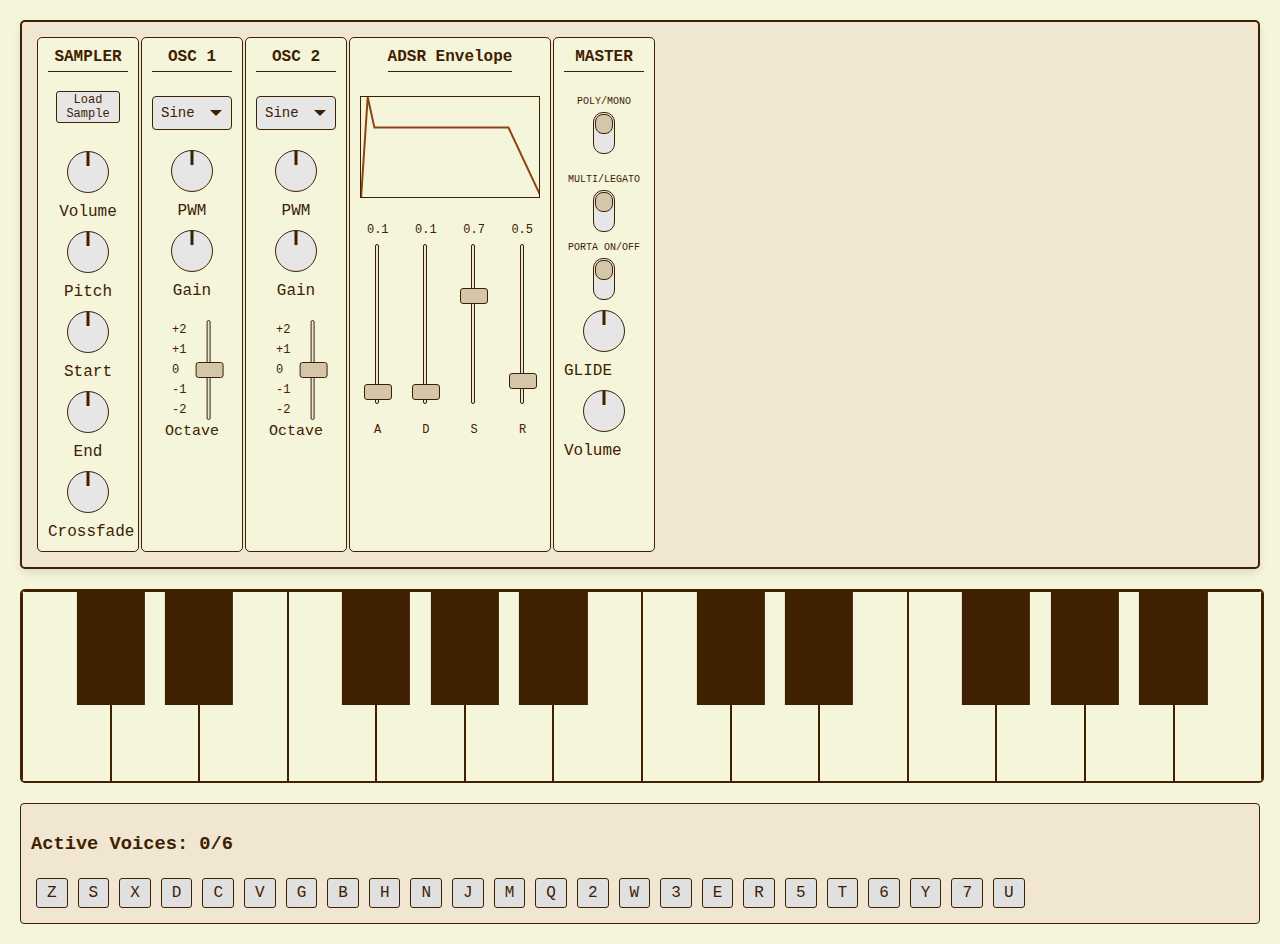
<file: Thule (1).html>
<!DOCTYPE html>
<html lang="en">
<head>
    <meta charset="UTF-8">
    <meta name="viewport" content="width=device-width, initial-scale=1">
    <meta http-equiv="X-UA-Compatible" content="ie=edge">
    <title>ARDIST - Thule</title>
    <style>
        body {
            font-family: 'Courier New', Courier, monospace;
            background-color: #f5f5dc;
            color: #3f2101;
            margin: 0;
            padding: 20px;
            display: flex;
            flex-direction: column;
            align-items: center;
        }
        
        .container {
    max-width: 1500px; /* Increased from 1200px - 25% wider */
    width: 100%;
}
        
        h2 {
            color: #8b4513;
            margin-bottom: 5px;
        }
        
        p {
            margin-top: 5px;
            margin-bottom: 15px;
        }
        
        /* Synth panel styling */
        /* Update the synth-panel class */
.synth-panel {
    display: flex;  /* Change from grid to flex */
    flex-direction: row;
    gap: 2px;
    background-color: #f0e6d2;
    border: 2px solid #3f2101;
    border-radius: 5px;
    padding: 15px;
    margin-bottom: 20px;
    box-shadow: 0 4px 8px rgba(0, 0, 0, 0.1);
    overflow-x: auto;  /* Allow horizontal scrolling if needed */
}
        
        .module {
    background-color: #f5f5dc;
    border: 1px solid #3f2101;
    border-radius: 5px;
    padding: 10px;
    display: flex;
    flex-direction: column;
    width: 80px; /* Fixed width, reduced by ~30% from original */
    min-width: 80px; /* Same as width to prevent resizing */
    max-width: 80px; /* Same as width to prevent resizing */
}
        
        .module-title {
            text-align: center;
            font-weight: bold;
            margin-bottom: 14px;
            padding-bottom: 5px;
            border-bottom: 1px solid #3f2101;
        }
        .wave-select-container {
    position: relative;
    width: 100%;
    margin: 10px 0;
}

.wave-select {
    width: 100%;
    padding: 8px;
    border: 1px solid #3f2101;
    border-radius: 4px;
    background-color: #e6e6e6;
    color: #3f2101;
    font-family: 'Courier New', Courier, monospace;
    font-size: 14px;
    cursor: pointer;
    appearance: none;
    -webkit-appearance: none;
    -moz-appearance: none;
}

/* Custom dropdown arrow */
.wave-select-container::after {
    content: '';
    position: absolute;
    right: 10px;
    top: 50%;
    transform: translateY(-50%);
    width: 0;
    height: 0;
    border-left: 6px solid transparent;
    border-right: 6px solid transparent;
    border-top: 6px solid #3f2101;
    pointer-events: none;
}

/* Hover and focus states */
.wave-select:hover {
    background-color: #d4c6a8;
}

.wave-select:focus {
    outline: none;
    box-shadow: 0 0 0 2px rgba(139, 69, 19, 0.2);
    background-color: #f5f5dc;
}

.tooltip {
    position: absolute;
    background: rgba(63, 33, 1, 0.9);
    color: #f5f5dc;
    padding: 4px 8px;
    border-radius: 4px;
    font-size: 12px;
    pointer-events: none;
    z-index: 1000;
    opacity: 0;
    transition: opacity 0.2s;
}
/* Style for options */
.wave-select option {
    background-color: #f5f5dc;
    color: #3f2101;
    padding: 8px;
}
        /* Sliders and knobs */
        .knob {
    width: 40px;
    height: 40px;
    border-radius: 50%;
    background-color: #e6e6e6;
    border: 1px solid #3f2101;
    position: relative;
    margin: 10px auto;
    cursor: grab;
    transform-origin: center center;
    transition: transform 0.05s ease-out;
}

.knob:active {
    cursor: grabbing;
}

.knob::after {
    content: '';
    position: absolute;
    top: 0;
    left: 50%;
    width: 3px;    /* Changed from 3px to 2px for consistency */
    height: 14px;   /* Changed from 14px to 10px for consistency */
    background-color: #3f2101;
    transform-origin: bottom center;
    transform: translateX(-50%);
}
        
.slider-container {
    display: flex;
    flex-direction: column;
    align-items: center;
    position: relative;
    height: 120px;
    margin: 0 10px;
}

.slider-container label {
    font-size: 12px;
    color: #3f2101;
    margin-top: 10px;
}

.slider-container input[type="range"] {
    width: 100px;
    height: 30px;
    -webkit-appearance: none;
    background: transparent;
    transform: rotate(270deg) translate(-35px, 35px);
}

.slider-container input[type="range"]::-webkit-slider-thumb {
    -webkit-appearance: none;
    height: 28px;
    width: 16px;
    border-radius: 3px;
    background: #d4c6a8;
    border: 1px solid #3f2101;
    cursor: grab;
    margin-top: -12px;
}

.slider-container input[type="range"]::-webkit-slider-runnable-track {
    width: 100%;
    height: 4px;
    background: #e6e6e6;
    border: 1px solid #3f2101;
    border-radius: 2px;
}

.slider-container span {
    font-size: 12px;
    color: #3f2101;
    margin-top: 5px;
}
        
        /* Radio button group styling */
        .radio-group {
            display: flex;
            flex-direction: column;
            gap: 5px;
            margin: 10px 0;
        }
        
        .radio-option {
            display: flex;
            align-items: center;
            gap: 5px;
        }
        
        .radio-option input[type="radio"] {
            margin: 0;
        }
        
        /* Keyboard responsive resizing */
.keyboard {
    display: flex;
    width: 100%;
    position: relative;
    background-color: #f0e6d2;
    border: 2px solid #3f2101;
    border-radius: 5px;
    /* Create an aspect ratio container */
    aspect-ratio: 4 / 1; /* Width:Height ratio for the keyboard */
    max-height: 190px; /* Maximum height */
    margin-top: 20px;
    overflow: hidden;
}

.key {
    flex: 1;
    height: 100%;
    background-color: #f5f5dc;
    border: 1px solid #3f2101;
    cursor: pointer;
    position: relative;
    user-select: none;
    margin: 0;
    padding: 0;
}

.key.black {
    background-color: #3f2101;
    position: absolute;
    width: 7%; /* Relative width instead of fixed pixels */
    height: 60%; /* Height relative to keyboard height */
    z-index: 1;
    border: none;
    transform: translateX(-50%);
    max-width: 5.5%; /* Maximum width for larger screens */
}

/* Update black key positioning calculations */
.key.black:nth-of-type(15) { left: calc(100% * 1/14); }   /* C# */
.key.black:nth-of-type(16) { left: calc(100% * 2/14); }   /* D# */
.key.black:nth-of-type(17) { left: calc(100% * 4/14); }   /* F# */
.key.black:nth-of-type(18) { left: calc(100% * 5/14); }   /* G# */
.key.black:nth-of-type(19) { left: calc(100% * 6/14); }   /* A# */
.key.black:nth-of-type(20) { left: calc(100% * 8/14); }   /* C# (second octave) */
.key.black:nth-of-type(21) { left: calc(100% * 9/14); }   /* D# (second octave) */
.key.black:nth-of-type(22) { left: calc(100% * 11/14); }  /* F# (second octave) */
.key.black:nth-of-type(23) { left: calc(100% * 12/14); }  /* G# (second octave) */
.key.black:nth-of-type(24) { left: calc(100% * 13/14); }  /* A# (second octave) */
/* Add a responsive adjustment for small screens */
@media (max-width: 768px) {
    .keyboard {
        max-height: 150px; /* Smaller maximum height on small screens */
    }
    
    .key.black {
        width: 8%; /* Slightly wider on small screens for better touch targets */
    }
}

/* For very small screens */
@media (max-width: 480px) {
    .keyboard {
        max-height: 120px; /* Even smaller on very small screens */
    }
}
/* Make sure the black keys overflow is visible */

.key.pressed {
    background-color: #d4c6a8;
}

.key.black.pressed {
    background-color: #6b4e29;
}
        
        /* Voice monitoring */
        .voice-monitor {
            margin-top: 20px;
            padding: 10px;
            border: 1px solid #3f2101;
            border-radius: 4px;
            background-color: #f0e6d2;
        }
        
        .voice-item {
            display: inline-block;
            padding: 5px 10px;
            margin: 5px;
            background-color: #e0e0e0;
            border-radius: 3px;
            border: 1px solid #3f2101;
        }
        
        .active-voice {
            background-color: #8b4513;
            color: white;
        }
        
        /* File section styling */
        .file-section {
            display: flex;
            align-items: center;
            gap: 10px;
            margin: 15px 0;
        }
        
        input[type="file"] {
            background-color: #f0e6d2;
            border: 1px solid #3f2101;
            border-radius: 3px;
            padding: 5px;
        }
        
        /* ADSR graph visualization */
        .adsr-graph {
            height: 100px;
            width: 100%;
            border: 1px solid #3f2101;
            background-color: #f5f5dc;
            margin: 10px 0;
            position: relative;
        }
        
        .adsr-line {
            position: absolute;
            background-color: #8b4513;
            width: 2px;
            height: 100%;
            top: 0;
            left: 0;
        }
        
body {
    user-select: none; /* Prevent text selection */
    -webkit-user-select: none;
    -moz-user-select: none;
    -ms-user-select: none;
}
/* Base knob style */
.knob.notched {
    width: 40px;
    height: 40px;
    border-radius: 50%;
    background-color: #e6e6e6;
    border: 1px solid #3f2101;
    position: absolute;
    top: 0;
    left: 0;
    cursor: grab;
    z-index: 2;
}

/* Notch marks around the knob */
.knob.notched::before {
    content: '';
    position: absolute;
    top: -4px;  /* Position outside the knob */
    left: -4px;
    width: 48px;  /* Larger than the knob */
    height: 48px;
    border-radius: 50%;
    background: conic-gradient(
        from 60deg,
        transparent 0deg 2deg,
        #3f2101 2deg 4deg,      /* -2 octave notch */
        transparent 4deg 58deg,
        #3f2101 58deg 60deg,    /* -1 octave notch */
        transparent 60deg 118deg,
        #3f2101 118deg 120deg,  /* 0 octave notch */
        transparent 120deg 178deg,
        #3f2101 178deg 180deg,  /* +1 octave notch */
        transparent 180deg 238deg,
        #3f2101 238deg 240deg,  /* +2 octave notch */
        transparent 240deg 360deg
    );
    opacity: 0.6;
    pointer-events: none;
    z-index: 1;
}

/* Indicator line */
.knob.notched::after {
    content: '';
    position: absolute;
    top: 0;
    left: 50%;
    width: 2px;
    height: 10px;
    background-color: #3f2101;
    transform-origin: bottom center;
    transform: translateX(-50%);
    z-index: 3;
}

.knob-container {
    position: relative;
    width: 40px;
    height: 40px;
    margin: 10px auto;
}
/* Fixed notch ring */
.knob-container::before {
    content: '';
    position: absolute;
    top: -4px;
    left: -4px;
    width: 48px;
    height: 48px;
    border-radius: 50%;
    background: conic-gradient(
        from 240deg,
        #3f2101 0deg 2deg,      /* -2 octave notch */
        transparent 2deg 58deg,
        #3f2101 58deg 60deg,    /* -1 octave notch */
        transparent 60deg 118deg,
        #3f2101 118deg 120deg,  /* 0 octave notch */
        transparent 120deg 178deg,
        #3f2101 178deg 180deg,  /* +1 octave notch */
        transparent 180deg 238deg,
        #3f2101 238deg 240deg,  /* +2 octave notch */
        transparent 240deg 360deg
    );
    opacity: 0.6;
    pointer-events: none;
    z-index: 1;
}
.knob-value {
    font-size: 12px;
    margin-top: 4px;
    color: #3f2101;
}

.octave-control {
    display: flex;
    flex-direction: row;
    align-items: center;
    margin: 10px 0;
    position: relative;
    height: 120px;
}

.octave-slider {
    width: 100px;
    height: 30px;
    -webkit-appearance: none;
    background: transparent;
    transform: rotate(270deg) translate(0%, 22%);
    margin: 35px 0;

}

.octave-slider::-webkit-slider-thumb {
    -webkit-appearance: none;
    height: 28px;
    width: 16px;
    border-radius: 3px;
    background: #d4c6a8;
    border: 1px solid #3f2101;
    cursor: grab;
    margin-top: -12px;
}

.octave-slider::-webkit-slider-runnable-track {
    width: 100%;
    height: 4px;
    background: #e6e6e6;
    border: 1px solid #3f2101;
    border-radius: 2px;
}

.octave-ticks {
    display: flex;
    flex-direction: column;
    justify-content: space-between;
    height: 100px;
    font-size: 12px;
    color: #3f2101;
    margin-left: -80px; /* Adjust space between slider and ticks */
}
/* Adjust the label position */
.octave-control label {
    position: absolute;
    bottom: -10px; /* Moved down by 10px */
    left: 50%;
    transform: translateX(-50%);
    font-size: 15px;
    color: #3f2101;
}
.octave-ticks span {
    line-height: 20px;
}
/* Update the ADSR module layout */
.module[style="grid-column: span 2;"] .module-title {
    margin-top: -5px; /* Adjust to move text up by 5px */
    margin-bottom: 14px;
    padding-top: 0;
    padding-bottom: 5px; /* Add padding-bottom to put the underline in the right spot */
    display: block;
}

.slider-container {
    display: flex;
    flex-direction: column;
    align-items: center;
    width: 60px;
    height: 140px;
    position: relative;
    margin-bottom: 30px; /* Add space for the lower labels */
}

.slider-container label {
    position: absolute;
    bottom: -30px; /* Move labels much lower */
    width: 100%;
    text-align: center;
    font-size: 12px;
    color: #3f2101;
}

.slider-container span {
    position: absolute;
    top: 0;
    width: 100%;
    text-align: center;
    font-size: 12px;
    color: #3f2101;
}

.slider-group {
    display: flex;
    flex-direction: row;
    justify-content: space-evenly;
    align-items: center;
    width: 100%;
    height: 170px;
    margin: 10px 0;
    padding-bottom: 30px; /* Increased padding for lower labels */
}
.module[style="grid-column: span 0;"] {
    display: flex;
    flex-direction: column;
    min-height: 250px;
    min-width: 400px; /* Add minimum width */
    padding: 15px;
}

.adsr-graph {
    width: 100%;
    height: 100px;
    min-height: 100px;
    border: 1px solid #3f2101;
    background-color: #f5f5dc;
    margin: 10px 0;
    position: relative;
    overflow: hidden; /* Prevent overflow */
}

.slider-group {
    display: flex;
    flex-direction: row;
    justify-content: space-evenly; /* Changed from space-around */
    align-items: center;
    width: 100%;
    height: 150px;
    margin: 10px 0;
}

.slider-container {
    display: flex;
    flex-direction: column;
    align-items: center;
    width: 60px; /* Fixed width for container */
    height: 140px;
    position: relative;
}

.slider-container input[type="range"] {
    width: 100px;
    height: 30px;
    -webkit-appearance: none;
    background: transparent;
    transform: rotate(270deg) translate(-35px, 35px);
    margin: 35px 0;
}

.slider-container span {
    position: absolute;
    top: 0;
    width: 100%;
    text-align: center;
    font-size: 12px;
    color: #3f2101;
}

.slider-container label {
    position: absolute;
    bottom: 0;
    width: 100%;
    text-align: center;
    font-size: 12px;
    color: #3f2101;
}
/* ADSR module styles */
.module[style="grid-column: span 0;"] {
    display: flex;
    flex-direction: column;
    width: 160px; /* Match graph width */
    min-width: 160px;
    padding: 15px;
    align-items: center;
}

.adsr-graph {
    width: 105%; /* Reduced from 100% to 80% */
    height: 80px;
    border: 1px solid #3f2101;
    background-color: #f5f5dc;
    margin-bottom: 20px;
    position: relative;
}

/* Values row */
.slider-values {
    display: flex;
    justify-content: space-between;
    width: 220px; /* Match slider group width */
    margin-bottom: 5px;
}

.slider-values span {
    font-size: 12px;
    color: #3f2101;
    width: 40px;
    text-align: center;
}

.slider-group {
    width: 160px; /* Match graph width */
    display: flex;
    justify-content: center;
    margin: 10px 0;
    gap: 7%;
}

.slider-group input[type="range"] {
    width: 120px; /* Reduced width */
    height: 30px;
    -webkit-appearance: none;
    background: transparent;
    transform: rotate(270deg) translate(0px, -50px); /* Adjusted translation */
}

.slider-group input[type="range"]::-webkit-slider-thumb {
    -webkit-appearance: none;
    height: 28px;
    width: 16px;
    border-radius: 3px;
    background: #d4c6a8;
    border: 1px solid #3f2101;
    cursor: grab;
    margin-top: -12px;
}

.slider-group input[type="range"]::-webkit-slider-runnable-track {
    width: 100%;
    height: 4px;
    background: #e6e6e6;
    border: 1px solid #3f2101;
    border-radius: 2px;
}

/* Labels row */
.slider-labels {
    display: flex;
    justify-content: space-between;
    width: 220px;
    margin-top: -10px;
}

.slider-labels label {
    font-size: 12px;
    color: #3f2101;
    width: 40px;
    text-align: center;
}
/* ADSR container styles */
.module[style="grid-column: span 2;"] {
    display: flex;
    flex-direction: column;
    min-width: 170px;
    max-width: 170px;
    padding: 15px;
    align-items: center;
    
}
input[type="range"] {
    -webkit-tap-highlight-color: transparent;
    outline: none;
}

input[type="range"]:focus {
    outline: none;
}

input[type="range"]::-moz-focus-outer {
    border: 0;
}

.slider-group {
    -webkit-tap-highlight-color: transparent;
    outline: none;
}

.slider-container {
    -webkit-tap-highlight-color: transparent;
    outline: none;
}

* {
    -webkit-user-select: none;
    -moz-user-select: none;
    -ms-user-select: none;
    user-select: none;
    -webkit-tap-highlight-color: transparent;
    outline: none;
}
/* Individual slider containers */
.slider-attack, .slider-decay, .slider-sustain, .slider-release {
    position: relative;
    width: 35px; /* Unchanged base width */
    height: 120px;
    margin: 0 7%;
    display: flex;
    flex-direction: column;
    align-items: center;
    user-select: none; /* Prevent text selection */
    pointer-events: none; /* Prevent container from capturing clicks */

}

/* Common slider styles */
.slider-group input[type="range"] {
    position: absolute;
    width: 160px;
    height: 30px;
    -webkit-appearance: none;
    background: transparent;
    transform: rotate(270deg) translate(-40%, 40%);
    /* Center the slider over its label */
    left: -89.5px;
    pointer-events: auto; /* Re-enable clicks for slider */
}

/* Values above sliders */
#attack-value, #decay-value, #sustain-value, #release-value {
    position: absolute;
    top: -20px;
    width: 35px;
    text-align: center;
    font-size: 12px;
    color: #3f2101;
}

/* Labels below sliders */
.slider-labels {
    display: flex;
    justify-content: space-between;
    width: 180px;
    margin-top: 5px;
}

.slider-labels label {
    width: 35px;
    text-align: center;
    font-size: 12px;
    color: #3f2101;
}

/* Slider group containing all sliders */
.slider-group {
    display: flex;
    justify-content: center;
    width: 180px;
    margin: 10px 0;
    gap: 7%; /* Added gap property to match margin */
    
}
/* Add to your existing CSS */
.file-section {
    display: flex;
    flex-direction: column;
    align-items: center;
    width: 100%;
    margin: 5px 0;
}

.custom-file-input {
    position: relative;
    width: 80%;
    height: 45px;
    overflow: hidden;
}

.custom-file-input input[type="file"] {
    position: absolute;
    font-size: 100px;
    opacity: 0;
    right: 0;
    top: 0;
    cursor: pointer;
}

.custom-file-input label {
    display: flex;
    align-items: center;
    justify-content: center;
    background: #e6e6e6;
    border: 1px solid #3f2101;
    border-radius: 3px;
    padding: 8px;
    font-size: 12px;
    color: #3f2101;
    text-align: center;
    cursor: pointer;
    height: 32px;  /* Fixed height */
    min-height: 32px;
    width: 100%;
    box-sizing: border-box;
}

#file-status {
    font-size: 10px;
    color: #3f2101;
    margin-top: 2px;
    white-space: nowrap;
    overflow: hidden;
    text-overflow: ellipsis;
    width: 90%;
    text-align: center;
}
/* Add vertical switch styling */
.switch-container {
    display: flex;
    flex-direction: column;
    align-items: center;
    margin: 10px 0;
}

.switch-label {
    font-size: 10px;
    margin-bottom: 5px;
    color: #3f2101;
    text-align: center;
}

/* Update vertical switch styling */
.vertical-switch {
    width: 20px;
    height: 40px;
    background: #e6e6e6;
    border: 1px solid #3f2101;
    border-radius: 10px;
    position: relative;
    cursor: grab;
}

.vertical-switch::after {
    content: '';
    position: absolute;
    width: 16px;
    height: 18px;
    background: #d4c6a8;
    border: 1px solid #3f2101;
    border-radius: 8px;
    left: 1px;
    top: 1px;
    transition: top 0.1s;
}

.vertical-switch.active::after {
    top: 19px;
}

/* Mono controls container */
.mono-controls {
    width: 100%;
    transition: opacity 0.3s;
}

.legato-controls {
    width: 100%;
    transition: opacity 0.3s;
}
    </style>
</head>
<body>
    </style>
</head>
<body>
    <div class="container">
        
        <div class="synth-panel">
            
          <!-- SAMPLER Module -->
          <div class="module">
            <div class="module-title">SAMPLER</div>
            <div class="file-section">
                <div class="custom-file-input">
                    <input type="file" id="audio-file" accept="audio/*">
                    <label for="audio-file">Load Sample</label>
                </div>
            </div>
            <div class="knob" id="sample-volume-knob"></div>
            <label for="sample-volume-knob" style="text-align: center;">Volume</label>
            <div class="knob" id="sample-pitch-knob"></div>
            <label for="sample-pitch-knob" style="text-align: center;">Pitch</label>
            <div class="knob" id="sample-start-knob"></div>
            <label for="sample-start-knob" style="text-align: center;">Start</label>
            <div class="knob" id="sample-end-knob"></div>
            <label for="sample-end-knob" style="text-align: center;">End</label>
            <!-- Loop switch -->
            <div class="knob" id="sample-crossfade-knob"></div>
            <label for="sample-crossfade-knob" style="text-align: center;">Crossfade</label>
          </div>
            <!-- OSC 1 Module -->
            <div class="module">
                <div class="module-title">OSC 1</div>
                <div class="wave-select-container">
                    <select class="wave-select" name="osc1-wave">
                        <option value="sine">Sine</option>
                        <option value="triangle">Triangle</option>
                        <option value="saw">Saw</option>
                        <option value="square">Square</option>
                        <option value="pulse">Pulse</option>
                    </select>
                </div>
                <div class="knob" id="osc1-pwm-knob"></div>
                <label for="osc1-pwm-knob" style="text-align: center;">PWM</label>
                <div class="knob" id="osc1-gain-knob"></div>
                <label for="osc1-gain-knob" style="text-align: center;">Gain</label>
                <div class="octave-control">
                    <input type="range" class="octave-slider" min="-2" max="2" step="1" value="0">
                    <div class="octave-ticks">
                        <span>+2</span>
                        <span>+1</span>
                        <span>0</span>
                        <span>-1</span>
                        <span>-2</span>
                    </div>
                    <label>Octave</label>
                </div>
            </div>

            <!-- OSC 2 Module -->
            <div class="module">
                <div class="module-title">OSC 2</div>
                <div class="wave-select-container">
                    <select class="wave-select" name="osc2-wave">
                        <option value="sine">Sine</option>
                        <option value="triangle">Triangle</option>
                        <option value="saw">Saw</option>
                        <option value="square">Square</option>
                        <option value="pulse">Pulse</option>
                    </select>
                </div>
                <div class="knob" id="osc2-pwm-knob"></div>
                <label for="osc2-pwm-knob" style="text-align: center;">PWM</label>
                <div class="knob" id="osc2-gain-knob"></div>
                <label for="osc2-gain-knob" style="text-align: center;">Gain</label>
                <div class="octave-control">
                    <input type="range" class="octave-slider" min="-2" max="2" step="1" value="0">
                    <div class="octave-ticks">
                        <span>+2</span>
                        <span>+1</span>
                        <span>0</span>
                        <span>-1</span>
                        <span>-2</span>
                    </div>
                    <label>Octave</label>
                </div>
            </div>

            

            <!-- ADSR Module -->
            <div class="module" style="grid-column: span 2;">
                <div class="module-title">ADSR Envelope</div>
                
                <div class="adsr-graph" id="adsr-visualization">
                    <div class="adsr-line"></div>
                </div>
            
                <div class="slider-group">
                    <div class="slider-attack">
                        <span id="attack-value">0.1</span>
                        <input type="range" id="attack" min="0" max="5" step="0.01" value="0.1">
                    </div>
                    <div class="slider-decay">
                        <span id="decay-value">0.1</span>
                        <input type="range" id="decay" min="0" max="5" step="0.01" value="0.1">
                    </div>
                    <div class="slider-sustain">
                        <span id="sustain-value">0.7</span>
                        <input type="range" id="sustain" min="0" max="1" step="0.01" value="0.7">
                    </div>
                    <div class="slider-release">
                        <span id="release-value">0.5</span>
                        <input type="range" id="release" min="0" max="5" step="0.01" value="0.5">
                    </div>
                </div>
                <div class="slider-labels">
                    <label>A</label>
                    <label>D</label>
                    <label>S</label>
                    <label>R</label>
                </div>
            </div>
            

<div class="module">
    <div class="module-title">MASTER</div>
    
    <!-- Voice Mode Switch -->
    <div class="switch-container">
        <label class="switch-label">POLY/MONO</label>
        <div class="vertical-switch" id="voice-mode-switch"></div>
    </div>
    
    <!-- Mono controls -->
    <div class="mono-controls">
        <!-- Trigger Mode Switch -->
        <div class="switch-container">
            <label class="switch-label">MULTI/LEGATO</label>
            <div class="vertical-switch" id="trigger-mode-switch"></div>
        </div>
        
        <!-- Portamento controls -->
        <div class="legato-controls">
            <div class="switch-container">
                <label class="switch-label">PORTA ON/OFF</label>
                <div class="vertical-switch" id="portamento-switch"></div>
            </div>
            
            <!-- Glide Time Knob -->
            <div class="knob" id="glide-time-knob"></div>
            <label for="glide-time-knob">GLIDE</label>
        </div>
    </div>
    
    <!-- Master Volume -->
    <div class="knob" id="master-volume-knob"></div>
    <label for="master-volume-knob">Volume</label>
</div>
    
   
      

        </div> <!-- End of synth-panel -->
        
        <!-- Keyboard -->
        <div class="keyboard" id="keyboard">
            <!-- Keys will be generated by JavaScript -->
        </div>
        
        <div class="voice-monitor">
            <h3>Active Voices: <span id="voice-count">0</span>/6</h3>
            <div id="voice-display"></div>
        </div>
    </div>

    <script>
        const D = x => document.getElementById(x);
        const TR2 = 2 ** (1.0 / 12.0);
        const audioCtx = new (window.AudioContext || window.webkitAudioContext)();
        const masterGain = audioCtx.createGain();
        masterGain.gain.setValueAtTime(0.5, audioCtx.currentTime);
        masterGain.connect(audioCtx.destination);


// Main keys (first + second octave)
const keys = [
  'Z','S','X','D','C','V','G','B','H','N','J','M',  // First octave
  'Q','2','W','3','E','R','5','T','6','Y','7','U'   // Second octave
];

// Extra punctuation → note index mapping (second octave)
const specialKeyMap = {
  ',': 12, // C
  '.': 14, // D
  '/': 16, // E
  'L': 13, // C#
  'l': 13, // Handle lowercase L
  ';': 15,  // D#
    // Third octave (C through G):
    'I': 24, // C
    "i": 24, // Handle lowercase I
  '9': 25, // C#
  'O': 26, // D
  "o": 26, // Handle lowercase O
  '0': 27, // D#
  'P': 28, // E
  "p": 28, // Handle lowercase P
  '[': 29, // F
  '=': 30, // F#
  ']': 31  // G
};

// Add this after the masterGain initialization
let currentVolume = 0.5; // Initial volume
masterGain.gain.setValueAtTime(currentVolume, audioCtx.currentTime, 0.01);
// Add these global variables at the top with other audio-related variables
// Add to your global variables
let currentSampleDetune = 0; // Range will be -1200 to +1200 cents
let lastPlayedNote = null;
let sampleSource = null;
let isPlaying = false;
let sampleStartPosition = 0; // 0-1 range representing portion of audio file
let sampleEndPosition = 1;   // 0-1 range (default to full sample)
let sampleCrossfadeAmount = 0; // 0-1 range for crossfade percentage
let isSampleLoopOn = false; // Will now be controlled by crossfade knob
let cachedCrossfadedBuffer = null;
let crossfadeUpdateTimer = null;
let startUpdateTimer = null;
let endUpdateTimer = null;
let lastCachedStartPos = null;
let lastCachedEndPos = null;
let lastCachedCrossfade = null;
// Add at top with other global variables
sampleGainNode = audioCtx.createGain();
sampleGainNode.gain.value = 0.5;
// Update the createNote function to use a reference to the current gain value
let currentSampleGain = 0.5; // Add this with other global variables
let currentSamplePosition = 0; // Add this with other global variables

// Replace all knob-related code with this single implementation
function initializeKnob(knob, onChange) {
    let rotation = -150;
    let isDragging = false;
    let lastY;
    const defaultValue = 0.5;

    function resetToDefault() {
        rotation = -150 + (defaultValue * 300);
        knob.style.transform = `rotate(${rotation}deg)`;
        if (onChange) {
            onChange(defaultValue);
        }
    }

    function handleMouseMove(e) {
        if (!isDragging) return;
        
        // Apply different sensitivity based on shift key state
        const sensitivity = e.shiftKey ? 0.25 : 1.0;
        const deltaY = (lastY - e.clientY) * sensitivity;
        lastY = e.clientY;
        
        // Range from -150 to +150 degrees
        const newRotation = Math.min(150, Math.max(-150, rotation + deltaY));
        
        if (newRotation !== rotation) {
            rotation = newRotation;
            knob.style.transform = `rotate(${rotation}deg)`;
            
            if (onChange) {
                const normalizedValue = (rotation + 150) / 300;
                onChange(normalizedValue);
            }
        }
        
        e.preventDefault();
        e.stopPropagation();
    }

    function handleMouseUp() {
        isDragging = false;
        knob.style.cursor = 'grab';
        document.removeEventListener('mousemove', handleMouseMove);
        document.removeEventListener('mouseup', handleMouseUp);
    }

    // Add click handlers for reset functionality
    knob.addEventListener('click', (e) => {
        if (e.altKey) {
            resetToDefault();
        }
    });

    knob.addEventListener('dblclick', () => {
        resetToDefault();
    });

    knob.addEventListener('mousedown', (e) => {
        if (!e.altKey) { // Only start dragging if not alt-clicking
            isDragging = true;
            lastY = e.clientY;
            knob.style.cursor = 'grabbing';
            document.addEventListener('mousemove', handleMouseMove);
            document.addEventListener('mouseup', handleMouseUp);
        }
        e.preventDefault();
    });

    return {
        getValue: () => (rotation + 150) / 300,
        setValue: (value) => {
            const newRotation = (value * 300) - 150;
            rotation = Math.min(150, Math.max(-150, newRotation));
            knob.style.transform = `rotate(${rotation}deg)`;
        }
    };
}


// Place this code right after the initializeKnob function and before any initialization calls

function initializeNotchedKnob(knob, onChange) {
    let rotation = 0;
    let isDragging = false;
    let lastY;
    const degreesPerStep = 60; // 240 degrees total / 4 steps
    const steps = [-2, -1, 0, 1, 2]; // Octave values

    function snapToNotch(rotation) {
        const step = Math.round(rotation / degreesPerStep);
        const limitedStep = Math.max(-2, Math.min(2, step));
        return limitedStep * degreesPerStep;
    }

    function handleMouseMove(e) {
        if (!isDragging) return;
        
        const sensitivity = 1.5;
        const deltaY = (lastY - e.clientY) * sensitivity;
        lastY = e.clientY;
        
        let newRotation = rotation + deltaY;
        let snappedRotation = snapToNotch(newRotation);
        
        if (snappedRotation !== rotation) {
            rotation = snappedRotation;
            knob.style.transform = `rotate(${rotation}deg)`;
            
            if (onChange) {
                const octaveValue = -Math.round(rotation / degreesPerStep);
                onChange(octaveValue);
            }
        }
        
        e.preventDefault();
        e.stopPropagation();
    }

    function handleMouseUp() {
        isDragging = false;
        knob.style.cursor = 'grab';
        document.removeEventListener('mousemove', handleMouseMove);
        document.removeEventListener('mouseup', handleMouseUp);
    }

    knob.addEventListener('mousedown', (e) => {
        isDragging = true;
        lastY = e.clientY;
        knob.style.cursor = 'grabbing';
        document.addEventListener('mousemove', handleMouseMove);
        document.addEventListener('mouseup', handleMouseUp);
        e.preventDefault();
    });

    return {
        getValue: () => -Math.round(rotation / degreesPerStep),
        setValue: (octave) => {
            rotation = -octave * degreesPerStep;
            knob.style.transform = `rotate(${rotation}deg)`;
        }
    };
}
/**
 * Creates a properly loopable buffer with crossfades baked in.
 */
 function createCrossfadedBuffer(originalBuffer, startFraction, endFraction, crossfadeAmount) {
  console.log("createCrossfadedBuffer called:", { startFraction, endFraction, crossfadeAmount });
  try {
    // Basic checks
    if (!originalBuffer || originalBuffer.length === 0) {
      console.log("Invalid originalBuffer");
      return null;
    }
    if (crossfadeAmount <= 0.00001) {
      console.log("Crossfade amount too low:", crossfadeAmount);
      return null;
    }
    if (startFraction >= endFraction) {
      console.log("Start fraction must be less than end fraction:", startFraction, endFraction);
      return null;
    }
    
    const sampleRate = originalBuffer.sampleRate;
    const channels = originalBuffer.numberOfChannels;
    const totalSamples = originalBuffer.length;
    
    // Compute original start and end samples
    let originalStartSample = Math.floor(startFraction * totalSamples);
    const endSample = Math.floor(endFraction * totalSamples);
    let loopLength = endSample - originalStartSample;
    if (loopLength < 100) {
      console.log("Loop too short for crossfade, loopLength:", loopLength);
      return null;
    }
    
    // Determine desired fade length (up to 25% of the loop MP)
    let desiredFadeLength = Math.floor(loopLength * crossfadeAmount * 0.25);
    if (desiredFadeLength < 10) desiredFadeLength = 10;
    if (desiredFadeLength > loopLength / 2) desiredFadeLength = Math.floor(loopLength / 2);
    console.log("Desired fadeLength (samples):", desiredFadeLength);
    
    // Adjust loop start if not enough lead-in samples are available.
    let startSample = originalStartSample;
    if (startSample < desiredFadeLength) {
      console.log(`Not enough lead-in samples; adjusting startSample from ${startSample} to ${desiredFadeLength}`);
      startSample = desiredFadeLength;
      loopLength = endSample - startSample;
      if (loopLength < 100) {
        console.log("Adjusted loop too short for crossfade, loopLength:", loopLength);
        return null;
      }
    }
    const fadeInStart = startSample - desiredFadeLength;
    console.log("Computed values:", { startSample, endSample, loopLength, fadeInStart, desiredFadeLength });
    
    // Create new buffer for the loop region.
    const newBuffer = audioCtx.createBuffer(channels, loopLength, sampleRate);
    
    // For each channel: copy the loop region then apply crossfade on the last part.
    for (let channel = 0; channel < channels; channel++) {
      const origData = originalBuffer.getChannelData(channel);
      const newData = newBuffer.getChannelData(channel);
      
      // Copy loop region from startSample to endSample.
      for (let i = 0; i < loopLength; i++) {
        newData[i] = origData[startSample + i];
      }
      console.log(`Channel ${channel}: Copied samples from ${startSample} to ${endSample}`);
      
      // Apply the crossfade over the last desiredFadeLength samples.
      for (let i = 0; i < desiredFadeLength; i++) {
        const fadeOutFactor = 1 - (i / desiredFadeLength);
        const fadeInFactor = i / desiredFadeLength;
        const idx = loopLength - desiredFadeLength + i;
        const loopValue = newData[idx];
        const leadValue = origData[fadeInStart + i];
        const blended = (loopValue * fadeOutFactor) + (leadValue * fadeInFactor);
        newData[idx] = blended;
        if (i < 3 || i >= desiredFadeLength - 3) {
          console.log(`Channel ${channel}, idx ${idx}: fadeOut=${fadeOutFactor.toFixed(2)}, fadeIn=${fadeInFactor.toFixed(2)}, loopValue=${loopValue.toFixed(2)}, leadValue=${leadValue.toFixed(2)}, blended=${blended.toFixed(2)}`);
        }
      }
    }
    
    console.log(`Created crossfaded buffer: ${(loopLength / sampleRate).toFixed(3)}s loop, fade duration ${(desiredFadeLength / sampleRate).toFixed(3)}s`);
    // Return both the buffer and the adjusted start sample:
    return { buffer: newBuffer, adjustedStartFraction: startSample / totalSamples };
  } catch (e) {
    console.error("Error creating crossfaded buffer:", e);
    return null;
  }
}
function setupLoopCrossfade(note) {
  console.log("SETUP CROSSFADE: Called for note:", note.id);
  
  if (!note || !audioBuffer) {
    console.log("SETUP CROSSFADE: No note or audio buffer");
    return note;
  }
  
  if (note.state === "releasing") {
    console.log("SETUP CROSSFADE: Note is releasing; skipping");
    return note;
  }
  
  console.log("SETUP CROSSFADE: Flags for note", note.id, {
    crossfadeActive: note.crossfadeActive,
    usesProcessedBuffer: note.usesProcessedBuffer,
    looping: note.looping,
    sampleCrossfadeAmount: sampleCrossfadeAmount
  });
  
  // Force process even if flags suggest it's already processed
  console.log("SETUP CROSSFADE: Forcing re-processing");

  // CRITICAL FIX: Make sure we're checking the global sampleCrossfadeAmount
  if (!note.looping || sampleCrossfadeAmount <= 0.01) {
    console.log("SETUP CROSSFADE: Conditions not met for crossfade", {
      noteLooping: note.looping,
      crossfadeAmount: sampleCrossfadeAmount
    });
    return note;
  }
  
  note.crossfadeActive = true;
  
  try {
    console.log("SETUP CROSSFADE: Creating new crossfaded buffer");
    // Always create a new buffer for testing
    const result = createCrossfadedBuffer(audioBuffer, sampleStartPosition, sampleEndPosition, sampleCrossfadeAmount);
    
    if (result && result.buffer) {
      console.log("SETUP CROSSFADE: Successfully created buffer!");
      cachedCrossfadedBuffer = result.buffer;
      
      // Use the crossfaded buffer to create a new source
      const newSource = audioCtx.createBufferSource();
      newSource.buffer = cachedCrossfadedBuffer;
      newSource.loop = true;  // Always loop the crossfaded buffer
      newSource.playbackRate.value = note.source.playbackRate.value;
      newSource.detune.value = currentSampleDetune;
      
      console.log("SETUP CROSSFADE: Replacing source for note", note.id);
      
      // Replace the source with a crossfade
      const fadeTime = 0.08; // Increased for smoother transition
      note.source.disconnect();
      newSource.connect(note.sampleNode);
      newSource.start(0);
      
      setTimeout(() => { 
        try {
          note.source.stop();
          console.log("SETUP CROSSFADE: Stopped old source");
        } catch(e) {
          console.log("SETUP CROSSFADE: Error stopping old source:", e);
        }
      }, fadeTime * 1000);
      
      note.source = newSource;
      note.usesProcessedBuffer = true;
      
      console.log("SETUP CROSSFADE: Updated note to use crossfaded buffer");
    } else {
      console.log("SETUP CROSSFADE: Failed to create crossfaded buffer");
    }
  } catch (e) {
    console.error("SETUP CROSSFADE: Error during setup:", e);
  }
  
  return note;
}
// Knob initializations (only one set)
const knobInitializations = {
      
    'osc1-pwm-knob': (value) => {
        const tooltip = createTooltipForKnob('osc1-pwm-knob', value);
        tooltip.textContent = `PWM: ${(value * 100).toFixed(0)}%`;
        tooltip.style.opacity = '1';
        console.log('OSC1 PWM:', value.toFixed(2));
    },
    'osc1-gain-knob': (value) => {
        const tooltip = createTooltipForKnob('osc1-gain-knob', value);
        tooltip.textContent = `Gain: ${value.toFixed(2)}`;
        tooltip.style.opacity = '1';
        console.log('OSC1 Gain:', value.toFixed(2));
    },
    'osc2-pwm-knob': (value) => {
        const tooltip = createTooltipForKnob('osc2-pwm-knob', value);
        tooltip.textContent = `PWM: ${(value * 100).toFixed(0)}%`;
        tooltip.style.opacity = '1';
        console.log('OSC2 PWM:', value.toFixed(2));
    },
    'osc2-gain-knob': (value) => {
        const tooltip = createTooltipForKnob('osc2-gain-knob', value);
        tooltip.textContent = `Gain: ${value.toFixed(2)}`;
        tooltip.style.opacity = '1';
        console.log('OSC2 Gain:', value.toFixed(2));
    },
    'master-volume-knob': (value) => {
        const tooltip = createTooltipForKnob('master-volume-knob', value);
        tooltip.textContent = `Volume: ${(value * 100).toFixed(0)}%`;
        tooltip.style.opacity = '1';
        masterGain.gain.setTargetAtTime(value, audioCtx.currentTime, 0.01);
        console.log('Master Volume:', value.toFixed(2));
    },
    'sample-volume-knob': (value) => {
        const tooltip = createTooltipForKnob('sample-volume-knob', value);
        tooltip.textContent = `Volume: ${(value * 100).toFixed(0)}%`;
        tooltip.style.opacity = '1';
        currentSampleGain = value;
        // Update all active notes' sample gain
        Object.values(activeNotes).forEach(note => {
            if (note && note.sampleNode) {
                note.sampleNode.gain.value = currentSampleGain;
            }
        });
        console.log('Sample Gain:', value.toFixed(2));
    },
    // ... existing knobs ...
    'sample-pitch-knob': (value) => {
        // Convert 0-1 range to -1200 to +1200 cents
        currentSampleDetune = (value * 2400) - 1200;
    
    // Show and update tooltip
    const tooltip = document.getElementById('pitch-tooltip') || createTooltip();
    tooltip.textContent = `${currentSampleDetune.toFixed(0)} cents`;
    tooltip.style.opacity = '1';
    
    // Update all active notes' sample pitch
    Object.values(activeNotes).forEach(note => {
        if (note && note.source) {
            note.source.detune.setValueAtTime(currentSampleDetune, audioCtx.currentTime);
        }
    });
    
    console.log('Sample Pitch:', currentSampleDetune.toFixed(0) + ' cents');
},

// Add these new knob initializations in the knobInitializations object
'sample-start-knob': (value) => {
    // Ensure start position is always less than end position
    const maxStart = Math.min(value, sampleEndPosition - 0.01);
    sampleStartPosition = maxStart;
    
    const tooltip = createTooltipForKnob('sample-start-knob', value);
    tooltip.textContent = `Start: ${(sampleStartPosition * 100).toFixed(0)}%`;
    tooltip.style.opacity = '1';
    
    console.log('Sample Start:', (sampleStartPosition * 100).toFixed(0) + '%. Scheduling update...');
    
    // Debounce update for sample start knob
    if (startUpdateTimer) { clearTimeout(startUpdateTimer); }
    startUpdateTimer = setTimeout(() => {
        Object.values(activeNotes).forEach(note => {
            if (note && note.source) {
                // Skip update if note is held
                if (heldNotes.includes(note.noteNumber)) {
                    console.log(`Note ${note.id} is held; skipping start update.`);
                    return;
                }
                // Reset flags to force re‑processing
                note.usesProcessedBuffer = false;
                note.crossfadeActive = false;
                updateSamplePlaybackParameters(note);
            }
        });
        startUpdateTimer = null;
    }, 100);
},
'sample-end-knob': (value) => {
    // Ensure end position is always greater than start position
    const minEnd = Math.max(value, sampleStartPosition + 0.01);
    sampleEndPosition = minEnd;
    
    const tooltip = createTooltipForKnob('sample-end-knob', value);
    tooltip.textContent = `End: ${(sampleEndPosition * 100).toFixed(0)}%`;
    tooltip.style.opacity = '1';
    
    console.log('Sample End:', (sampleEndPosition * 100).toFixed(0) + '%. Scheduling update...');
    
    // Debounce update for sample end knob
    if (endUpdateTimer) { clearTimeout(endUpdateTimer); }
    endUpdateTimer = setTimeout(() => {
        Object.values(activeNotes).forEach(note => {
            if (note && note.source) {
                // Skip update if note is held
                if (heldNotes.includes(note.noteNumber)) {
                    console.log(`Note ${note.id} is held; skipping end update.`);
                    return;
                }
                // Reset flags to force re‑processing
                note.usesProcessedBuffer = false;
                note.crossfadeActive = false;
                updateSamplePlaybackParameters(note);
            }
        });
        endUpdateTimer = null;
    }, 100);
},
'sample-crossfade-knob': (value) => {
    const tooltip = createTooltipForKnob('sample-crossfade-knob', value);
    tooltip.textContent = `Crossfade: ${(value * 100).toFixed(0)}%`;
    tooltip.style.opacity = '1';
    sampleCrossfadeAmount = value;
    isSampleLoopOn = value > 0.01;
    console.log(`CROSSFADE KNOB CHANGED: ${(value * 100).toFixed(0)}%, Loop: ${isSampleLoopOn ? 'ON' : 'OFF'}`);
    
    // TESTING: Force create a new crossfaded buffer directly to see if it works
    if (audioBuffer && value > 0.01) {
        console.log("TEST: Directly creating crossfaded buffer");
        const result = createCrossfadedBuffer(audioBuffer, sampleStartPosition, sampleEndPosition, value);
        if (result && result.buffer) {
            console.log("TEST: Successfully created crossfaded buffer!");
            cachedCrossfadedBuffer = result.buffer;
            lastCachedStartPos = sampleStartPosition;
            lastCachedEndPos = sampleEndPosition;
            lastCachedCrossfade = value;
        } else {
            console.log("TEST: Failed to create crossfaded buffer");
        }
    }

    // Regular debounced update
    if (crossfadeUpdateTimer) { clearTimeout(crossfadeUpdateTimer); }
    crossfadeUpdateTimer = setTimeout(() => {
        console.log("CROSSFADE UPDATE TIMER FIRED with", Object.keys(activeNotes).length, "active notes");
        Object.values(activeNotes).forEach(note => {
            if (note && note.source) {
                console.log(`Processing note ${note.id}, held: ${heldNotes.includes(note.noteNumber)}`);
                // Skip held notes
                if (heldNotes.includes(note.noteNumber)) {
                    console.log(`Note ${note.id} is held; skipping crossfade update.`);
                    return;
                }
                
                console.log(`Forcing re-processing for note ${note.id}`);
                // Force re-processing - important!
                note.usesProcessedBuffer = false;
                note.crossfadeActive = false;
                
                // This is crucial: first create the crossfaded buffer, then update the note
                if (isSampleLoopOn) {
                    note.looping = true; // Force looping flag to true!
                    setupLoopCrossfade(note);
                }
                updateSamplePlaybackParameters(note);
            }
        });
        crossfadeUpdateTimer = null;
    }, 100);
},
'glide-time-knob': (value) => {
    const tooltip = createTooltipForKnob('glide-time-knob', value);
    tooltip.textContent = `${(value * 2000).toFixed(0)}ms`;
    tooltip.style.opacity = '1';
    glideTime = value * 2; // 0-2 seconds range
    console.log('Glide Time:', (value * 2000).toFixed(0) + 'ms');
},
};
/**
 * Updates existing note playback parameters.
 * For crossfaded loops, if not already using the processed buffer,
 * this will create a new note and fade out the old one.
 */
 function updateSamplePlaybackParameters(note) {
  if (!note || !audioBuffer) return note;
  if (note.isBeingUpdated) return note;
  if (note.state === "releasing") {
    console.log("updateSamplePlaybackParameters: Note", note.id, "is releasing; skipping update.");
    return note;
  }
  note.isBeingUpdated = true;
  
  // Reset flags to force new settings to take hold
  note.crossfadeActive = false;
  note.usesProcessedBuffer = false;
  
  try {
    if (sampleCrossfadeAmount > 0.01) {
      console.log("updateSamplePlaybackParameters: Creating replacement note with crossfade for note", note.id);
      const replacementNote = createNote(
        note.noteNumber,
        audioBuffer,
        audioCtx,
        masterGain
      );
      if (replacementNote) {
        replacementNote.gainNode.gain.value = note.gainNode.gain.value;
        quickFadeOut(note, 0.03);
        note = replacementNote;
        console.log("updateSamplePlaybackParameters: Replaced note", note.id, "with crossfaded version");
      }
    } else {
      if (note.source && note.looping) {
        note.source.loop = isSampleLoopOn;
        note.source.loopStart = sampleStartPosition * audioBuffer.duration;
        note.source.loopEnd = sampleEndPosition * audioBuffer.duration;
        console.log("updateSamplePlaybackParameters: Updated loop points for note", note.id);
      }
      if (
        !note.looping ||
        Math.abs(note.sampleStartPosition - sampleStartPosition * audioBuffer.duration) > 0.01
      ) {
        console.log("updateSamplePlaybackParameters: Creating new source for note", note.id);
        const newSource = audioCtx.createBufferSource();
        newSource.buffer = audioBuffer;
        newSource.loop = isSampleLoopOn;
        newSource.playbackRate.value = note.source.playbackRate.value;
        newSource.detune.value = currentSampleDetune;
        if (isSampleLoopOn) {
          newSource.loopStart = sampleStartPosition * audioBuffer.duration;
          newSource.loopEnd = sampleEndPosition * audioBuffer.duration;
        }
        note.source.disconnect();
        newSource.connect(note.sampleNode);
        newSource.start(0, sampleStartPosition * audioBuffer.duration);
        setTimeout(() => { 
          try { note.source.stop(); } catch (e) {} 
        }, 30);
        note.source = newSource;
        note.sampleStartPosition = sampleStartPosition * audioBuffer.duration;
        note.sampleEndPosition = sampleEndPosition * audioBuffer.duration;
        console.log("updateSamplePlaybackParameters: New source set for note", note.id);
      }
    }
  } finally {
    note.isBeingUpdated = false;
  }
  return note;
}
// Function: createNote (updated to include start/end and loop parameters)
function createNote(noteNumber, buffer, audioCtx, destination) {
      const noteId = `${noteNumber}_${Date.now()}`;
      const source = audioCtx.createBufferSource();
      
      let useOriginalBuffer = true;
      let actualStartPosition = sampleStartPosition;
      
      // CRITICAL FIX: Check if we need to use the crossfaded buffer immediately
      if (isSampleLoopOn && sampleCrossfadeAmount > 0.01 && cachedCrossfadedBuffer) {
        console.log("Creating note with crossfaded buffer immediately");
        source.buffer = cachedCrossfadedBuffer;
        source.loop = true;
        useOriginalBuffer = false;
      } else {
        source.buffer = buffer;
        const totalDuration = buffer.duration;
        const startTimeInBuffer = sampleStartPosition * totalDuration;
        const endTimeInBuffer = sampleEndPosition * totalDuration;
        
        if (isSampleLoopOn) {
          source.loop = true;
          source.loopStart = startTimeInBuffer;
          source.loopEnd = endTimeInBuffer;
        }
      }
      
      source.playbackRate.value = TR2 ** (noteNumber - 12);
      source.detune.setValueAtTime(currentSampleDetune, audioCtx.currentTime);

      const gainNode = audioCtx.createGain();
      const sampleNode = audioCtx.createGain();
      gainNode.gain.value = 0.5;
      sampleNode.gain.value = currentSampleGain;

      source.connect(sampleNode);
      sampleNode.connect(gainNode);
      gainNode.connect(destination);

      const note = {
        id: noteId,
        noteNumber,
        source,
        gainNode,
        sampleNode,
        startTime: audioCtx.currentTime,
        state: "starting",
        scheduledEvents: [],
        sampleStartPosition: useOriginalBuffer ? (sampleStartPosition * buffer.duration) : 0,
        sampleEndPosition: useOriginalBuffer ? (sampleEndPosition * buffer.duration) : cachedCrossfadedBuffer.duration,
        looping: isSampleLoopOn,
        usesProcessedBuffer: !useOriginalBuffer,
        crossfadeActive: !useOriginalBuffer
      };

      // Start the source - if using crossfaded buffer, start at beginning
      if (useOriginalBuffer) {
        const startTimeInBuffer = sampleStartPosition * buffer.duration;
        source.start(0, startTimeInBuffer);
        
        if (!isSampleLoopOn) {
          const effectiveDuration = (sampleEndPosition - sampleStartPosition) * buffer.duration;
          if (effectiveDuration > 0) {
            const fadeOut = 0.015;
            const stopTime = audioCtx.currentTime + effectiveDuration;
            sampleNode.gain.setValueAtTime(sampleNode.gain.value, stopTime - fadeOut);
            sampleNode.gain.linearRampToValueAtTime(0, stopTime);
            source.stop(stopTime + 0.01);
          }
        }
      } else {
        source.start(0); // Start at beginning of crossfaded buffer
      }

      // Smooth attack if starting from middle of sample
      if (sampleStartPosition > 0 && useOriginalBuffer) {
        const fadeIn = 0.015;
        sampleNode.gain.setValueAtTime(0, audioCtx.currentTime);
        sampleNode.gain.linearRampToValueAtTime(currentSampleGain, audioCtx.currentTime + fadeIn);
      }
      
      activeNotes[noteId] = note;
      
      // Print debug info about the note
      console.log(`Created note ${noteId} with ${useOriginalBuffer ? "original" : "crossfaded"} buffer:`, {
        looping: note.looping,
        usesProcessedBuffer: note.usesProcessedBuffer,
        crossfadeActive: note.crossfadeActive,
        buffer: source.buffer.duration,
        loopStart: source.loopStart,
        loopEnd: source.loopEnd
      });
      
      return note;
}
/**
 * Sets up loop crossfade without recursion.
 * (Do not call updateSamplePlaybackParameters or createNote here.)
 */


// Update the DOMContentLoaded event listener
document.addEventListener('DOMContentLoaded', () => {
    // Initialize all regular knobs
    Object.entries(knobInitializations).forEach(([id, callback]) => {
        const knob = D(id);
        if (knob) {
            const control = initializeKnob(knob, callback);
            control.setValue(0.5);
        }
    });

    // Initialize octave knobs
    ['osc1-octave-knob', 'osc2-octave-knob'].forEach(id => {
        const knob = D(id);
        const valueId = id.replace('-knob', '-value');
        if (knob) {
            const control = initializeNotchedKnob(knob, (value) => {
                D(valueId).textContent = value > 0 ? `+${value}` : value;
                console.log(`${id} octave:`, value);
            });
            control.setValue(0);
        }
    });
});

// Remove any other knob initialization code
        const keyStates = {};
        keys.forEach(key => keyStates[key] = false);
// Add to global variables

const MAX_MONO = 1;
        let audioBuffer = null;
        const MAX_POLYPHONY = 6;
        const activeVoices = []; // FIFO queue of active notes with their key info
        const activeNotes = {}; // Stores active notes
        const playingNotes = [];
        let playingNoteCount = 0;

        // Generate piano keyboard
        function generateKeyboard() {
            
    const keyboard = D('keyboard');
    keyboard.innerHTML = '';
    
    // Create white keys first
    const whiteKeys = ['C', 'D', 'E', 'F', 'G', 'A', 'B', 
                      'C', 'D', 'E', 'F', 'G', 'A', 'B']; // Two octaves
    
    for (let i = 0; i < whiteKeys.length; i++) {
        const key = document.createElement('div');
        key.className = 'key';
        // Map to the correct index in the keys array
        const keyIndex = getWhiteKeyIndex(i);
        key.dataset.noteIndex = keyIndex;
        keyboard.appendChild(key);
        
        // Add mouse events
        key.addEventListener('mousedown', () => {
            noteOn(parseInt(key.dataset.noteIndex));
            key.classList.add('pressed');
        });
        
        key.addEventListener('mouseup', () => {
            noteOff(parseInt(key.dataset.noteIndex));
            key.classList.remove('pressed');
        });
        
        key.addEventListener('mouseleave', () => {
            if (key.classList.contains('pressed')) {
                noteOff(parseInt(key.dataset.noteIndex));
                key.classList.remove('pressed');
            }
        });
    }
  // Add this after your existing initializeKnob function
  function initializeNotchedKnob(knob, onChange) {
    let rotation = 0;
    let isDragging = false;
    let lastY;
    const degreesPerStep = 60;

    function snapToNotch(rotation) {
        const steps = Math.round(rotation / degreesPerStep);
        const limitedSteps = Math.max(-2, Math.min(2, steps));
        return limitedSteps * degreesPerStep;
    }

    function handleMouseMove(e) {
        if (!isDragging) return;
        
        const sensitivity = 1.0; // Increased sensitivity
        const deltaY = (lastY - e.clientY) * sensitivity;
        lastY = e.clientY;
        
        let newRotation = rotation + deltaY;
        newRotation = snapToNotch(newRotation);
        
        if (newRotation !== rotation) {
            rotation = newRotation;
            knob.style.transform = `rotate(${rotation}deg)`;
            
            if (onChange) {
                // Convert rotation to octave value (-2 to +2)
                const octaveValue = Math.round(-rotation / degreesPerStep);
                onChange(octaveValue);
            }
        }
        
        e.preventDefault();
        e.stopPropagation();
    }

    function handleMouseUp() {
        isDragging = false;
        knob.style.cursor = 'grab';
        document.removeEventListener('mousemove', handleMouseMove);
        document.removeEventListener('mouseup', handleMouseUp);
    }

    knob.addEventListener('mousedown', (e) => {
        isDragging = true;
        lastY = e.clientY;
        knob.style.cursor = 'grabbing';
        document.addEventListener('mousemove', handleMouseMove);
        document.addEventListener('mouseup', handleMouseUp);
        e.preventDefault();
    });

    return {
        getValue: () => Math.round(-rotation / degreesPerStep),
        setValue: (octave) => {
            rotation = -octave * degreesPerStep;
            knob.style.transform = `rotate(${rotation}deg)`;
        }
    };
}

// Replace the octave initialization code with this
document.addEventListener('DOMContentLoaded', () => {
    // Initialize octave sliders
    ['osc1', 'osc2'].forEach(id => {
        const slider = document.querySelector(`#${id}-octave-slider`);
        if (slider) {
            slider.addEventListener('input', (e) => {
                console.log(`${id.toUpperCase()} Octave:`, e.target.value);
            });
        }
    });
});
// Update the black keys creation in generateKeyboard
const blackKeys = [0, 1, 2, 3, 4, 5, 6, 7, 8, 9]; // Positions for all black keys

blackKeys.forEach((position) => {
    const key = document.createElement('div');
    key.className = 'key black';
    const keyIndex = getBlackKeyIndex(position);
    key.dataset.noteIndex = keyIndex;
    keyboard.appendChild(key);
    
    // Add mouse events
    key.addEventListener('mousedown', () => {
        noteOn(parseInt(key.dataset.noteIndex));
        key.classList.add('pressed');
    });
    
    key.addEventListener('mouseup', () => {
        noteOff(parseInt(key.dataset.noteIndex));
        key.classList.remove('pressed');
    });
    
    key.addEventListener('mouseleave', () => {
        if (key.classList.contains('pressed')) {
            noteOff(parseInt(key.dataset.noteIndex));
            key.classList.remove('pressed');
        }
    });
})};

// Helper functions to map key positions to note indices
function getWhiteKeyIndex(position) {
    // Maps white key position to the corresponding index in the keys array
    const whiteKeyMap = [0, 2, 4, 5, 7, 9, 11]; // C, D, E, F, G, A, B positions
    const octave = Math.floor(position / 7);
    const noteInOctave = position % 7;
    return whiteKeyMap[noteInOctave] + (octave * 12);
}

function getBlackKeyIndex(position) {
    // Black key mapping for the entire keyboard
    const blackKeyIndices = [
        1,  // C#
        3,  // D#
        6,  // F#
        8,  // G#
        10, // A#
        13, // C# (second octave)
        15, // D# (second octave)
        18, // F# (second octave)
        20, // G# (second octave)
        22  // A# (second octave)
    ];
    
    return blackKeyIndices[position];
}

        // Add interface updating functions
        function updateSliderValues() {
            D('attack-value').textContent = D('attack').value;
            D('decay-value').textContent = D('decay').value;
            D('sustain-value').textContent = D('sustain').value;
            D('release-value').textContent = D('release').value;
            updateADSRVisualization();
        }

        // ADSR visualization
        function updateADSRVisualization() {
            const attack = parseFloat(D('attack').value);
            const decay = parseFloat(D('decay').value);
            const sustain = parseFloat(D('sustain').value);
            const release = parseFloat(D('release').value);
            
            const graph = D('adsr-visualization');
            const totalTime = attack + decay + 2 + release; // 2 seconds for sustain
            const width = graph.offsetWidth;
            const height = graph.offsetHeight;
            
            // Calculate points for ADSR envelope
            const attackX = (attack / totalTime) * width;
            const decayX = attackX + ((decay / totalTime) * width);
            const releaseStartX = decayX + ((2 / totalTime) * width); // 2 seconds sustain
            const releaseEndX = width;
            
            // Create SVG path for visualization
            const canvas = document.createElement('canvas');
            canvas.width = width;
            canvas.height = height;
            const ctx = canvas.getContext('2d');
            
            // Clear canvas
            ctx.clearRect(0, 0, width, height);
            ctx.strokeStyle = '#8b4513';
            ctx.lineWidth = 2;
            
            // Draw ADSR path
            ctx.beginPath();
            ctx.moveTo(0, height); // Start at bottom left
            ctx.lineTo(attackX, 0); // Attack to peak
            ctx.lineTo(decayX, height - (sustain * height)); // Decay to sustain level
            ctx.lineTo(releaseStartX, height - (sustain * height)); // Sustain
            ctx.lineTo(releaseEndX, height); // Release
            ctx.stroke();
            
            // Update visualization
            graph.innerHTML = '';
            graph.appendChild(canvas);
        }
    
        // Update the voice monitoring display
        // Update the voice display function to handle releasing state
// Update the updateVoiceDisplay function
// Update the updateVoiceDisplay function to also update keyboard
function updateVoiceDisplay() {
    const displayEl = D('voice-display');
    displayEl.innerHTML = '';
    
    // Only count and display notes that are in "playing" state
    const playingNotes = Object.values(activeNotes).filter(
        note => note && note.state === "playing"
    );
    
    // Update count first
    const activeNoteCount = Math.min(playingNotes.length, MAX_POLYPHONY);
    D('voice-count').textContent = activeNoteCount;
    
    // Create display items for keyboard keys
    keys.forEach((key, index) => {
        const voiceItem = document.createElement('div');
        voiceItem.className = 'voice-item';
        voiceItem.textContent = key;
        
        // Only show as active if the note is actually playing
        const isPlaying = playingNotes.some(
            note => note.noteNumber === index
        );
        
        if (isPlaying) {
            voiceItem.classList.add('active-voice');
        }
        
        displayEl.appendChild(voiceItem);
    });

    // Update keyboard visual state
    updateKeyboardDisplay();
}

// you're the best <3 and you should put french fries in my car so that my car smells like fries forever :) - from Asher to Faith
        // Add event listeners for sliders
        D('attack').addEventListener('input', updateSliderValues);
        D('decay').addEventListener('input', updateSliderValues);
        D('sustain').addEventListener('input', updateSliderValues);
        D('release').addEventListener('input', updateSliderValues);

        // Update createNote to use unique IDs instead of note numbers as keys
       

       // Update releaseNote to properly handle keyboard display

    function startNote(noteNumber, audioCtx, destination, buffer) {
    // Create new note
    const note = createNote(noteNumber, buffer, audioCtx, destination);
    
    // Apply ADSR envelope
    const attack = parseFloat(D('attack').value);
    const decay = parseFloat(D('decay').value);
    const sustain = parseFloat(D('sustain').value);
    const now = audioCtx.currentTime;
    
    note.gainNode.gain.setValueAtTime(0, now);
    note.gainNode.gain.linearRampToValueAtTime(1, now + attack);
    note.gainNode.gain.linearRampToValueAtTime(sustain, now + attack + decay);
    
    note.state = "playing";
    updateVoiceDisplay();
    return note;
}
// Update releaseNote function to use noteId instead of noteNumber
function releaseNote(noteId, audioCtx) {
  const note = activeNotes[noteId];
  if (!note || note.state !== "playing") {
    console.log("releaseNote: Note", noteId, "is not playing. Skipping release.");
    return;
  }
  
  // If the note is using the processed (crossfaded) buffer, disable looping
  if (note.usesProcessedBuffer) {
    note.looping = false;
    console.log("releaseNote: Disabling looping for processed note", noteId);
  }
  
  note.state = "releasing";
  const release = parseFloat(D('release').value);
  const now = audioCtx.currentTime;
  
  note.gainNode.gain.cancelScheduledValues(now);
  const currentGain = note.gainNode.gain.value;
  note.gainNode.gain.setValueAtTime(currentGain, now);
  note.gainNode.gain.linearRampToValueAtTime(0, now + release);
  
  try {
    note.source.stop(now + release + 0.05);
    console.log("releaseNote: Scheduling stop for note", noteId, "at", now + release + 0.05);
  } catch (e) {
    console.log("releaseNote: Error stopping source for note", noteId, e);
  }
  
  const releaseTimer = setTimeout(() => {
    if (note.state === "releasing") {
      killNote(note.id);
      updateVoiceDisplay();
      console.log("releaseNote: Note", noteId, "has been cleaned up.");
    }
  }, (release * 1000) + 100);
  
  note.releaseTimer = releaseTimer;
  note.scheduledEvents.push({ type: "timeout", id: releaseTimer });
  
  updateVoiceDisplay();
}
// Rename existing noteOn/noteOff to these:
// Update handlePolyNoteOn function
// Update handlePolyNoteOn function
function handlePolyNoteOn(noteNumber) {
    if (!heldNotes.includes(noteNumber)) {
    heldNotes.push(noteNumber);
}

// Gather all notes that are still alive (playing or releasing)
let active = Object.values(activeNotes).filter(
    n => n.state === "playing" || n.state === "releasing"
);

// While we are at or above the poly limit,
// kill the oldest note to free a slot
while (active.length >= MAX_POLYPHONY) {
    // Sort oldest first
    active.sort((a, b) => a.startTime - b.startTime);
    const oldest = active[0];

    // Mark it as "fadingOut" so it won't be counted in active[] next loop
    oldest.state = "fadingOut";
    quickFadeOut(oldest, 0.15); // short forced fade

    // Re-check the active list
    active = Object.values(activeNotes).filter(
        n => n.state === "playing" || n.state === "releasing"
    );
}

// Now that we freed up a slot, start the new note
startNewPolyNote(noteNumber);
updateVoiceDisplay();
}
// Helper to start a note with portamento if needed
function startNewPolyNote(noteNumber) {
    if (isPortamentoOn && lastPlayedNote !== null) {
        const note = startNote(noteNumber, audioCtx, masterGain, audioBuffer);
        const startRate = TR2 ** (lastPlayedNote - 12);
        const targetRate = TR2 ** (noteNumber - 12);

        note.source.playbackRate.setValueAtTime(startRate, audioCtx.currentTime);
        note.source.playbackRate.linearRampToValueAtTime(
            targetRate,
            audioCtx.currentTime + glideTime
        );
    } else {
        startNote(noteNumber, audioCtx, masterGain, audioBuffer);
    }
    lastPlayedNote = noteNumber;
}
// Fix handlePolyNoteOff function
function handlePolyNoteOff(noteNumber) {
    // Remove from held notes
    heldNotes = heldNotes.filter(n => n !== noteNumber);

    // Release all instances of this note
    Object.values(activeNotes).forEach(note => {
        if (note.noteNumber === noteNumber && note.state === "playing") {
            releaseNote(note.id, audioCtx);
        }
    });
    updateVoiceDisplay();
}updateVoiceDisplay();


// Initialize switches on DOM load
document.addEventListener('DOMContentLoaded', () => {
    initializeSwitches();
});

        // Fix the killNote function
        function killNote(noteId) {
    const note = activeNotes[noteId];
    if (!note) return false;

    // Clean up scheduled events
    note.scheduledEvents.forEach(event => {
        if (event.type === "timeout") {
            clearTimeout(event.id);
        }
    });

    // Stop the source and disconnect nodes
    try {
        note.gainNode.gain.cancelScheduledValues(audioCtx.currentTime);
        note.gainNode.gain.setValueAtTime(0, audioCtx.currentTime);
        if (note.source) {
            note.source.stop(audioCtx.currentTime);
        }
    } catch (e) {
        console.log("Error during cleanup:", e);
    }

    // Remove note from active notes
    delete activeNotes[noteId];
    return true;
}

function updateKeyboardDisplay() {
    // Update all keyboard keys based on active notes
    document.querySelectorAll('.key').forEach(keyElement => {
        const noteIndex = parseInt(keyElement.dataset.noteIndex);
        const isNotePlaying = Object.values(activeNotes).some(
            note => note.noteNumber === noteIndex && note.state === "playing"
        );
        
        keyElement.classList.toggle('pressed', isNotePlaying);
    });
}

// Update noteOn to handle polyphony with unique note instances
// Update noteOn to ensure proper mode handling
function noteOn(noteNumber) {
    if (!audioBuffer) {
        console.error("No audio buffer available!");
        return;
    }

    if (isMonoMode) {
        handleMonoNoteOn(noteNumber);
    } else {
        handlePolyNoteOn(noteNumber);
    }
    updateKeyboardDisplay();
}

function noteOff(noteNumber) {
    if (isMonoMode) {
        handleMonoNoteOff(noteNumber);
    } else {
        handlePolyNoteOff(noteNumber);
    }
    updateKeyboardDisplay();
}

document.onkeydown = function(e) {
  // Stop repeated keydown events
  if (e.repeat) return;

  const upperKey = e.key.toUpperCase();
  console.log("Key pressed:", e.key);

  // 1) Check main keys array (letters/digits)
  if (keys.includes(upperKey) && !keyStates[upperKey]) {
    console.log("Mapped to note index:", keys.indexOf(upperKey));
    keyStates[upperKey] = true;
    noteOn(keys.indexOf(upperKey));
    updateKeyboardDisplay();
    return;
  }

  // 2) Check punctuation map
  if (Object.prototype.hasOwnProperty.call(specialKeyMap, e.key) && !keyStates[e.key]) {
    console.log("Special key pressed:", e.key, "=> Note index:", specialKeyMap[e.key]);
    keyStates[e.key] = true;
    noteOn(specialKeyMap[e.key]);
    updateKeyboardDisplay();
  }
};

document.onkeyup = function(e) {
  const upperKey = e.key.toUpperCase();
  console.log("Key released:", e.key);

  // 1) Check main keys array (letters/digits)
  if (keys.includes(upperKey) && keyStates[upperKey]) {
    console.log("Released from array:", upperKey);
    keyStates[upperKey] = false;
    noteOff(keys.indexOf(upperKey));
    updateKeyboardDisplay();
    return;
  }

  // 2) Check punctuation map
  if (Object.prototype.hasOwnProperty.call(specialKeyMap, e.key) && keyStates[e.key]) {
    console.log("Released special key:", e.key);
    keyStates[e.key] = false;
    noteOff(specialKeyMap[e.key]);
    updateKeyboardDisplay();
  }
};

// Update the keyboard generation to use correct note triggering
function generateKeyboard() {
    const keyboard = D('keyboard');
    keyboard.innerHTML = '';

    // Create white keys first
    const whiteKeys = ['C', 'D', 'E', 'F', 'G', 'A', 'B', 
                      'C', 'D', 'E', 'F', 'G', 'A', 'B']; // Two octaves
    
    for (let i = 0; i < whiteKeys.length; i++) {
        const key = document.createElement('div');
        key.className = 'key';
        // Map to the correct index in the keys array
        const keyIndex = getWhiteKeyIndex(i);
        key.dataset.noteIndex = keyIndex;
        keyboard.appendChild(key);
        
        // Add mouse events
        key.addEventListener('mousedown', () => {
            noteOn(parseInt(key.dataset.noteIndex));
            key.classList.add('pressed');
        });
        
        key.addEventListener('mouseup', () => {
            noteOff(parseInt(key.dataset.noteIndex));
            key.classList.remove('pressed');
        });
        
        key.addEventListener('mouseleave', () => {
            if (key.classList.contains('pressed')) {
                noteOff(parseInt(key.dataset.noteIndex));
                key.classList.remove('pressed');
            }
        });
    }

      // Create black keys
      for (let i = 0; i < 10; i++) { // 5 black keys per octave, 2 octaves
        const key = document.createElement('div');
        key.className = 'key black';
        const keyIndex = getBlackKeyIndex(i);
        key.dataset.noteIndex = keyIndex;
        
        key.addEventListener('mousedown', () => {
            noteOn(parseInt(key.dataset.noteIndex));
            key.classList.add('pressed');
        });
        
        key.addEventListener('mouseup', () => {
            noteOff(parseInt(key.dataset.noteIndex));
            key.classList.remove('pressed');
        });
        
        key.addEventListener('mouseleave', () => {
            if (key.classList.contains('pressed')) {
                noteOff(parseInt(key.dataset.noteIndex));
                key.classList.remove('pressed');
            }
        });
        
        keyboard.appendChild(key);
    }
}


        function handleFileSelect(event) {
    const file = event.target.files[0];
    if (file) {
        const reader = new FileReader();
        reader.onload = function(e) {
            audioCtx.decodeAudioData(e.target.result, function(buffer) {
                audioBuffer = buffer;
                
                // Create new source node
                if (sampleSource) {
                    sampleSource.stop();
                }
                sampleSource = audioCtx.createBufferSource();
                sampleSource.buffer = buffer;
                
                // Connect the audio chain
                sampleSource.connect(sampleGainNode);
                sampleSource.start();
                
                // Update the label text to show the file name
                const fileLabel = document.querySelector('label[for="audio-file"]');
                if (fileLabel) {
                    // Truncate filename if too long
                    const maxLength = 12;
                    const displayName = file.name.length > maxLength ? 
                        file.name.substring(0, maxLength-3) + '...' : 
                        file.name;
                    fileLabel.textContent = displayName;
                }
            });
        };
        reader.readAsArrayBuffer(file);
    }
}

function checkAudioAvailable() {
    if (!audioBuffer) {
        console.warn("No audio buffer available - load a sample first!");
        return false;
    }
    return true;
}

        D('audio-file').addEventListener('change', handleFileSelect);
        
        // Clean up everything
        function cleanupAllNotes() {
            for (const noteNum in activeNotes) {
                killNote(parseInt(noteNum));
            }
            
            // Reset all key states
            for (const key in keyStates) {
                keyStates[key] = false;
            }
            
            updateVoiceDisplay();
        }

        // Add additional safety with blur/focus event handling
        window.addEventListener('blur', cleanupAllNotes);
        document.addEventListener('visibilitychange', () => {
            if (document.hidden) {
                cleanupAllNotes();
            }
        });

        // Initialize interface
        generateKeyboard();
        updateSliderValues();
        updateVoiceDisplay();
        updateADSRVisualization();

        document.addEventListener('DOMContentLoaded', () => {
    // Initialize all knobs with placeholder functionality
    const knobInitializations = {
        'osc1-pwm-knob': (value) => console.log('OSC1 PWM:', value.toFixed(2)),
        'osc1-gain-knob': (value) => console.log('OSC1 Gain:', value.toFixed(2)),
        'osc2-pwm-knob': (value) => console.log('OSC2 PWM:', value.toFixed(2)),
        'osc2-gain-knob': (value) => console.log('OSC2 Gain:', value.toFixed(2)),
        'vcf-cutoff-knob': (value) => console.log('VCF Cutoff:', value.toFixed(2)),
        'vcf-resonance-knob': (value) => console.log('VCF Resonance:', value.toFixed(2)),
        'lfo-rate-knob': (value) => console.log('LFO Rate:', value.toFixed(2)),
        'arp-rate-knob': (value) => console.log('ARP Rate:', value.toFixed(2)),
        'sample-volume-knob': (value) => {
            if (sampleGainNode) {
                sampleGainNode.gain.setValueAtTime(value, audioCtx.currentTime);
                console.log('Sample Gain:', value.toFixed(2));
            }
        }
    };
});

    // Initialize all regular knobs
    Object.entries(knobInitializations).forEach(([id, callback]) => {
        const knob = D(id);
        if (knob) {
            const control = initializeKnob(knob, callback);
            control.setValue(0.5); // Set initial position
        }
    });

    // Initialize octave knobs
    ['osc1-octave-knob', 'osc2-octave-knob'].forEach(id => {
        const knob = D(id);
        const valueId = id.replace('-knob', '-value');
        if (knob) {
            const control = initializeNotchedKnob(knob, (value) => {
                D(valueId).textContent = value > 0 ? `+${value}` : value;
                console.log(`${id} octave:`, value);
            });
            control.setValue(0); // Set initial position to center
        }
    });

// Add tooltip creation function
function createTooltip() {
    const tooltip = document.createElement('div');
    tooltip.id = 'pitch-tooltip';
    tooltip.className = 'tooltip';
    document.body.appendChild(tooltip);
    
    // Position tooltip near the pitch knob
    const knob = D('sample-pitch-knob');
    const knobRect = knob.getBoundingClientRect();
    tooltip.style.left = `${knobRect.left + knobRect.width + 5}px`;
    tooltip.style.top = `${knobRect.top + (knobRect.height / 2) - 10}px`;
    
    return tooltip;
}
function createTooltipForKnob(knobId, value) {
    const tooltip = document.getElementById(`${knobId}-tooltip`) || (() => {
        const newTooltip = document.createElement('div');
        newTooltip.id = `${knobId}-tooltip`;
        newTooltip.className = 'tooltip';
        document.body.appendChild(newTooltip);
        
        // Position tooltip near its knob
        const knob = D(knobId);
        const knobRect = knob.getBoundingClientRect();
        newTooltip.style.left = `${knobRect.left + knobRect.width + 5}px`;
        newTooltip.style.top = `${knobRect.top + (knobRect.height / 2) - 10}px`;
        
        return newTooltip;
    })();
    
    return tooltip;
}
function initializeOctaveSlider(slider, onChange) {
    const handle = slider.querySelector('.octave-slider-handle');
    const sliderHeight = slider.offsetHeight - handle.offsetHeight;
    const positions = 5; // -2 to +2
    const stepSize = sliderHeight / (positions - 1);
    let currentPosition = 2; // Start at middle (0)
    
    // Set initial position
    handle.style.top = (currentPosition * stepSize) + 'px';
    
    function snapToPosition(y) {
        const relativeY = y - slider.getBoundingClientRect().top;
        let position = Math.round(relativeY / stepSize);
        position = Math.max(0, Math.min(positions - 1, position));
        return position;
    }
    
    function updatePosition(position) {
        handle.style.top = (position * stepSize) + 'px';
        const value = 2 - position; // Convert position to octave value
        if (onChange) onChange(value);
    }
    
    let isDragging = false;
    
    handle.addEventListener('mousedown', (e) => {
        isDragging = true;
        handle.style.cursor = 'grabbing';
        e.preventDefault();
    });
    
    document.addEventListener('mousemove', (e) => {
        if (!isDragging) return;
        const position = snapToPosition(e.clientY);
        updatePosition(position);
        currentPosition = position;
    });
    
    document.addEventListener('mouseup', () => {
        if (isDragging) {
            isDragging = false;
            handle.style.cursor = 'grab';
        }
    });
    
    // Initialize at center position (0 octave)
    updatePosition(2);
    
    return {
        setValue: (octave) => {
            const position = 2 - octave; // Convert octave value to position
            updatePosition(Math.max(0, Math.min(positions - 1, position)));
        }
    };
}
// Update the document mouseup handler to hide all tooltips
document.addEventListener('mouseup', () => {
    document.querySelectorAll('.tooltip').forEach(tooltip => {
        tooltip.style.opacity = '0';
    });
});

function initializePrecisionSlider(slider) {
    let lastY;
    let isDragging = false;
    const range = parseFloat(slider.max) - parseFloat(slider.min);
    const totalHeight = 120; // Height of slider in pixels
    
    function handleMouseMove(e) {
        if (!isDragging) return;
        
        // Calculate sensitivity based on shift key
        const sensitivity = e.shiftKey ? 0.2 : 1.0;
        const deltaY = (lastY - e.clientY) * sensitivity;
        lastY = e.clientY;
        
        // Calculate value change
        const valueChange = (deltaY / totalHeight) * range;
        const currentValue = parseFloat(slider.value);
        let newValue = currentValue + valueChange;
        
        // Clamp to min/max
        newValue = Math.min(Math.max(newValue, slider.min), slider.max);
        
        // Update slider value
        slider.value = newValue;
        
        // Trigger input event for ADSR visualization
        slider.dispatchEvent(new Event('input'));
        
        e.preventDefault();
    }
    
    function handleMouseUp() {
        isDragging = false;
        document.removeEventListener('mousemove', handleMouseMove);
        document.removeEventListener('mouseup', handleMouseUp);
    }
    
    slider.addEventListener('mousedown', (e) => {
        isDragging = true;
        lastY = e.clientY;
        document.addEventListener('mousemove', handleMouseMove);
        document.addEventListener('mouseup', handleMouseUp);
        e.preventDefault();
    });
}

// Initialize precision control for ADSR sliders
document.addEventListener('DOMContentLoaded', () => {
    ['attack', 'decay', 'sustain', 'release'].forEach(id => {
        const slider = D(id);
        if (slider) {
            initializePrecisionSlider(slider);
        }
    });
});

// Add to your global variables
let isMonoMode = false;
let isLegatoMode = false;
let isPortamentoOn = false;
let glideTime = 0.1; // seconds
let heldNotes = []; // Keep track of held notes in mono mode
let currentNote = null; // Currently sounding note in mono mode


// Add to initializeSwitch function
function initializeSwitch(switchEl, options = { onText: 'ON', offText: 'OFF' }) {
    let isDragging = false;
    let isActive = false;
    
    // Create tooltip for this switch
    const tooltip = document.createElement('div');
    tooltip.className = 'tooltip';
    document.body.appendChild(tooltip);
    
    function updateTooltip() {
        const switchRect = switchEl.getBoundingClientRect();
        tooltip.style.left = `${switchRect.left + switchRect.width + 5}px`;
        tooltip.style.top = `${switchRect.top + (switchRect.height / 2) - 10}px`;
        tooltip.textContent = isActive ? options.onText : options.offText;
        tooltip.style.opacity = '1';
    }
    
    function handleMouseDown(e) {
        isDragging = true;
        switchEl.style.cursor = 'grabbing';
        updateTooltip();
        e.preventDefault();
    }
    
    function handleMouseUp() {
        isDragging = false;
        switchEl.style.cursor = 'grab';
        tooltip.style.opacity = '0';
    }
    
    function handleClick() {
        isActive = !isActive;
        switchEl.classList.toggle('active');
        updateTooltip();
        return isActive;
    }
    
    switchEl.addEventListener('mousedown', handleMouseDown);
    document.addEventListener('mouseup', handleMouseUp);
    switchEl.addEventListener('click', handleClick);
    
    return {
        getValue: () => isActive,
        setValue: (value) => {
            isActive = value;
            switchEl.classList.toggle('active', isActive);
            updateTooltip();
        }
    };
}

// Update switch initialization with custom text
function initializeSwitches() {
    // Initialize all switches with custom tooltip text
    const voiceModeSwitch = initializeSwitch(D('voice-mode-switch'), {
        onText: 'MONO',
        offText: 'POLY'
    });
    
    const triggerModeSwitch = initializeSwitch(D('trigger-mode-switch'), {
        onText: 'LEGATO',
        offText: 'MULTI'
    });
    
    const portamentoSwitch = initializeSwitch(D('portamento-switch'), {
        onText: 'PORTA ON',
        offText: 'PORTA OFF'
    });
    const switches = {
        'voice-mode-switch': {
            // ... existing code ...
        },
        'trigger-mode-switch': {
            // ... existing code ...
        },
        'portamento-switch': {
            // ... existing code ...
        },
        'sample-loop-switch': {
            onText: 'LOOP ON',
            offText: 'LOOP OFF',
            onChange: (active) => {
                isSampleLoopOn = active;
                
                // Update any playing samples
                Object.values(activeNotes).forEach(note => {
                    if (note && note.source) {
                        updateSamplePlaybackParameters(note);
                    }
                });
                
                console.log('Sample Loop:', active ? 'ON' : 'OFF');
            }
        }
    };
    // Rest of the initialization code remains the same...
}

// Initialize the switches
function initializeSwitches() {
    function initializeSwitch(switchEl) {
        let isDragging = false;
        let isActive = false;
        
        function handleMouseDown(e) {
            isDragging = true;
            switchEl.style.cursor = 'grabbing';
            e.preventDefault();
        }
        
        function handleMouseUp() {
            isDragging = false;
            switchEl.style.cursor = 'grab';
        }
        
        function handleClick() {
            isActive = !isActive;
            switchEl.classList.toggle('active');
            return isActive;
        }
        
        switchEl.addEventListener('mousedown', handleMouseDown);
        document.addEventListener('mouseup', handleMouseUp);
        switchEl.addEventListener('click', handleClick);
        
        return {
            getValue: () => isActive,
            setValue: (value) => {
                isActive = value;
                switchEl.classList.toggle('active', isActive);
            }
        };
    }
    
    // Initialize all switches
    const voiceModeSwitch = initializeSwitch(D('voice-mode-switch'));
    const triggerModeSwitch = initializeSwitch(D('trigger-mode-switch'));
    const portamentoSwitch = initializeSwitch(D('portamento-switch'));
    
    // Handle voice mode changes
    voiceModeSwitch.onChange = (isActive) => {
        isMonoMode = isActive;
        cleanupAllNotes();
    };
    
    // Handle trigger mode changes
    triggerModeSwitch.onChange = (isActive) => {
        isLegatoMode = isActive;
    };
    
    // Handle portamento changes
    portamentoSwitch.onChange = (isActive) => {
        isPortamentoOn = isActive;
    };
}

// Initialize switches on DOM load
document.addEventListener('DOMContentLoaded', () => {
    initializeSwitches();
});

        // Update noteOn function to handle mono mode
function noteOn(noteNumber) {
    if (isMonoMode) {
        handleMonoNoteOn(noteNumber);
    } else {
        handlePolyNoteOn(noteNumber);
    }
}
// Fix for voice limiting in mono mode
function handleMonoNoteOn(noteNumber) {
    if (!checkAudioAvailable()) return;
    
    // Add note to held notes
    if (!heldNotes.includes(noteNumber)) {
        heldNotes.push(noteNumber);
    }
    
    // Clean up any stale notes that aren't the current note
    Object.values(activeNotes).forEach(note => {
        if (note !== currentNote && note.state === "releasing") {
            quickFadeOut(note, 0.015);
        }
    });

    const shouldTrigger = !isLegatoMode || !currentNote;
    const shouldGlide = isPortamentoOn && lastPlayedNote !== null;

    if (shouldTrigger) {
        if (currentNote) {
            const prevNote = currentNote;
            quickFadeOut(prevNote, 0.015);
            setTimeout(() => {
                // Make sure we're really in mono mode - kill any remaining notes
                Object.values(activeNotes).forEach(note => {
                    if (note !== prevNote) {
                        killNote(note.id);
                    }
                });
                
                currentNote = startNote(noteNumber, audioCtx, masterGain, audioBuffer);
                
                if (shouldGlide) {
                    const startRate = TR2 ** (lastPlayedNote - 12);
                    const targetRate = TR2 ** (noteNumber - 12);
                    currentNote.source.playbackRate.setValueAtTime(startRate, audioCtx.currentTime);
                    currentNote.source.playbackRate.linearRampToValueAtTime(
                        targetRate,
                        audioCtx.currentTime + glideTime
                    );
                }
                updateVoiceDisplay();
            }, 20);
            return;
        }
        
        currentNote = startNote(noteNumber, audioCtx, masterGain, audioBuffer);
        if (shouldGlide) {
            const startRate = TR2 ** (lastPlayedNote - 12);
            const targetRate = TR2 ** (noteNumber - 12);
            currentNote.source.playbackRate.setValueAtTime(startRate, audioCtx.currentTime);
            currentNote.source.playbackRate.linearRampToValueAtTime(
                targetRate,
                audioCtx.currentTime + glideTime
            );
        }
    } else if (currentNote) {
        // Handle pitch changes in legato mode
        currentNote.source.playbackRate.cancelScheduledValues(audioCtx.currentTime);
        const currentRate = currentNote.source.playbackRate.value;
        const targetRate = TR2 ** (noteNumber - 12);
        
        currentNote.source.playbackRate.setValueAtTime(currentRate, audioCtx.currentTime);
        currentNote.source.playbackRate.linearRampToValueAtTime(
            targetRate,
            audioCtx.currentTime + glideTime
        );
    }

    lastPlayedNote = noteNumber;
    updateVoiceDisplay();
}

// Update handleMonoNoteOff function
function handleMonoNoteOff(noteNumber) {
    // Remove note from held notes array
    heldNotes = heldNotes.filter(n => n !== noteNumber);

    if (heldNotes.length > 0) {
        // If there are still held notes, move to the last pressed note
        const lastNote = heldNotes[heldNotes.length - 1];

        if (!isLegatoMode) {
            // In multi-trigger mode, only retrigger if we're releasing the currently playing note
            if (currentNote && currentNote.noteNumber === noteNumber) {
                quickFadeOut(currentNote);
                setTimeout(() => {
                    currentNote = startNote(lastNote, audioCtx, masterGain, audioBuffer);
                    updateVoiceDisplay();
                }, 20);
            }
        } else {
            // In legato mode, glide if needed
            if (currentNote) {
                currentNote.source.playbackRate.cancelScheduledValues(audioCtx.currentTime);
                const currentRate = currentNote.source.playbackRate.value;
                const targetRate = TR2 ** (lastNote - 12);
                
                currentNote.source.playbackRate.setValueAtTime(currentRate, audioCtx.currentTime);
                currentNote.source.playbackRate.linearRampToValueAtTime(
                    targetRate,
                    audioCtx.currentTime + glideTime
                );
            }
        }
    } else {
        if (currentNote) {
            releaseNote(currentNote.id, audioCtx);
            currentNote = null;
        }
    }

    updateVoiceDisplay();
}
// Initialize switches on DOM load
document.addEventListener('DOMContentLoaded', () => {
    initializeSwitches();
});
function initializeSampleLoopSwitch() {
  const loopSwitch = document.getElementById('sample-loop-switch');
  if (!loopSwitch) return;

  // Toggle “active” class on click
  loopSwitch.addEventListener('click', () => {
    loopSwitch.classList.toggle('active');
    isSampleLoopOn = loopSwitch.classList.contains('active');
    // Update any playing samples
    Object.values(activeNotes).forEach(note => {
      if (note.source) updateSamplePlaybackParameters(note);
    });
    console.log('Sample Loop:', isSampleLoopOn ? 'ON' : 'OFF');
  });
}
document.addEventListener('DOMContentLoaded', () => {
  // Call this after other setup
  initializeSampleLoopSwitch();
});
// Add this function for switch tooltips
function createTooltipForSwitch(switchId, options = { onText: 'ON', offText: 'OFF' }) {
    const tooltip = document.getElementById(`${switchId}-tooltip`) || (() => {
        const newTooltip = document.createElement('div');
        newTooltip.id = `${switchId}-tooltip`;
        newTooltip.className = 'tooltip';
        document.body.appendChild(newTooltip);
        return newTooltip;
    })();
    
    // Position tooltip near its switch
    const switchEl = D(switchId);
    if (switchEl) {
        const rect = switchEl.getBoundingClientRect();
        tooltip.style.left = `${rect.left + rect.width + 5}px`;
        tooltip.style.top = `${rect.top + (rect.height / 2) - 10}px`;
    }
    
    return tooltip;
}

function initializeSwitches() {
    function initializeSwitch(switchEl, options = { onText: 'ON', offText: 'OFF' }) {
        let isDragging = false;
        let isActive = false;
        
        function updateTooltip() {
            const tooltip = createTooltipForSwitch(switchEl.id, options);
            tooltip.textContent = isActive ? options.onText : options.offText;
            tooltip.style.opacity = '1';
        }
        
        function handleMouseDown(e) {
            isDragging = true;
            switchEl.style.cursor = 'grabbing';
            updateTooltip();
            e.preventDefault();
        }
        
        function handleMouseUp() {
            isDragging = false;
            switchEl.style.cursor = 'grab';
        }
        
        function handleClick() {
            isActive = !isActive;
            switchEl.classList.toggle('active');
            updateTooltip();
            return isActive;
        }
        
        switchEl.addEventListener('mousedown', handleMouseDown);
        document.addEventListener('mouseup', handleMouseUp);
        switchEl.addEventListener('click', handleClick);
        
        return {
            getValue: () => isActive,
            setValue: (value) => {
                isActive = value;
                switchEl.classList.toggle('active', isActive);
                updateTooltip();
            }
        };
    }
    
    // Initialize switches with custom tooltip text
    const voiceModeSwitch = initializeSwitch(D('voice-mode-switch'), {
        onText: 'MONO',
        offText: 'POLY'
    });
    
    const triggerModeSwitch = initializeSwitch(D('trigger-mode-switch'), {
        onText: 'LEGATO',
        offText: 'MULTI'
    });
    
    const portamentoSwitch = initializeSwitch(D('portamento-switch'), {
        onText: 'PORTA ON',
        offText: 'PORTA OFF'
    });
}

// Update document mouseup to hide all tooltips
document.addEventListener('mouseup', () => {
    document.querySelectorAll('.tooltip').forEach(tooltip => {
        tooltip.style.opacity = '0';
    });
});

function initializeSwitches() {
    const switches = {
        'voice-mode-switch': {
            onText: 'MONO',
            offText: 'POLY',
            onChange: (active) => {
                isMonoMode = active;
                cleanupAllNotes();
                console.log('Voice Mode:', active ? 'MONO' : 'POLY');
            }
        },
        'trigger-mode-switch': {
            onText: 'LEGATO',
            offText: 'MULTI',
            onChange: (active) => {
                isLegatoMode = active;
                console.log('Trigger Mode:', active ? 'LEGATO' : 'MULTI');
            }
        },
        'portamento-switch': {
            onText: 'PORTA ON',
            offText: 'PORTA OFF',
            onChange: (active) => {
                isPortamentoOn = active;
                console.log('Portamento:', active ? 'ON' : 'OFF');
            }
        }
    };

    Object.entries(switches).forEach(([id, config]) => {
        const switchEl = D(id);
        if (!switchEl) return;

        let isActive = false;
        
        function updateSwitch() {
            switchEl.classList.toggle('active', isActive);
            const tooltip = createTooltipForSwitch(id);
            tooltip.textContent = isActive ? config.onText : config.offText;
            tooltip.style.opacity = '1';
            config.onChange(isActive);
        }

        switchEl.addEventListener('click', () => {
            isActive = !isActive;
            updateSwitch();
        });

        switchEl.addEventListener('mousedown', (e) => {
            const tooltip = createTooltipForSwitch(id);
            tooltip.textContent = isActive ? config.onText : config.offText;
            tooltip.style.opacity = '1';
            e.preventDefault();
        });
    });
}
    </script>
</body>
</html>
</file>
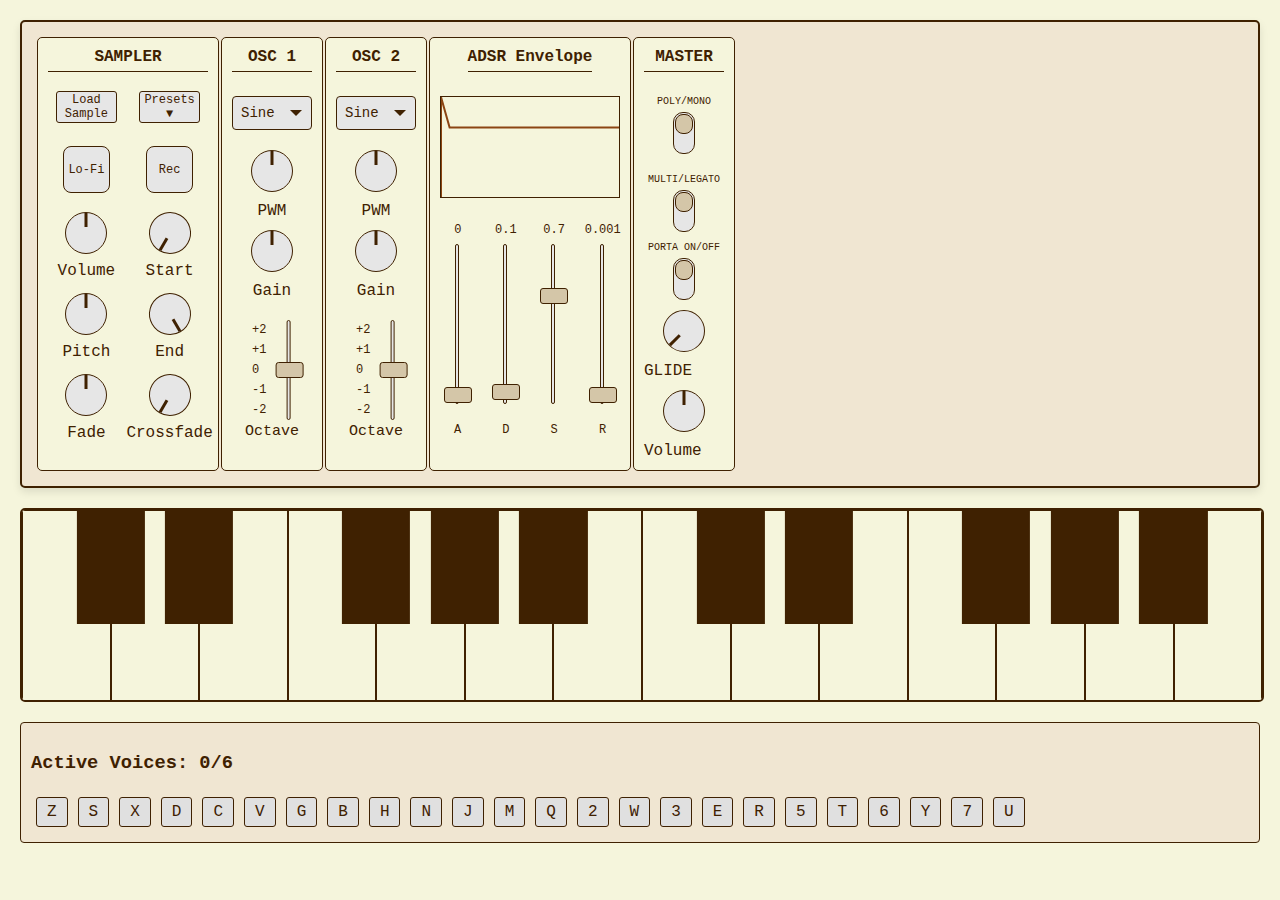
<file: Thule.html>
<!DOCTYPE html>
<html lang="en">
<head>
    <meta charset="UTF-8">
    <meta name="viewport" content="width=device-width, initial-scale=1">
    <meta http-equiv="X-UA-Compatible" content="ie=edge">
    <title>ARDIST - Thule</title>
    <style>
        
        body {
            font-family: 'Courier New', Courier, monospace;
            background-color: #f5f5dc;
            color: #3f2101;
            margin: 0;
            padding: 20px;
            display: flex;
            flex-direction: column;
            align-items: center;
        }
        
        .container {
    max-width: 1500px; /* Increased from 1200px - 25% wider */
    width: 100%;
}
        
        h2 {
            color: #8b4513;
            margin-bottom: 5px;
        }
        
        p {
            margin-top: 5px;
            margin-bottom: 15px;
        }
        
        /* Synth panel styling */
        /* Update the synth-panel class */
.synth-panel {
    display: flex;  /* Change from grid to flex */
    flex-direction: row;
    gap: 2px;
    background-color: #f0e6d2;
    border: 2px solid #3f2101;
    border-radius: 5px;
    padding: 15px;
    margin-bottom: 20px;
    box-shadow: 0 4px 8px rgba(0, 0, 0, 0.1);
    overflow-x: auto;  /* Allow horizontal scrolling if needed */
}
        
        .module {
    background-color: #f5f5dc;
    border: 1px solid #3f2101;
    border-radius: 5px;
    padding: 10px;
    display: flex;
    flex-direction: column;
    width: 80px; /* Fixed width, reduced by ~30% from original */
    min-width: 80px; /* Same as width to prevent resizing */
    max-width: 80px; /* Same as width to prevent resizing */
}
        
        .module-title {
            text-align: center;
            font-weight: bold;
            margin-bottom: 14px;
            padding-bottom: 5px;
            border-bottom: 1px solid #3f2101;
        }
        .wave-select-container {
    position: relative;
    width: 100%;
    margin: 10px 0;
}
/* Styling for the sampler module with two columns */
.sampler-module {
  width: 160px; /* Double the width of regular modules */
  min-width: 160px; /* Keep the minimum width consistent */
  max-width: 160px; /* Maximum width */
}

.sampler-columns {
  display: flex;
  flex-direction: row;
  justify-content: space-between;
  width: 100%;
}

.sampler-column {
  width: 48%; /* Slightly less than 50% to allow for spacing */
  display: flex;
  flex-direction: column;
  align-items: center;
}

/* Make the file section take full width of its column */
.sampler-column .file-section {
  width: 100%;
}

/* Adjust knobs to fit within narrower columns */
.sampler-column .knob {
  margin: 8px auto; /* Slightly reduced margin */
}

/* Update sampler column labels to match other modules */
.sampler-column label {
  font-size: 16px; /* Changed from 11px to match oscillator modules */
  margin-bottom: 5px;
  font-family: 'Courier New', Courier, monospace; /* Explicitly set font family */
  color: #3f2101; /* Match text color */
  text-align: center; /* Ensure consistent alignment */
}
/* Updated sample selector styling to match rest of the interface */
.sample-selector-container {
  width: 100%;
  position: relative;
  margin: 5px 0 10px 0;
  display: flex;
  flex-direction: column;
  align-items: center;
}

/* Match button styling perfectly to Load Sample button */
#sample-selector-btn {
  width: 80%;
  height: 32px;
  min-height: 32px;
  display: flex;
  align-items: center;
  justify-content: center;
  background: #e6e6e6;
  color: #3f2101;
  border: 1px solid #3f2101;
  border-radius: 3px;
  padding: 8px;
  font-family: 'Courier New', Courier, monospace; /* Match font family */
  font-size: 12px; /* Match font size */
  text-align: center;
  cursor: pointer;
  box-sizing: border-box;
}

#sample-selector-btn:hover {
  background: #d4c6a8;
}

/* Update dropdown menu styling to match theme */
.sample-dropdown {
  display: none;
  position: absolute;
  top: 40px; /* Position below button */
  background-color: #e6e6e6; /* Match button background */
  width: 80%; /* Match button width */
  box-shadow: 0px 8px 16px 0px rgba(63, 33, 1, 0.2);
  z-index: 100;
  border-radius: 3px;
  border: 1px solid #3f2101;
  max-height: 150px;
  overflow-y: auto;
}

.sample-dropdown.show {
  display: block;
}

.dropdown-item {
  padding: 6px 8px;
  text-decoration: none;
  display: block;
  color: #3f2101;
  font-family: 'Courier New', Courier, monospace; /* Match font family */
  font-size: 12px; /* Match font size */
  cursor: pointer;
}

.dropdown-item:hover {
  background-color: #d4c6a8;
}
/* Fix alignment of right column knobs */
#sample-start-knob {
  margin-top: 11px !important; /* Push down the first knob in right column */
}

/* Make space for dropdown to prevent elements pushing down */
.sample-selector-container {
  margin-bottom: 5px;
  height: 42px; /* Fixed height to match file input area */
}
/* Add to your style section */
.lofi-button-container {
  margin: 10px 0 10px 0; /* Adjusted from 10px 0 */
  display: flex;
  justify-content: center;
  align-items: center; /* Added to help with vertical alignment */
}

.lofi-button {
  position: relative;
  width: 45px;     /* Changed from 60px to make square */
  height: 45px;    /* Changed from 30px to match width */
  background-color: #e6e6e6;
  border: 1px solid #3f2101;
  border-radius: 8px;  /* Slightly increased for better appearance */
  display: flex;
  align-items: center;
  justify-content: center;
  cursor: pointer;
  user-select: none;
  font-size: 12px;
  color: #3f2101;
  transition: background-color 0.2s;
}



.lofi-button:hover {
  background-color: #d4c6a8;
}

.lofi-button.active {
  background-color: #c0b090;
}

/* Update LED position for the square button */
.lofi-button .led-indicator {
  position: absolute;
  top: 5px;
  right: 5px;
  width: 6px;
  height: 6px;
  border-radius: 50%;
}

.lofi-button .led-indicator.on {
  background-color: #ff5500;
  box-shadow: 0 0 3px #ff5500;
}
.rec-button-container {
  margin: 10px 0 10px 0; /* Make sure both containers use identical margins */
  display: flex;
  justify-content: center;
  align-items: center; /* Added to help with vertical alignment */
}

.rec-button {
  position: relative;
  width: 45px;
  height: 45px;
  background-color: #e6e6e6;
  border: 1px solid #3f2101;
  border-radius: 8px;
  display: flex;
  align-items: center;
  justify-content: center;
  cursor: pointer;
  user-select: none;
  font-size: 12px;
  color: #3f2101;
  transition: background-color 0.2s;
}

.rec-button:hover {
  background-color: #d4c6a8;
}

.rec-button.recording {
  background-color: #ff5500;
  color: #fff;
}

.rec-button .led-indicator {
  position: absolute;
  top: 5px;
  right: 5px;
  width: 6px;
  height: 6px;
  border-radius: 50%;
}

.rec-button .led-indicator.on {
  background-color: #ff0000;
  box-shadow: 0 0 5px #ff0000;
  animation: pulsate 1s infinite;
}

@keyframes pulsate {
  0% { opacity: 1; }
  50% { opacity: 0.6; }
  100% { opacity: 1; }
}
.sampler-column .lofi-button-container {
  margin-top: 15px; /* Increase top margin slightly */
  margin-bottom: 10px;
  height: 47px; /* Set explicit height */
  position: relative;
  top: -3px; /* Small upward adjustment */
}

.sampler-column .rec-button-container {
  margin-top: 10px;
  margin-bottom: 10px;
  height: 47px; /* Set explicit height */
}
/* Position the switch container */
.sampler-column .switch-container {
  margin-top: 8px;
  margin-bottom: 8px;
  width: 100%;
}
.wave-select {
    width: 100%;
    padding: 8px;
    border: 1px solid #3f2101;
    border-radius: 4px;
    background-color: #e6e6e6;
    color: #3f2101;
    font-family: 'Courier New', Courier, monospace;
    font-size: 14px;
    cursor: pointer;
    appearance: none;
    -webkit-appearance: none;
    -moz-appearance: none;
}

/* Custom dropdown arrow */
.wave-select-container::after {
    content: '';
    position: absolute;
    right: 10px;
    top: 50%;
    transform: translateY(-50%);
    width: 0;
    height: 0;
    border-left: 6px solid transparent;
    border-right: 6px solid transparent;
    border-top: 6px solid #3f2101;
    pointer-events: none;
}

/* Hover and focus states */
.wave-select:hover {
    background-color: #d4c6a8;
}

.wave-select:focus {
    outline: none;
    box-shadow: 0 0 0 2px rgba(139, 69, 19, 0.2);
    background-color: #f5f5dc;
}

.tooltip {
    position: absolute;
    background: rgba(63, 33, 1, 0.9);
    color: #f5f5dc;
    padding: 4px 8px;
    border-radius: 4px;
    font-size: 12px;
    pointer-events: none;
    z-index: 1000;
    opacity: 0;
    transition: opacity 0.2s;
}
/* Style for options */
.wave-select option {
    background-color: #f5f5dc;
    color: #3f2101;
    padding: 8px;
}
        /* Sliders and knobs */
        .knob {
    width: 40px;
    height: 40px;
    border-radius: 50%;
    background-color: #e6e6e6;
    border: 1px solid #3f2101;
    position: relative;
    margin: 10px auto;
    cursor: grab;
    transform-origin: center center;
    transition: transform 0.05s ease-out;
}

.knob:active {
    cursor: grabbing;
}

.knob::after {
    content: '';
    position: absolute;
    top: 0;
    left: 50%;
    width: 3px;    /* Changed from 3px to 2px for consistency */
    height: 14px;   /* Changed from 14px to 10px for consistency */
    background-color: #3f2101;
    transform-origin: bottom center;
    transform: translateX(-50%);
}
        
.slider-container {
    display: flex;
    flex-direction: column;
    align-items: center;
    position: relative;
    height: 120px;
    margin: 0 10px;
}

.slider-container label {
    font-size: 12px;
    color: #3f2101;
    margin-top: 10px;
}

.slider-container input[type="range"] {
    width: 100px;
    height: 30px;
    -webkit-appearance: none;
    background: transparent;
    transform: rotate(270deg) translate(-35px, 35px);
}

.slider-container input[type="range"]::-webkit-slider-thumb {
    -webkit-appearance: none;
    height: 28px;
    width: 16px;
    border-radius: 3px;
    background: #d4c6a8;
    border: 1px solid #3f2101;
    cursor: grab;
    margin-top: -12px;
}

.slider-container input[type="range"]::-webkit-slider-runnable-track {
    width: 100%;
    height: 4px;
    background: #e6e6e6;
    border: 1px solid #3f2101;
    border-radius: 2px;
}

.slider-container span {
    font-size: 12px;
    color: #3f2101;
    margin-top: 5px;
}
        
        /* Radio button group styling */
        .radio-group {
            display: flex;
            flex-direction: column;
            gap: 5px;
            margin: 10px 0;
        }
        
        .radio-option {
            display: flex;
            align-items: center;
            gap: 5px;
        }
        
        .radio-option input[type="radio"] {
            margin: 0;
        }
        
        /* Keyboard responsive resizing */
.keyboard {
    display: flex;
    width: 100%;
    position: relative;
    background-color: #f0e6d2;
    border: 2px solid #3f2101;
    border-radius: 5px;
    /* Create an aspect ratio container */
    aspect-ratio: 4 / 1; /* Width:Height ratio for the keyboard */
    max-height: 190px; /* Maximum height */
    margin-top: 20px;
    overflow: hidden;
}

.key {
    flex: 1;
    height: 100%;
    background-color: #f5f5dc;
    border: 1px solid #3f2101;
    cursor: pointer;
    position: relative;
    user-select: none;
    margin: 0;
    padding: 0;
}

.key.black {
    background-color: #3f2101;
    position: absolute;
    width: 7%; /* Relative width instead of fixed pixels */
    height: 60%; /* Height relative to keyboard height */
    z-index: 1;
    border: none;
    transform: translateX(-50%);
    max-width: 5.5%; /* Maximum width for larger screens */
}

/* Update black key positioning calculations */
.key.black:nth-of-type(15) { left: calc(100% * 1/14); }   /* C# */
.key.black:nth-of-type(16) { left: calc(100% * 2/14); }   /* D# */
.key.black:nth-of-type(17) { left: calc(100% * 4/14); }   /* F# */
.key.black:nth-of-type(18) { left: calc(100% * 5/14); }   /* G# */
.key.black:nth-of-type(19) { left: calc(100% * 6/14); }   /* A# */
.key.black:nth-of-type(20) { left: calc(100% * 8/14); }   /* C# (second octave) */
.key.black:nth-of-type(21) { left: calc(100% * 9/14); }   /* D# (second octave) */
.key.black:nth-of-type(22) { left: calc(100% * 11/14); }  /* F# (second octave) */
.key.black:nth-of-type(23) { left: calc(100% * 12/14); }  /* G# (second octave) */
.key.black:nth-of-type(24) { left: calc(100% * 13/14); }  /* A# (second octave) */
/* Add a responsive adjustment for small screens */
@media (max-width: 768px) {
    .keyboard {
        max-height: 150px; /* Smaller maximum height on small screens */
    }
    
    .key.black {
        width: 8%; /* Slightly wider on small screens for better touch targets */
    }
}

/* For very small screens */
@media (max-width: 480px) {
    .keyboard {
        max-height: 120px; /* Even smaller on very small screens */
    }
}
/* Make sure the black keys overflow is visible */

.key.pressed {
    background-color: #d4c6a8;
}

.key.black.pressed {
    background-color: #6b4e29;
}
        
        /* Voice monitoring */
        .voice-monitor {
            margin-top: 20px;
            padding: 10px;
            border: 1px solid #3f2101;
            border-radius: 4px;
            background-color: #f0e6d2;
        }
        
        .voice-item {
            display: inline-block;
            padding: 5px 10px;
            margin: 5px;
            background-color: #e0e0e0;
            border-radius: 3px;
            border: 1px solid #3f2101;
        }
        
        .active-voice {
            background-color: #8b4513;
            color: white;
        }
        
        /* File section styling */
        .file-section {
            display: flex;
            align-items: center;
            gap: 10px;
            margin: 15px 0;
        }
        
        input[type="file"] {
            background-color: #f0e6d2;
            border: 1px solid #3f2101;
            border-radius: 3px;
            padding: 5px;
        }
        
        /* ADSR graph visualization */
        .adsr-graph {
            height: 100px;
            width: 100%;
            border: 1px solid #3f2101;
            background-color: #f5f5dc;
            margin: 10px 0;
            position: relative;
        }
        
        .adsr-line {
            position: absolute;
            background-color: #8b4513;
            width: 2px;
            height: 100%;
            top: 0;
            left: 0;
        }
        
body {
    user-select: none; /* Prevent text selection */
    -webkit-user-select: none;
    -moz-user-select: none;
    -ms-user-select: none;
}
/* Base knob style */
.knob.notched {
    width: 40px;
    height: 40px;
    border-radius: 50%;
    background-color: #e6e6e6;
    border: 1px solid #3f2101;
    position: absolute;
    top: 0;
    left: 0;
    cursor: grab;
    z-index: 2;
}

/* Notch marks around the knob */
.knob.notched::before {
    content: '';
    position: absolute;
    top: -4px;  /* Position outside the knob */
    left: -4px;
    width: 48px;  /* Larger than the knob */
    height: 48px;
    border-radius: 50%;
    background: conic-gradient(
        from 60deg,
        transparent 0deg 2deg,
        #3f2101 2deg 4deg,      /* -2 octave notch */
        transparent 4deg 58deg,
        #3f2101 58deg 60deg,    /* -1 octave notch */
        transparent 60deg 118deg,
        #3f2101 118deg 120deg,  /* 0 octave notch */
        transparent 120deg 178deg,
        #3f2101 178deg 180deg,  /* +1 octave notch */
        transparent 180deg 238deg,
        #3f2101 238deg 240deg,  /* +2 octave notch */
        transparent 240deg 360deg
    );
    opacity: 0.6;
    pointer-events: none;
    z-index: 1;
}

/* Indicator line */
.knob.notched::after {
    content: '';
    position: absolute;
    top: 0;
    left: 50%;
    width: 2px;
    height: 10px;
    background-color: #3f2101;
    transform-origin: bottom center;
    transform: translateX(-50%);
    z-index: 3;
}

.knob-container {
    position: relative;
    width: 40px;
    height: 40px;
    margin: 10px auto;
}
/* Fixed notch ring */
.knob-container::before {
    content: '';
    position: absolute;
    top: -4px;
    left: -4px;
    width: 48px;
    height: 48px;
    border-radius: 50%;
    background: conic-gradient(
        from 240deg,
        #3f2101 0deg 2deg,      /* -2 octave notch */
        transparent 2deg 58deg,
        #3f2101 58deg 60deg,    /* -1 octave notch */
        transparent 60deg 118deg,
        #3f2101 118deg 120deg,  /* 0 octave notch */
        transparent 120deg 178deg,
        #3f2101 178deg 180deg,  /* +1 octave notch */
        transparent 180deg 238deg,
        #3f2101 238deg 240deg,  /* +2 octave notch */
        transparent 240deg 360deg
    );
    opacity: 0.6;
    pointer-events: none;
    z-index: 1;
}
.knob-value {
    font-size: 12px;
    margin-top: 4px;
    color: #3f2101;
}

.octave-control {
    display: flex;
    flex-direction: row;
    align-items: center;
    margin: 10px 0;
    position: relative;
    height: 120px;
}

.octave-slider {
    width: 100px;
    height: 30px;
    -webkit-appearance: none;
    background: transparent;
    transform: rotate(270deg) translate(0%, 22%);
    margin: 35px 0;

}

.octave-slider::-webkit-slider-thumb {
    -webkit-appearance: none;
    height: 28px;
    width: 16px;
    border-radius: 3px;
    background: #d4c6a8;
    border: 1px solid #3f2101;
    cursor: grab;
    margin-top: -12px;
}

.octave-slider::-webkit-slider-runnable-track {
    width: 100%;
    height: 4px;
    background: #e6e6e6;
    border: 1px solid #3f2101;
    border-radius: 2px;
}

.octave-ticks {
    display: flex;
    flex-direction: column;
    justify-content: space-between;
    height: 100px;
    font-size: 12px;
    color: #3f2101;
    margin-left: -80px; /* Adjust space between slider and ticks */
}
/* Adjust the label position */
.octave-control label {
    position: absolute;
    bottom: -10px; /* Moved down by 10px */
    left: 50%;
    transform: translateX(-50%);
    font-size: 15px;
    color: #3f2101;
}
.octave-ticks span {
    line-height: 20px;
}
/* Update the ADSR module layout */
.module[style="grid-column: span 2;"] .module-title {
    margin-top: -5px; /* Adjust to move text up by 5px */
    margin-bottom: 14px;
    padding-top: 0;
    padding-bottom: 5px; /* Add padding-bottom to put the underline in the right spot */
    display: block;
}

.slider-container {
    display: flex;
    flex-direction: column;
    align-items: center;
    width: 60px;
    height: 140px;
    position: relative;
    margin-bottom: 30px; /* Add space for the lower labels */
}

.slider-container label {
    position: absolute;
    bottom: -30px; /* Move labels much lower */
    width: 100%;
    text-align: center;
    font-size: 12px;
    color: #3f2101;
}

.slider-container span {
    position: absolute;
    top: 0;
    width: 100%;
    text-align: center;
    font-size: 12px;
    color: #3f2101;
}

.slider-group {
    display: flex;
    flex-direction: row;
    justify-content: space-evenly;
    align-items: center;
    width: 100%;
    height: 170px;
    margin: 10px 0;
    padding-bottom: 30px; /* Increased padding for lower labels */
}
.module[style="grid-column: span 0;"] {
    display: flex;
    flex-direction: column;
    min-height: 250px;
    min-width: 400px; /* Add minimum width */
    padding: 15px;
}

.adsr-graph {
    width: 100%;
    height: 100px;
    min-height: 100px;
    border: 1px solid #3f2101;
    background-color: #f5f5dc;
    margin: 10px 0;
    position: relative;
    overflow: hidden; /* Prevent overflow */
}

.slider-group {
    display: flex;
    flex-direction: row;
    justify-content: space-evenly; /* Changed from space-around */
    align-items: center;
    width: 100%;
    height: 150px;
    margin: 10px 0;
}

.slider-container {
    display: flex;
    flex-direction: column;
    align-items: center;
    width: 60px; /* Fixed width for container */
    height: 140px;
    position: relative;
}

.slider-container input[type="range"] {
    width: 100px;
    height: 30px;
    -webkit-appearance: none;
    background: transparent;
    transform: rotate(270deg) translate(-35px, 35px);
    margin: 35px 0;
}

.slider-container span {
    position: absolute;
    top: 0;
    width: 100%;
    text-align: center;
    font-size: 12px;
    color: #3f2101;
}

.slider-container label {
    position: absolute;
    bottom: 0;
    width: 100%;
    text-align: center;
    font-size: 12px;
    color: #3f2101;
}
/* ADSR module styles */
.module[style="grid-column: span 0;"] {
    display: flex;
    flex-direction: column;
    width: 160px; /* Match graph width */
    min-width: 160px;
    padding: 15px;
    align-items: center;
}

.adsr-graph {
    width: 105%; /* Reduced from 100% to 80% */
    height: 80px;
    border: 1px solid #3f2101;
    background-color: #f5f5dc;
    margin-bottom: 20px;
    position: relative;
}

/* Values row */
.slider-values {
    display: flex;
    justify-content: space-between;
    width: 220px; /* Match slider group width */
    margin-bottom: 5px;
}

.slider-values span {
    font-size: 12px;
    color: #3f2101;
    width: 40px;
    text-align: center;
}

.slider-group {
    width: 160px; /* Match graph width */
    display: flex;
    justify-content: center;
    margin: 10px 0;
    gap: 7%;
}

.slider-group input[type="range"] {
    width: 120px; /* Reduced width */
    height: 30px;
    -webkit-appearance: none;
    background: transparent;
    transform: rotate(270deg) translate(0px, -50px); /* Adjusted translation */
}

.slider-group input[type="range"]::-webkit-slider-thumb {
    -webkit-appearance: none;
    height: 28px;
    width: 16px;
    border-radius: 3px;
    background: #d4c6a8;
    border: 1px solid #3f2101;
    cursor: grab;
    margin-top: -12px;
}

.slider-group input[type="range"]::-webkit-slider-runnable-track {
    width: 100%;
    height: 4px;
    background: #e6e6e6;
    border: 1px solid #3f2101;
    border-radius: 2px;
}

/* Labels row */
.slider-labels {
    display: flex;
    justify-content: space-between;
    width: 220px;
    margin-top: -10px;
}

.slider-labels label {
    font-size: 12px;
    color: #3f2101;
    width: 40px;
    text-align: center;
}
/* ADSR container styles */
.module[style="grid-column: span 2;"] {
    display: flex;
    flex-direction: column;
    min-width: 170px;
    max-width: 170px;
    padding: 15px;
    align-items: center;
    
}
input[type="range"] {
    -webkit-tap-highlight-color: transparent;
    outline: none;
}

input[type="range"]:focus {
    outline: none;
}

input[type="range"]::-moz-focus-outer {
    border: 0;
}

.slider-group {
    -webkit-tap-highlight-color: transparent;
    outline: none;
}

.slider-container {
    -webkit-tap-highlight-color: transparent;
    outline: none;
}

* {
    -webkit-user-select: none;
    -moz-user-select: none;
    -ms-user-select: none;
    user-select: none;
    -webkit-tap-highlight-color: transparent;
    outline: none;
}
/* Individual slider containers */
.slider-attack, .slider-decay, .slider-sustain, .slider-release {
    position: relative;
    width: 35px; /* Unchanged base width */
    height: 120px;
    margin: 0 7%;
    display: flex;
    flex-direction: column;
    align-items: center;
    user-select: none; /* Prevent text selection */
    pointer-events: none; /* Prevent container from capturing clicks */

}

/* Common slider styles */
.slider-group input[type="range"] {
    position: absolute;
    width: 160px;
    height: 30px;
    -webkit-appearance: none;
    background: transparent;
    transform: rotate(270deg) translate(-40%, 40%);
    /* Center the slider over its label */
    left: -89.5px;
    pointer-events: auto; /* Re-enable clicks for slider */
}

/* Values above sliders */
#attack-value, #decay-value, #sustain-value, #release-value {
    position: absolute;
    top: -20px;
    width: 35px;
    text-align: center;
    font-size: 12px;
    color: #3f2101;
}

/* Labels below sliders */
.slider-labels {
    display: flex;
    justify-content: space-between;
    width: 180px;
    margin-top: 5px;
}

.slider-labels label {
    width: 35px;
    text-align: center;
    font-size: 12px;
    color: #3f2101;
}

/* Slider group containing all sliders */
.slider-group {
    display: flex;
    justify-content: center;
    width: 180px;
    margin: 10px 0;
    gap: 7%; /* Added gap property to match margin */
    
}
/* Add to your existing CSS */
.file-section {
    display: flex;
    flex-direction: column;
    align-items: center;
    width: 100%;
    margin: 5px 0;
}

.custom-file-input {
    position: relative;
    width: 80%;
    height: 45px;
    overflow: hidden;
}

.custom-file-input input[type="file"] {
    position: absolute;
    font-size: 100px;
    opacity: 0;
    right: 0;
    top: 0;
    cursor: pointer;
}

.custom-file-input label {
    display: flex;
    align-items: center;
    justify-content: center;
    background: #e6e6e6;
    border: 1px solid #3f2101;
    border-radius: 3px;
    padding: 8px;
    font-size: 12px;
    color: #3f2101;
    text-align: center;
    cursor: pointer;
    height: 32px;  /* Fixed height */
    min-height: 32px;
    width: 100%;
    box-sizing: border-box;
}

#file-status {
    font-size: 10px;
    color: #3f2101;
    margin-top: 2px;
    white-space: nowrap;
    overflow: hidden;
    text-overflow: ellipsis;
    width: 90%;
    text-align: center;
}
/* Add vertical switch styling */
.switch-container {
    display: flex;
    flex-direction: column;
    align-items: center;
    margin: 10px 0;
}

.switch-label {
    font-size: 10px;
    margin-bottom: 5px;
    color: #3f2101;
    text-align: center;
}

/* Update vertical switch styling */
.vertical-switch {
    width: 20px;
    height: 40px;
    background: #e6e6e6;
    border: 1px solid #3f2101;
    border-radius: 10px;
    position: relative;
    cursor: grab;
}

.vertical-switch::after {
    content: '';
    position: absolute;
    width: 16px;
    height: 18px;
    background: #d4c6a8;
    border: 1px solid #3f2101;
    border-radius: 8px;
    left: 1px;
    top: 1px;
    transition: top 0.1s;
}

.vertical-switch.active::after {
    top: 19px;
}

/* Mono controls container */
.mono-controls {
    width: 100%;
    transition: opacity 0.3s;
}

.legato-controls {
    width: 100%;
    transition: opacity 0.3s;
}

    </style>
</head>
<body>
    </style>
</head>
<body>
    <div class="container">
        
        <div class="synth-panel">
            
        <!-- Modified SAMPLER Module with Two Columns and Sample Selector -->
<div class="module sampler-module">
    <div class="module-title">SAMPLER</div>
    
    <!-- Two-column layout container -->
    <div class="sampler-columns">
      <!-- Left Column -->
      <div class="sampler-column">
        <div class="file-section">
          <div class="custom-file-input">
            <input type="file" id="audio-file" accept="audio/*">
            <label for="audio-file">Load Sample</label>
          </div>
        </div>
        <div class="switch-container lofi-button-container">
            <div class="lofi-button" id="emu-mode-switch">
              <span>Lo-Fi</span>
              <div class="led-indicator" id="emu-led"></div>
            </div>
          </div>
        <div class="knob" id="sample-volume-knob"></div>
        <label for="sample-volume-knob" style="text-align: center;">Volume</label>
        <div class="knob" id="sample-pitch-knob"></div>
        <label for="sample-pitch-knob" style="text-align: center;">Pitch</label>
      <!-- Add this knob to the right column of your sampler module -->
<div class="knob" id="sample-fade-knob"></div>
<label for="sample-fade-knob" style="text-align: center;">Fade</label>
    </div>
      
      <!-- Right Column -->
      <div class="sampler-column">
        <!-- Sample selector dropdown -->
        <div class="sample-selector-container">
          <button id="sample-selector-btn">Presets ▼</button>
          <div id="sample-dropdown" class="sample-dropdown">
            <div class="dropdown-item" data-sample="Dirty Bass.wav">Dirty Bass</div>
            <div class="dropdown-item" data-sample="Keys - Piano.wav">Piano</div>
            <div class="dropdown-item" data-sample="Noise.wav">Noise</div>
            <div class="dropdown-item" data-sample="Saw.wav">Saw</div>
          </div>
        </div>
        <div class="switch-container rec-button-container">
            <div class="rec-button" id="mic-record-button">
              <span>Rec</span>
              <div class="led-indicator" id="rec-led"></div>
            </div>
          </div>
        <div class="knob" id="sample-start-knob"></div>
        <label for="sample-start-knob" style="text-align: center;">Start</label>
        <div class="knob" id="sample-end-knob"></div>
        <label for="sample-end-knob" style="text-align: center;">End</label>
        <div class="knob" id="sample-crossfade-knob"></div>
        <label for="sample-crossfade-knob" style="text-align: center;">Crossfade</label>
      </div>
    </div>
  </div>
            <!-- OSC 1 Module -->
            <div class="module">
                <div class="module-title">OSC 1</div>
                <div class="wave-select-container">
                    <select class="wave-select" name="osc1-wave">
                        <option value="sine">Sine</option>
                        <option value="triangle">Triangle</option>
                        <option value="saw">Saw</option>
                        <option value="square">Square</option>
                        <option value="pulse">Pulse</option>
                    </select>
                </div>
                <div class="knob" id="osc1-pwm-knob"></div>
                <label for="osc1-pwm-knob" style="text-align: center;">PWM</label>
                <div class="knob" id="osc1-gain-knob"></div>
                <label for="osc1-gain-knob" style="text-align: center;">Gain</label>
                <div class="octave-control">
                    <input type="range" class="octave-slider" min="-2" max="2" step="1" value="0">
                    <div class="octave-ticks">
                        <span>+2</span>
                        <span>+1</span>
                        <span>0</span>
                        <span>-1</span>
                        <span>-2</span>
                    </div>
                    <label>Octave</label>
                </div>
            </div>

            <!-- OSC 2 Module -->
            <div class="module">
                <div class="module-title">OSC 2</div>
                <div class="wave-select-container">
                    <select class="wave-select" name="osc2-wave">
                        <option value="sine">Sine</option>
                        <option value="triangle">Triangle</option>
                        <option value="saw">Saw</option>
                        <option value="square">Square</option>
                        <option value="pulse">Pulse</option>
                    </select>
                </div>
                <div class="knob" id="osc2-pwm-knob"></div>
                <label for="osc2-pwm-knob" style="text-align: center;">PWM</label>
                <div class="knob" id="osc2-gain-knob"></div>
                <label for="osc2-gain-knob" style="text-align: center;">Gain</label>
                <div class="octave-control">
                    <input type="range" class="octave-slider" min="-2" max="2" step="1" value="0">
                    <div class="octave-ticks">
                        <span>+2</span>
                        <span>+1</span>
                        <span>0</span>
                        <span>-1</span>
                        <span>-2</span>
                    </div>
                    <label>Octave</label>
                </div>
            </div>

            

            <!-- ADSR Module -->
            <div class="module" style="grid-column: span 2;">
                <div class="module-title">ADSR Envelope</div>
                
                <div class="adsr-graph" id="adsr-visualization">
                    <div class="adsr-line"></div>
                </div>
            
                <div class="slider-group">
                    <div class="slider-attack">
                        <span id="attack-value">0</span>
                        <input type="range" id="attack" min="0" max="5" step="0.001" value="0">
                    </div>
                    <div class="slider-decay">
                        <span id="decay-value">0.1</span>
                        <input type="range" id="decay" min="0" max="5" step="0.01" value="0.1">
                    </div>
                    <div class="slider-sustain">
                        <span id="sustain-value">0.7</span>
                        <input type="range" id="sustain" min="0" max="1" step="0.01" value="0.7">
                    </div>
                    <div class="slider-release">
                        <span id="release-value">0.01</span>
                        <input type="range" id="release" min="0" max="5" step="0.001" value="0.001">
                    </div>
                </div>
                <div class="slider-labels">
                    <label>A</label>
                    <label>D</label>
                    <label>S</label>
                    <label>R</label>
                </div>
            </div>
            

<div class="module">
    <div class="module-title">MASTER</div>
    
    <!-- Voice Mode Switch -->
    <div class="switch-container">
        <label class="switch-label">POLY/MONO</label>
        <div class="vertical-switch" id="voice-mode-switch"></div>
    </div>
    
    <!-- Mono controls -->
    <div class="mono-controls">
        <!-- Trigger Mode Switch -->
        <div class="switch-container">
            <label class="switch-label">MULTI/LEGATO</label>
            <div class="vertical-switch" id="trigger-mode-switch"></div>
        </div>
        
        <!-- Portamento controls -->
        <div class="legato-controls">
            <div class="switch-container">
                <label class="switch-label">PORTA ON/OFF</label>
                <div class="vertical-switch" id="portamento-switch"></div>
            </div>
            
            <!-- Glide Time Knob -->
            <div class="knob" id="glide-time-knob"></div>
            <label for="glide-time-knob">GLIDE</label>
        </div>
    </div>
    
    <!-- Master Volume -->
    <div class="knob" id="master-volume-knob"></div>
    <label for="master-volume-knob">Volume</label>
</div>
    
   
      

        </div> <!-- End of synth-panel -->
        
        <!-- Keyboard -->
        <div class="keyboard" id="keyboard">
            <!-- Keys will be generated by JavaScript -->
        </div>
        
        <div class="voice-monitor">
            <h3>Active Voices: <span id="voice-count">0</span>/6</h3>
            <div id="voice-display"></div>
        </div>
    </div>

    <script>
        const D = x => document.getElementById(x);
        const TR2 = 2 ** (1.0 / 12.0);
        const audioCtx = new (window.AudioContext || window.webkitAudioContext)();
        const masterGain = audioCtx.createGain();
        masterGain.gain.setValueAtTime(0.5, audioCtx.currentTime);
        masterGain.connect(audioCtx.destination);


// Main keys (first + second octave)
const keys = [
  'Z','S','X','D','C','V','G','B','H','N','J','M',  // First octave
  'Q','2','W','3','E','R','5','T','6','Y','7','U'   // Second octave
];

// Extra punctuation → note index mapping (second octave)
const specialKeyMap = {
  ',': 12, // C
  '.': 14, // D
  '/': 16, // E
  'L': 13, // C#
  'l': 13, // Handle lowercase L
  ';': 15,  // D#
    // Third octave (C through G):
    'I': 24, // C
    "i": 24, // Handle lowercase I
  '9': 25, // C#
  'O': 26, // D
  "o": 26, // Handle lowercase O
  '0': 27, // D#
  'P': 28, // E
  "p": 28, // Handle lowercase P
  '[': 29, // F
  '=': 30, // F#
  ']': 31  // G
};

// Add this after the masterGain initialization
let currentVolume = 0.5; // Initial volume
masterGain.gain.setValueAtTime(currentVolume, audioCtx.currentTime, 0.01);
// Add these global variables at the top with other audio-related variables
// Add to your global variables
let currentSampleDetune = 0; // Range will be -1200 to +1200 cents
let isEmuModeOn = false;
let mediaRecorder = null;
let recordedChunks = [];
let isRecording = false;
let recordingStartTime = null;
let fadedBufferOriginalDuration = null;
let emuFilterNode = null;
let lastPlayedNote = null;
let sampleSource = null;
let isPlaying = false;
let sampleStartPosition = 0; // 0-1 range representing portion of audio file
let sampleEndPosition = 1;   // 0-1 range (default to full sample)
let sampleCrossfadeAmount = 0; // 0-1 range for crossfade percentage
let isSampleLoopOn = false; // Will now be controlled by crossfade knob
let cachedCrossfadedBuffer = null;
let crossfadeUpdateTimer = null;
let sampleFadeInAmount = 0;
let sampleFadeOutAmount = 0;
let fadeProcessTimer = null;
let fadedBuffer = null;
let startUpdateTimer = null;
let endUpdateTimer = null;
let lastCachedStartPos = null;
let lastCachedEndPos = null;
let lastCachedCrossfade = null;
// Add at top with other global variables
sampleGainNode = audioCtx.createGain();
sampleGainNode.gain.value = 0.5;
// Update the createNote function to use a reference to the current gain value
let currentSampleGain = 0.5; // Add this with other global variables
let currentSamplePosition = 0; // Add this with other global variables
const knobDefaults = {
  'sample-start-knob': 0.0,     // Start at beginning of sample
  'sample-end-knob': 1.0,       // End at end of sample
  'sample-crossfade-knob': 0.0, // No crossfade initially
  'glide-time-knob': 0.05,      // 100ms (5% of 2000ms)
  // All other knobs default to 0.5
};
// Replace all knob-related code with this single implementation
// Add touch support for knobs and keyboard
function initializeKnob(knob, onChange) {
  // Remove any existing event listeners first
  const newKnob = knob.cloneNode(true);
  knob.parentNode.replaceChild(newKnob, knob);
  knob = newKnob;
  
  // Use default value from knobDefaults if available, otherwise 0.5
  const defaultValue = knobDefaults[knob.id] !== undefined ? knobDefaults[knob.id] : 0.5;
  
  // Set initial rotation based on default value WITHOUT triggering tooltip
  let rotation = -150 + (defaultValue * 300);
  let isDragging = false;
  let lastY;
  let initialMovement = true;  // Flag to track first movement

  // Set the initial visual rotation
  knob.style.transform = `rotate(${rotation}deg)`;

  function resetToDefault() {
    rotation = -150 + (defaultValue * 300);
    knob.style.transform = `rotate(${rotation}deg)`;
    if (onChange) {
      onChange(defaultValue);
    }
  }

  function handleMove(y) {
    const sensitivity = 1.0;
    const deltaY = (lastY - y) * sensitivity;
    
    if (initialMovement) {
      // On first movement, just record the position but don't apply the delta
      initialMovement = false;
      lastY = y;
      return;
    }

    lastY = y;
    
    const newRotation = Math.min(150, Math.max(-150, rotation + deltaY));
    
    if (newRotation !== rotation) {
      rotation = newRotation;
      knob.style.transform = `rotate(${rotation}deg)`;
      
      if (onChange) {
        const normalizedValue = (rotation + 150) / 300;
        onChange(normalizedValue);
      }
    }
  }

  function handleMouseMove(e) {
    if (!isDragging) return;
    handleMove(e.clientY);
    e.preventDefault();
    e.stopPropagation();
  }

  function handleTouchMove(e) {
    if (!isDragging || !e.touches[0]) return;
    handleMove(e.touches[0].clientY);
    e.preventDefault();
    e.stopPropagation();
  }

  function handleEnd() {
    isDragging = false;
    initialMovement = true; // Reset for next drag
    knob.style.cursor = 'grab';
    document.removeEventListener('mousemove', handleMouseMove);
    document.removeEventListener('mouseup', handleEnd);
    document.removeEventListener('touchmove', handleTouchMove);
    document.removeEventListener('touchend', handleEnd);
    document.removeEventListener('touchcancel', handleEnd);
  }

  knob.addEventListener('click', (e) => {
    if (e.altKey) {
      resetToDefault();
    }
  });

  knob.addEventListener('dblclick', () => {
    resetToDefault();
  });

  knob.addEventListener('mousedown', (e) => {
    if (!e.altKey) {
      isDragging = true;
      initialMovement = true; // Reset flag on new drag
      lastY = e.clientY;
      knob.style.cursor = 'grabbing';
      document.addEventListener('mousemove', handleMouseMove);
      document.addEventListener('mouseup', handleEnd);
    }
    e.preventDefault();
  });

  // Add touch support
  knob.addEventListener('touchstart', (e) => {
    if (e.touches.length === 1) {
      isDragging = true;
      initialMovement = true;
      lastY = e.touches[0].clientY;
      document.addEventListener('touchmove', handleTouchMove, { passive: false });
      document.addEventListener('touchend', handleEnd);
      document.addEventListener('touchcancel', handleEnd);
    }
    e.preventDefault();
  }, { passive: false });

  // Also update the parameters directly when the default is applied
  if (knob.id === 'sample-start-knob') {
    sampleStartPosition = defaultValue;
  } else if (knob.id === 'sample-end-knob') {
    sampleEndPosition = defaultValue;
  } else if (knob.id === 'sample-crossfade-knob') {
    sampleCrossfadeAmount = defaultValue;
    isSampleLoopOn = defaultValue > 0.01;
  } else if (knob.id === 'glide-time-knob') {
    glideTime = defaultValue * 2; // 0-2 seconds range
  }

  return {
    getValue: () => (rotation + 150) / 300,
    setValue: (value, triggerOnChange = false) => {
      const newRotation = (value * 300) - 150;
      rotation = Math.min(150, Math.max(-150, newRotation));
      knob.style.transform = `rotate(${rotation}deg)`;
      
      // Only trigger onChange if explicitly requested
      if (onChange && triggerOnChange) {
        onChange(value);
      }
    }
  };
}


// Place this code right after the initializeKnob function and before any initialization calls

// Fix notched knobs for touch support
function initializeNotchedKnob(knob, onChange) {
  let rotation = 0;
  let isDragging = false;
  let lastY;
  const degreesPerStep = 60;

  function snapToNotch(rotation) {
    const steps = Math.round(rotation / degreesPerStep);
    const limitedSteps = Math.max(-2, Math.min(2, steps));
    return limitedSteps * degreesPerStep;
  }

  function handleMove(y) {
    const sensitivity = 1.5; 
    const deltaY = (lastY - y) * sensitivity;
    lastY = y;
    
    let newRotation = rotation + deltaY;
    newRotation = snapToNotch(newRotation);
    
    if (newRotation !== rotation) {
      rotation = newRotation;
      knob.style.transform = `rotate(${rotation}deg)`;
      
      if (onChange) {
        const octaveValue = Math.round(-rotation / degreesPerStep);
        onChange(octaveValue);
      }
    }
  }

  function handleMouseMove(e) {
    if (!isDragging) return;
    handleMove(e.clientY);
    e.preventDefault();
    e.stopPropagation();
  }
  
  function handleTouchMove(e) {
    if (!isDragging || !e.touches[0]) return;
    handleMove(e.touches[0].clientY);
    e.preventDefault();
    e.stopPropagation();
  }

  function handleEnd() {
    isDragging = false;
    knob.style.cursor = 'grab';
    document.removeEventListener('mousemove', handleMouseMove);
    document.removeEventListener('mouseup', handleEnd);
    document.removeEventListener('touchmove', handleTouchMove);
    document.removeEventListener('touchend', handleEnd);
    document.removeEventListener('touchcancel', handleEnd);
  }

  knob.addEventListener('mousedown', (e) => {
    isDragging = true;
    lastY = e.clientY;
    knob.style.cursor = 'grabbing';
    document.addEventListener('mousemove', handleMouseMove);
    document.addEventListener('mouseup', handleEnd);
    e.preventDefault();
  });

  // Add touch support
  knob.addEventListener('touchstart', (e) => {
    if (e.touches.length === 1) {
      isDragging = true;
      lastY = e.touches[0].clientY;
      document.addEventListener('touchmove', handleTouchMove, { passive: false });
      document.addEventListener('touchend', handleEnd);
      document.addEventListener('touchcancel', handleEnd);
    }
    e.preventDefault();
  }, { passive: false });

  return {
    getValue: () => -Math.round(rotation / degreesPerStep),
    setValue: (octave) => {
      rotation = -octave * degreesPerStep;
      knob.style.transform = `rotate(${rotation}deg)`;
    }
  };
}
// Function to process the buffer with fade in/out before crossfades
// Function to process the buffer with fade in/out after applying start/end points
// Clean up the processing order and fade handling functions
function setupMicRecording() {
  const recordButton = document.getElementById('mic-record-button');
  const recLed = document.getElementById('rec-led');
  
  if (!recordButton) return;
  
  recordButton.addEventListener('click', async () => {
    // If already recording, stop the recording
    if (isRecording) {
      stopRecording();
      return;
    }
    
    try {
      // Request microphone access
      const stream = await navigator.mediaDevices.getUserMedia({ audio: true });
      
      // Update UI to show recording state
      recordButton.classList.add('recording');
      recLed.classList.add('on');
      isRecording = true;
      recordingStartTime = Date.now();
      
      // Set up the MediaRecorder with audio settings
      mediaRecorder = new MediaRecorder(stream, {
        mimeType: 'audio/webm',
        audioBitsPerSecond: 128000
      });
      
      // Clear any previously recorded chunks
      recordedChunks = [];
      
      // Handle data as it becomes available
      mediaRecorder.addEventListener('dataavailable', event => {
        if (event.data.size > 0) {
          recordedChunks.push(event.data);
        }
      });
      
      // Handle recording completion
      mediaRecorder.addEventListener('stop', () => {
        // Process the recording
        processRecording();
        
        // Stop all tracks in the media stream to release the microphone
        stream.getTracks().forEach(track => track.stop());
      });
      
      // Start recording
      mediaRecorder.start(100); // Collect data in 100ms chunks
      
      console.log('Recording started...');
    } catch (err) {
      console.error('Error accessing microphone:', err);
      alert('Could not access the microphone. Please check your permissions.');
    }
  });
  
  function stopRecording() {
    if (!mediaRecorder || mediaRecorder.state === 'inactive') return;
    
    // Update UI
    recordButton.classList.remove('recording');
    recLed.classList.remove('on');
    isRecording = false;
    
    // Stop the recorder
    mediaRecorder.stop();
    console.log('Recording stopped after', ((Date.now() - recordingStartTime) / 1000).toFixed(1), 'seconds');
  }
  
  function processRecording() {
    if (recordedChunks.length === 0) {
      console.log('No audio data recorded');
      return;
    }
    
    // Create a blob from all the chunks
    const audioBlob = new Blob(recordedChunks, { type: 'audio/webm' });
    
    // Convert the blob to an ArrayBuffer
    const reader = new FileReader();
    reader.readAsArrayBuffer(audioBlob);
    
    reader.onloadend = () => {
      // Decode the audio data
      audioCtx.decodeAudioData(reader.result)
        .then(buffer => {
          // Use the buffer as the new sample
          audioBuffer = buffer;
          
          // Process fades and crossfades
          updateSampleProcessing();
          
          // Reset cached crossfade buffer
          cachedCrossfadedBuffer = null;
          lastCachedStartPos = null;
          lastCachedEndPos = null;
          lastCachedCrossfade = null;
          
          // Create new source node
          if (sampleSource) {
            try {
              sampleSource.stop();
            } catch (e) {}
          }
          sampleSource = audioCtx.createBufferSource();
          sampleSource.buffer = buffer;
          
          // Connect the audio chain
          sampleSource.connect(sampleGainNode);
          sampleSource.start();
          
          // Update the label text to show recording is loaded
          const fileLabel = document.querySelector('label[for="audio-file"]');
          if (fileLabel) {
            fileLabel.textContent = 'Mic Recording';
          }
          
          console.log('Recording loaded:', buffer.duration.toFixed(2), 'seconds');
          
          // Create crossfaded buffer if needed
          if (isSampleLoopOn && sampleCrossfadeAmount > 0.01) {
            console.log("Creating crossfaded buffer for mic recording");
            const result = createCrossfadedBuffer(
              buffer, 
              sampleStartPosition, 
              sampleEndPosition, 
              sampleCrossfadeAmount
            );
            
            if (result && result.buffer) {
              console.log("Successfully created crossfaded buffer");
              cachedCrossfadedBuffer = result.buffer;
              lastCachedStartPos = sampleStartPosition;
              lastCachedEndPos = sampleEndPosition;
              lastCachedCrossfade = sampleCrossfadeAmount;
            }
          }
          
          // Update any active notes
          Object.values(activeNotes).forEach(note => {
            if (note && note.source) {
              // Skip held notes
              if (heldNotes.includes(note.noteNumber)) {
                console.log(`Note ${note.id} is held; will update on release.`);
                return;
              }
              
              note.usesProcessedBuffer = false;
              note.crossfadeActive = false;
              
              if (isSampleLoopOn) {
                note.looping = true; 
                setupLoopCrossfade(note);
              }
              updateSamplePlaybackParameters(note);
            }
          });
        })
        .catch(err => {
          console.error('Error decoding audio data:', err);
          alert('Could not process the recording. Please try again.');
        });
    };
  }
}
/**
 * Creates a properly loopable buffer with crossfades baked in.
 */

 function createCrossfadedBuffer(originalBuffer, startFraction, endFraction, crossfadeAmount) {
  try {
    // Basic parameter checks
    if (!originalBuffer || originalBuffer.length === 0) {
      console.log("No buffer provided or empty buffer");
      return null;
    }
    
    if (crossfadeAmount <= 0.00001) {
      console.log("Crossfade amount too small");
      return null;
    }
    
    // IMPORTANT: Use the original buffer for consistency 
    // This ensures the lead-in audio matches the main loop content
    const sourceBuffer = originalBuffer; 
    const sampleRate = sourceBuffer.sampleRate;
    const channels = sourceBuffer.numberOfChannels;
    const totalSamples = sourceBuffer.length;
    const channel0Data = sourceBuffer.getChannelData(0);
    
    // Calculate sample indices and loop length
    let startSamplePos = Math.floor(startFraction * totalSamples);
    const endSamplePos = Math.floor(endFraction * totalSamples);
    let loopLength = endSamplePos - startSamplePos;
    
    // Check for minimum viable loop length
    const minimumSamples = Math.max(100, Math.floor(totalSamples * 0.001));
    if (loopLength < minimumSamples) {
      console.log(`Loop length (${loopLength} samples) is too short for crossfading. Minimum: ${minimumSamples}`);
      return { buffer: fadedBuffer || originalBuffer, adjustedStartFraction: startFraction };
    }
    
    // For very small crossfades (<20%), we just use zero-crossing alignment without crossfade
    if (crossfadeAmount < 0.20) {
      console.log("Using pure zero-crossing alignment for small crossfade");
      
      // Zero crossing detection code (unchanged)
      const searchWindowSamples = Math.ceil(sampleRate * 0.01);
      const startCrossings = [];
      const startMin = Math.max(0, startSamplePos - searchWindowSamples);
      const startMax = Math.min(totalSamples - 2, startSamplePos + searchWindowSamples);
      
      for (let i = startMin; i < startMax; i++) {
        if (channel0Data[i] <= 0 && channel0Data[i + 1] > 0) {
          startCrossings.push({
            index: i,
            slope: channel0Data[i + 1] - channel0Data[i],
            type: 'rising'
          });
        }
        else if (channel0Data[i] >= 0 && channel0Data[i + 1] < 0) {
          startCrossings.push({
            index: i,
            slope: channel0Data[i + 1] - channel0Data[i],
            type: 'falling'
          });
        }
      }
      
      const endCrossings = [];
      const endMin = Math.max(0, endSamplePos - searchWindowSamples);
      const endMax = Math.min(totalSamples - 2, endSamplePos + searchWindowSamples);
      
      for (let i = endMin; i < endMax; i++) {
        if (channel0Data[i] <= 0 && channel0Data[i + 1] > 0) {
          endCrossings.push({
            index: i,
            slope: channel0Data[i + 1] - channel0Data[i],
            type: 'rising'
          });
        }
        else if (channel0Data[i] >= 0 && channel0Data[i + 1] < 0) {
          endCrossings.push({
            index: i,
            slope: channel0Data[i + 1] - channel0Data[i],
            type: 'falling'
          });
        }
      }
      
      console.log(`Found ${startCrossings.length} start and ${endCrossings.length} end zero crossings`);
      
      if (startCrossings.length > 0 && endCrossings.length > 0) {
        let bestMatch = { score: -Infinity, start: startSamplePos, end: endSamplePos };
        
        for (const start of startCrossings) {
          for (const end of endCrossings) {
            const typeScore = (start.type === end.type) ? 5 : -2;
            const slopeScore = 5 - Math.min(5, Math.abs(start.slope - end.slope) * 20);
            const distanceScore = 3 - Math.min(3, 
              (Math.abs(start.index - startSamplePos) + 
               Math.abs(end.index - endSamplePos)) / (searchWindowSamples * 2) * 3);
            
            const score = typeScore + slopeScore + distanceScore;
            
            if (score > bestMatch.score) {
              bestMatch = {
                score,
                start: start.index,
                end: end.index
              };
            }
          }
        }
        
        if (bestMatch.score > 0) {
          console.log(`Using zero crossings: start=${bestMatch.start}, end=${bestMatch.end}, score=${bestMatch.score.toFixed(2)}`);
          startSamplePos = bestMatch.start;
          endSamplePos = bestMatch.end;
          loopLength = endSamplePos - startSamplePos;
        }
      }
      
      const newBuffer = audioCtx.createBuffer(channels, loopLength, sampleRate);
      
      for (let channel = 0; channel < channels; channel++) {
        const origData = sourceBuffer.getChannelData(channel);
        const newData = newBuffer.getChannelData(channel);
        
        for (let i = 0; i < loopLength; i++) {
          newData[i] = origData[startSamplePos + i];
        }
      }
      
      return { buffer: newBuffer, adjustedStartFraction: startSamplePos / totalSamples };
    }
    
    // For larger crossfades (≥20%), implement a robust crossfade with phase alignment
    console.log("Using enhanced phase-aligned crossfade for larger fade amount");

    // IMPROVED CROSSFADE LENGTH CALCULATION
    // This is a critical part for consistent results
    const minFadeSamples = Math.max(Math.round(sampleRate * 0.015), 100); // minimum 15ms fade
    const maxFadeSamples = Math.floor(loopLength * 0.4); // maximum 40% of loop length

    // Calculate fade length based on crossfade amount with better scaling
    let fadeLengthSamples;
    if (crossfadeAmount >= 0.95) {
      // Near 100% - use most of the available loop length
      fadeLengthSamples = maxFadeSamples;
    } else if (crossfadeAmount < 0.3) {
      // Small crossfades (20-30%) - use fixed duration
      fadeLengthSamples = Math.max(minFadeSamples, Math.round(sampleRate * 0.035)); // 35ms minimum
    } else {
      // Mid-range crossfades - use balanced approach with cubic easing
      // This easing function provides smoother scaling across percentage ranges
      const t = crossfadeAmount;
      const easedT = t * t * (3 - 2 * t); // Smooth step function
      fadeLengthSamples = Math.floor(minFadeSamples + (maxFadeSamples - minFadeSamples) * easedT);
    }

    console.log(`Fade length: ${fadeLengthSamples} samples (${fadeLengthSamples/sampleRate}s), ${(fadeLengthSamples/loopLength*100).toFixed(1)}% of loop`);
    
    // Ensure we have enough samples before start for lead-in
    if (startSamplePos < fadeLengthSamples) {
      startSamplePos = fadeLengthSamples;
      loopLength = endSamplePos - startSamplePos;
    }
    
    // ENHANCED CROSSFADE REGION ANALYSIS
    // Find the best matching lead-in segment with multiple criteria
    
    // First analyze the crossfade region characteristics
    const crossfadeStartPos = endSamplePos - fadeLengthSamples;
    
    // Multiple analysis points for better matching - analyze the ENTIRE crossfade region
    const analysisPoints = 5; // Sample 5 points across the crossfade region
    const crossfadeCharacteristics = [];
    
    for (let i = 0; i < analysisPoints; i++) {
      const position = crossfadeStartPos + Math.floor(i * fadeLengthSamples / (analysisPoints - 1));
      
      // Detect zero-crossing near this position
      let crossType = null;
      let isRising = false;
      
      // Check 3 samples before and after
      for (let j = -3; j <= 2; j++) {
        const idx = Math.max(0, Math.min(position + j, totalSamples - 2));
        if (channel0Data[idx] <= 0 && channel0Data[idx + 1] > 0) {
          crossType = 'rising';
          isRising = true;
          break;
        } else if (channel0Data[idx] >= 0 && channel0Data[idx + 1] < 0) {
          crossType = 'falling';
          isRising = false;
          break;
        }
      }
      
      // If no zero crossing, analyze slope and polarity
      if (!crossType) {
        const p0 = channel0Data[Math.max(0, position - 3)];
        const p1 = channel0Data[position];
        const p2 = channel0Data[Math.min(totalSamples - 1, position + 3)];
        
        isRising = (p2 > p0);
        crossType = p1 >= 0 ? 'positive' : 'negative';
      }
      
      // Calculate local amplitude
      const amplitude = Math.abs(channel0Data[position]);
      
      // Calculate local frequency using zero-crossing rate
      let localFreq = 0;
      const freqWindow = 20;
      let crossings = 0;
      
      for (let j = Math.max(0, position - freqWindow); j < Math.min(totalSamples - 1, position + freqWindow); j++) {
        if ((channel0Data[j] <= 0 && channel0Data[j + 1] > 0) || 
            (channel0Data[j] >= 0 && channel0Data[j + 1] < 0)) {
          crossings++;
        }
      }
      
      localFreq = crossings / (freqWindow * 2);
      
      // Store the characteristics at this point
      crossfadeCharacteristics.push({
        position,
        crossType,
        isRising,
        amplitude,
        localFreq
      });
    }
    
    // Now find the best matching lead-in section
    const searchWindow = Math.min(Math.floor(sampleRate * 0.1), Math.floor(loopLength * 0.3)); // 100ms or 30% of loop
    const searchStartPoint = startSamplePos - fadeLengthSamples;
    let bestLeadInPos = searchStartPoint;
    let bestScore = -1000;
    
    // Try different potential lead-in positions and score them
    for (let offset = -searchWindow; offset <= searchWindow; offset += 5) { // Step by 5 samples for efficiency
      const testPos = searchStartPoint + offset;
      if (testPos < 0 || testPos + fadeLengthSamples >= crossfadeStartPos) {
        continue;
      }
      
      let totalScore = 0;
      
      // Score based on matching the characteristics at each analysis point
      for (let i = 0; i < analysisPoints; i++) {
        const targetChar = crossfadeCharacteristics[i];
        const relativePos = Math.floor(i * fadeLengthSamples / (analysisPoints - 1));
        const testSamplePos = testPos + relativePos;
        
        let pointScore = 0;
        
        // Check for matching zero crossing type
        let testCrossType = null;
        let testIsRising = false;
        
        // Look for zero crossing near this test position
        for (let j = -3; j <= 2; j++) {
          const idx = Math.max(0, Math.min(testSamplePos + j, totalSamples - 2));
          if (channel0Data[idx] <= 0 && channel0Data[idx + 1] > 0) {
            testCrossType = 'rising';
            testIsRising = true;
            break;
          } else if (channel0Data[idx] >= 0 && channel0Data[idx + 1] < 0) {
            testCrossType = 'falling';
            testIsRising = false;
            break;
          }
        }
        
        if (!testCrossType) {
          const p0 = channel0Data[Math.max(0, testSamplePos - 3)];
          const p1 = channel0Data[testSamplePos];
          const p2 = channel0Data[Math.min(totalSamples - 1, testSamplePos + 3)];
          
          testIsRising = (p2 > p0);
          testCrossType = p1 >= 0 ? 'positive' : 'negative';
        }
        
        // Score matching characteristics
        if (testCrossType === targetChar.crossType) {
          pointScore += 30;
        }
        
        if (testIsRising === targetChar.isRising) {
          pointScore += 20;
        }
        
        // Calculate amplitude similarity
        const testAmplitude = Math.abs(channel0Data[testSamplePos]);
        const ampDiff = Math.abs(targetChar.amplitude - testAmplitude);
        pointScore += 20 - Math.min(20, ampDiff * 40);
        
        // Calculate local frequency
        let testCrossings = 0;
        const freqWindow = 20;
        
        for (let j = Math.max(0, testSamplePos - freqWindow); j < Math.min(totalSamples - 1, testSamplePos + freqWindow); j++) {
          if ((channel0Data[j] <= 0 && channel0Data[j + 1] > 0) || 
              (channel0Data[j] >= 0 && channel0Data[j + 1] < 0)) {
            testCrossings++;
          }
        }
        
        const testLocalFreq = testCrossings / (freqWindow * 2);
        const freqDiff = Math.abs(targetChar.localFreq - testLocalFreq);
        pointScore += 20 - Math.min(20, freqDiff * 100);
        
        // Add to total score (weight later points slightly more)
        totalScore += pointScore * (0.8 + 0.2 * i / analysisPoints);
      }
      
      // Additional score for proximity to original position
      totalScore += 50 - Math.min(50, Math.abs(offset) / searchWindow * 50);
      
      // Check for best score
      if (totalScore > bestScore) {
        bestScore = totalScore;
        bestLeadInPos = testPos;
      }
    }
    
    console.log(`Selected lead-in position: ${bestLeadInPos}, score: ${bestScore.toFixed(1)}`);
    
    // FINE-TUNE THE LEAD-IN POSITION FOR PRECISE PHASE ALIGNMENT
    // Once we have the approximate best position, do a fine-grained search for perfect phase alignment
    let fineTunedLeadIn = bestLeadInPos;
    let fineTuneScore = -1000;
    
    for (let fineOffset = -10; fineOffset <= 10; fineOffset++) {
      const testPos = bestLeadInPos + fineOffset;
      if (testPos < 0) continue;
      
      // Focus on precise alignment at the start of crossfade region
      const endPhase = channel0Data[crossfadeStartPos];
      const endSlope = channel0Data[crossfadeStartPos + 1] - channel0Data[crossfadeStartPos];
      
      const testPhase = channel0Data[testPos];
      const testSlope = channel0Data[testPos + 1] - channel0Data[testPos];
      
      // Score based on phase alignment and slope matching
      const phaseScore = 50 - Math.min(50, Math.abs(endPhase - testPhase) * 100);
      const slopeScore = 50 - Math.min(50, Math.abs(endSlope - testSlope) * 200);
      
      const score = phaseScore + slopeScore;
      
      if (score > fineTuneScore) {
        fineTuneScore = score;
        fineTunedLeadIn = testPos;
      }
    }
    
    console.log(`Fine-tuned lead-in position: ${fineTunedLeadIn}, improvement: ${(fineTuneScore/100).toFixed(1)}`);
    
    // Create the final buffer with the best phase alignment
    const adjustedStart = startSamplePos;
    const fadeInStart = fineTunedLeadIn;
    
    const newBuffer = audioCtx.createBuffer(channels, loopLength, sampleRate);
    
    // Apply improved crossfade technique
    for (let channel = 0; channel < channels; channel++) {
      const origData = sourceBuffer.getChannelData(channel);
      const newData = newBuffer.getChannelData(channel);
      
      // First copy the main loop content
      for (let i = 0; i < loopLength; i++) {
        newData[i] = origData[adjustedStart + i];
      }
      
      // APPLY ENHANCED EQUAL-POWER CROSSFADE CURVE
      // This is critical for eliminating clicks and glitches
      for (let i = 0; i < fadeLengthSamples; i++) {
        const idx = loopLength - fadeLengthSamples + i;
        if (idx >= 0) {
          // Use optimized crossfade ratio with slight modification to ensure 
          // the fade out goes completely to zero at the midpoint
          const ratio = i / fadeLengthSamples;
          
          // Equal power crossfade curve (quarter-circle) provides the smoothest transition
          // Apply a very slight bias (0.02) to ensure the fadeOut curve reaches complete zero
          const fadeOutFactor = Math.cos(ratio * Math.PI/2) - Math.max(0, 0.02 - ratio * 0.04);
          const fadeInFactor = Math.sin(ratio * Math.PI/2);
          
          const loopEndSample = newData[idx];
          const leadInSample = origData[fadeInStart + i];
          
          // Apply the crossfade with perfect phase alignment
          newData[idx] = (loopEndSample * fadeOutFactor) + (leadInSample * fadeInFactor);
        }
      }
      
      // Apply a tiny smoothing at the loop transition point to eliminate any remaining discontinuities
      const smoothSamples = Math.min(24, Math.ceil(sampleRate * 0.0005)); // 0.5ms or 24 samples, whichever is smaller
      
      // Smooth the transition at the very end of the buffer (loop point)
      for (let i = 1; i <= smoothSamples; i++) {
        const idx = loopLength - i;
        if (idx >= 0 && idx < loopLength - 1) {
          const weight = i / smoothSamples;
          newData[idx] = newData[idx] * (1 - weight * 0.1) + newData[idx + 1] * (weight * 0.1);
        }
      }
    }
    
    console.log(`Created enhanced crossfaded buffer: ${(loopLength / sampleRate).toFixed(3)}s loop`);
    return { buffer: newBuffer, adjustedStartFraction: adjustedStart / totalSamples };
    
  } catch (e) {
    console.error("Error creating crossfaded buffer:", e);
    return { buffer: fadedBuffer || originalBuffer, adjustedStartFraction: startFraction };
  }
}
// Knob initializations (only one set)
const knobInitializations = {
      
    'osc1-pwm-knob': (value) => {
        const tooltip = createTooltipForKnob('osc1-pwm-knob', value);
        tooltip.textContent = `PWM: ${(value * 100).toFixed(0)}%`;
        tooltip.style.opacity = '1';
        console.log('OSC1 PWM:', value.toFixed(2));
    },
    'osc1-gain-knob': (value) => {
        const tooltip = createTooltipForKnob('osc1-gain-knob', value);
        tooltip.textContent = `Gain: ${value.toFixed(2)}`;
        tooltip.style.opacity = '1';
        console.log('OSC1 Gain:', value.toFixed(2));
    },
    'osc2-pwm-knob': (value) => {
        const tooltip = createTooltipForKnob('osc2-pwm-knob', value);
        tooltip.textContent = `PWM: ${(value * 100).toFixed(0)}%`;
        tooltip.style.opacity = '1';
        console.log('OSC2 PWM:', value.toFixed(2));
    },
    'osc2-gain-knob': (value) => {
        const tooltip = createTooltipForKnob('osc2-gain-knob', value);
        tooltip.textContent = `Gain: ${value.toFixed(2)}`;
        tooltip.style.opacity = '1';
        console.log('OSC2 Gain:', value.toFixed(2));
    },
    'master-volume-knob': (value) => {
        const tooltip = createTooltipForKnob('master-volume-knob', value);
        tooltip.textContent = `Volume: ${(value * 100).toFixed(0)}%`;
        tooltip.style.opacity = '1';
        masterGain.gain.setTargetAtTime(value, audioCtx.currentTime, 0.01);
        console.log('Master Volume:', value.toFixed(2));
    },
    'sample-volume-knob': (value) => {
        const tooltip = createTooltipForKnob('sample-volume-knob', value);
        tooltip.textContent = `Volume: ${(value * 100).toFixed(0)}%`;
        tooltip.style.opacity = '1';
        currentSampleGain = value;
        // Update all active notes' sample gain
        Object.values(activeNotes).forEach(note => {
            if (note && note.sampleNode) {
                note.sampleNode.gain.value = currentSampleGain;
            }
        });
        console.log('Sample Gain:', value.toFixed(2));
    },
    // ... existing knobs ...
    'sample-pitch-knob': (value) => {
        // Convert 0-1 range to -1200 to +1200 cents
        currentSampleDetune = (value * 2400) - 1200;
    
    // Show and update tooltip
    const tooltip = document.getElementById('pitch-tooltip') || createTooltip();
    tooltip.textContent = `${currentSampleDetune.toFixed(0)} cents`;
    tooltip.style.opacity = '1';
    
    // Update all active notes' sample pitch
    Object.values(activeNotes).forEach(note => {
        if (note && note.source) {
            note.source.detune.setValueAtTime(currentSampleDetune, audioCtx.currentTime);
        }
    });
    
    console.log('Sample Pitch:', currentSampleDetune.toFixed(0) + ' cents');
},

// Add these new knob initializations in the knobInitializations object
'sample-start-knob': (value) => {
    // Ensure start position is always less than end position
    const maxStart = Math.min(value, sampleEndPosition - 0.01);
    sampleStartPosition = maxStart;
    
    // Update processing with new start position
    updateSampleProcessing();
    
    const tooltip = createTooltipForKnob('sample-start-knob', value);
    tooltip.textContent = `Start: ${(sampleStartPosition * 100).toFixed(0)}%`;
    tooltip.style.opacity = '1';
    
    console.log('Sample Start:', (sampleStartPosition * 100).toFixed(0) + '%');
    
    // Instead of direct creation, ensure we wait for updateSampleProcessing to finish
    if (startUpdateTimer) { clearTimeout(startUpdateTimer); }
    startUpdateTimer = setTimeout(() => {
        if (audioBuffer && sampleCrossfadeAmount > 0.01 && isSampleLoopOn) {
            console.log("Creating new crossfaded buffer after start position settled");
            // Use the processed buffer that includes fades
            const result = createCrossfadedBuffer(
                fadedBuffer || audioBuffer, 
                0,   // Use entire processed buffer 
                1,   // Use entire processed buffer
                sampleCrossfadeAmount
            );
            
            if (result && result.buffer) {
                cachedCrossfadedBuffer = result.buffer;
                lastCachedStartPos = sampleStartPosition;
                lastCachedEndPos = sampleEndPosition;
                lastCachedCrossfade = sampleCrossfadeAmount;
            }
        }
        
        // Update any active notes
        Object.values(activeNotes).forEach(note => {
            if (note && note.source) {
                // Skip update if note is held
                if (heldNotes.includes(note.noteNumber)) {
                    console.log(`Note ${note.id} is held; skipping start update.`);
                    return;
                }
                
                // Force re-processing
                note.usesProcessedBuffer = false;
                note.crossfadeActive = false;
                
                if (isSampleLoopOn) {
                    note.looping = true;
                    setupLoopCrossfade(note);
                }
                updateSamplePlaybackParameters(note);
            }
        });
        startUpdateTimer = null;
    }, 150);  // Longer delay to ensure processing completes
},

'sample-end-knob': (value) => {
    // Ensure end position is always greater than start position
    const minEnd = Math.max(value, sampleStartPosition + 0.01);
    sampleEndPosition = minEnd;
    
    // Add this line to process fades when end position changes
    updateSampleProcessing();
    
    const tooltip = createTooltipForKnob('sample-end-knob', value);
    tooltip.textContent = `End: ${(sampleEndPosition * 100).toFixed(0)}%`;
    tooltip.style.opacity = '1';
    
    console.log('Sample End:', (sampleEndPosition * 100).toFixed(0) + '%');
    
    // Instead of direct creation, ensure we wait for updateSampleProcessing to finish
    if (endUpdateTimer) { clearTimeout(endUpdateTimer); }
    endUpdateTimer = setTimeout(() => {
        if (audioBuffer && sampleCrossfadeAmount > 0.01 && isSampleLoopOn) {
            console.log("Creating new crossfaded buffer after end position settled");
            // Use the processed buffer that includes fades
            const result = createCrossfadedBuffer(
                fadedBuffer || audioBuffer, 
                0,   // Use entire processed buffer 
                1,   // Use entire processed buffer
                sampleCrossfadeAmount
            );
            
            if (result && result.buffer) {
                cachedCrossfadedBuffer = result.buffer;
                lastCachedStartPos = sampleStartPosition;
                lastCachedEndPos = sampleEndPosition;
                lastCachedCrossfade = sampleCrossfadeAmount;
            }
        }
        
        // Update any active notes
        Object.values(activeNotes).forEach(note => {
            if (note && note.source) {
                // Skip update if note is held
                if (heldNotes.includes(note.noteNumber)) {
                    console.log(`Note ${note.id} is held; skipping end update.`);
                    return;
                }
                
                // Force re-processing
                note.usesProcessedBuffer = false;
                note.crossfadeActive = false;
                
                if (isSampleLoopOn) {
                    note.looping = true;
                    setupLoopCrossfade(note);
                }
                updateSamplePlaybackParameters(note);
            }
        });
        endUpdateTimer = null;
    }, 150);  // Longer delay to ensure processing completes
},
'sample-crossfade-knob': (value) => {
    const tooltip = createTooltipForKnob('sample-crossfade-knob', value);
    tooltip.textContent = `Crossfade: ${(value * 100).toFixed(0)}%`;
    tooltip.style.opacity = '1';
    
    // Store previous values
    const prevCrossfade = sampleCrossfadeAmount;
    const prevLoopState = isSampleLoopOn;
    
    // Update values
    sampleCrossfadeAmount = value;
    isSampleLoopOn = value > 0.01;
    
    // If enabling crossfade, clear any existing fades
    if (value > 0.01) {
        // Reset fade values when enabling crossfade
        sampleFadeInAmount = 0;
        sampleFadeOutAmount = 0;
        
        // Update the fade knob position to center (no fade)
        const fadeKnob = D('sample-fade-knob');
        if (fadeKnob) {
            const control = initializeKnob(fadeKnob, knobInitializations['sample-fade-knob']);
            control.setValue(0.5);
        }
    }
    
    // CRITICAL FIX: When crossfade amount changes significantly, recalculate zero-crossing alignment
    if (Math.abs(prevCrossfade - value) > 0.02 || prevLoopState !== isSampleLoopOn) {
        console.log("Crossfade changed significantly - recalculating zero crossings");
        
        if (audioBuffer) {
            // Similar to what happens in updateSampleProcessing but just for zero crossing
            const totalSamples = audioBuffer.length;
            const rawStartSample = Math.floor(sampleStartPosition * totalSamples);
            const rawEndSample = Math.floor(sampleEndPosition * totalSamples);
            
            // Find zero-crossings near the start and end points
            const alignedPoints = findBestZeroCrossings(
                audioBuffer, 
                rawStartSample, 
                rawEndSample
            );
            
            // Update the start and end positions with aligned zero crossings
            sampleStartPosition = alignedPoints.start / totalSamples;
            sampleEndPosition = alignedPoints.end / totalSamples;
            
            console.log(`Zero-crossings recalculated: start=${sampleStartPosition.toFixed(4)}, end=${sampleEndPosition.toFixed(4)}`);
            
            // Update knob positions to reflect new values
            const startKnob = D('sample-start-knob');
            const endKnob = D('sample-end-knob');
            
            if (startKnob) {
                const control = initializeKnob(startKnob, knobInitializations['sample-start-knob']);
                control.setValue(sampleStartPosition);
            }
            
            if (endKnob) {
                const control = initializeKnob(endKnob, knobInitializations['sample-end-knob']);
                control.setValue(sampleEndPosition);
            }
        }
    }
    
    // Process with any updated settings
    updateSampleProcessing();

    // Regular debounced update
    if (crossfadeUpdateTimer) { clearTimeout(crossfadeUpdateTimer); }
    crossfadeUpdateTimer = setTimeout(() => {
        console.log("CROSSFADE UPDATE TIMER FIRED with", Object.keys(activeNotes).length, "active notes");
        Object.values(activeNotes).forEach(note => {
            if (note && note.source) {
                console.log(`Processing note ${note.id}, held: ${heldNotes.includes(note.noteNumber)}`);
                // Skip held notes
                if (heldNotes.includes(note.noteNumber)) {
                    console.log(`Note ${note.id} is held; skipping crossfade update.`);
                    return;
                }
                
                console.log(`Forcing re-processing for note ${note.id}`);
                // Force re-processing - important!
                note.usesProcessedBuffer = false;
                note.crossfadeActive = false;
                
                // This is crucial: first create the crossfaded buffer, then update the note
                if (isSampleLoopOn) {
                    note.looping = true; // Force looping flag to true!
                    setupLoopCrossfade(note);
                }
                updateSamplePlaybackParameters(note);
            }
        });
        crossfadeUpdateTimer = null;
    }, 100);
},
'sample-fade-knob': (value) => {
    // Convert 0-1 range to -0.5 to 0.5 range
    const fadeValue = value * 2 - 1;
    
    // Create tooltip
    const tooltip = createTooltipForKnob('sample-fade-knob', value);
    
    // If crossfade/loop is on, disable fade functionality completely
    if (isSampleLoopOn && sampleCrossfadeAmount > 0.01) {
        tooltip.textContent = `Fade (disabled)`;
        tooltip.style.opacity = '1';
        console.log("Fade knob ignored - crossfade is active");
        return; // Exit early - don't process fades when crossfade is active
    }
    
    // Different text based on direction
    if (fadeValue < 0) {
        // Fade out (left side)
        const fadeOutPercent = Math.abs(fadeValue * 100).toFixed(0);
        tooltip.textContent = `Fade Out: ${fadeOutPercent}%`;
        console.log(`Setting fade OUT to ${fadeOutPercent}%`);
    } else if (fadeValue > 0) {
        // Fade in (right side)
        const fadeInPercent = (fadeValue * 100).toFixed(0);
        tooltip.textContent = `Fade In: ${fadeInPercent}%`;
        console.log(`Setting fade IN to ${fadeInPercent}%`);
    } else {
        // Center position
        tooltip.textContent = `No Fade`;
        console.log("Resetting fades to 0");
    }
    tooltip.style.opacity = '1';
    
    // Store values for processing
    sampleFadeInAmount = Math.max(0, fadeValue);
    sampleFadeOutAmount = Math.abs(Math.min(0, fadeValue));
    
    console.log(`Fade control values: fadeIn=${sampleFadeInAmount.toFixed(2)}, fadeOut=${sampleFadeOutAmount.toFixed(2)}`);
    
    // Process the fade changes
    updateSampleProcessing();
},
'glide-time-knob': (value) => {
    const tooltip = createTooltipForKnob('glide-time-knob', value);
    tooltip.textContent = `${(value * 2000).toFixed(0)}ms`;
    tooltip.style.opacity = '1';
    glideTime = value * 2; // 0-2 seconds range
    console.log('Glide Time:', (value * 2000).toFixed(0) + 'ms');
},
};
/**
 * Updates existing note playback parameters.
 * For crossfaded loops, if not already using the processed buffer,
 * this will create a new note and fade out the old one.
 */
 function updateSamplePlaybackParameters(note) {
  if (!note || !audioBuffer) return note;
  if (note.isBeingUpdated) return note;
  if (note.state === "releasing") {
    console.log("updateSamplePlaybackParameters: Note", note.id, "is releasing; skipping update.");
    return note;
  }
  note.isBeingUpdated = true;
  
  // Reset flags to force new settings to take hold
  note.crossfadeActive = false;
  note.usesProcessedBuffer = false;
  
  try {
    if (sampleCrossfadeAmount > 0.01) {
      console.log("updateSamplePlaybackParameters: Creating replacement note with crossfade for note", note.id);
      const replacementNote = createNote(
        note.noteNumber,
        audioBuffer,
        audioCtx,
        masterGain
      );
      if (replacementNote) {
        replacementNote.gainNode.gain.value = note.gainNode.gain.value;
        quickFadeOut(note, 0.03);
        note = replacementNote;
        console.log("updateSamplePlaybackParameters: Replaced note", note.id, "with crossfaded version");
      }
    } else {
      if (note.source && note.looping) {
        note.source.loop = isSampleLoopOn;
        note.source.loopStart = sampleStartPosition * audioBuffer.duration;
        note.source.loopEnd = sampleEndPosition * audioBuffer.duration;
        console.log("updateSamplePlaybackParameters: Updated loop points for note", note.id);
      }
      if (
        !note.looping ||
        Math.abs(note.sampleStartPosition - sampleStartPosition * audioBuffer.duration) > 0.01
      ) {
        console.log("updateSamplePlaybackParameters: Creating new source for note", note.id);
        const newSource = audioCtx.createBufferSource();
        newSource.buffer = audioBuffer;
        newSource.loop = isSampleLoopOn;
        newSource.playbackRate.value = note.source.playbackRate.value;
        newSource.detune.value = currentSampleDetune;
        if (isSampleLoopOn) {
          newSource.loopStart = sampleStartPosition * audioBuffer.duration;
          newSource.loopEnd = sampleEndPosition * audioBuffer.duration;
        }
        note.source.disconnect();
        newSource.connect(note.sampleNode);
        newSource.start(0, sampleStartPosition * audioBuffer.duration);
        setTimeout(() => { 
          try { note.source.stop(); } catch (e) {} 
        }, 30);
        note.source = newSource;
        note.sampleStartPosition = sampleStartPosition * audioBuffer.duration;
        note.sampleEndPosition = sampleEndPosition * audioBuffer.duration;
        console.log("updateSamplePlaybackParameters: New source set for note", note.id);
      }
    }
  } finally {
    note.isBeingUpdated = false;
  }
  return note;
}
// Replace the entire createNote function with this fixed version
function createNote(noteNumber, buffer, audioCtx, destination) {
    const noteId = `${noteNumber}_${Date.now()}`;
    
    // Create gain nodes
    const gainNode = audioCtx.createGain();
    const sampleNode = audioCtx.createGain();
    gainNode.gain.value = 0.5;
    sampleNode.gain.value = currentSampleGain;
    
    const source = audioCtx.createBufferSource();
    
    // IMPORTANT: Select the correct buffer to use
    let useOriginalBuffer = true;
    let sourceBuffer = buffer; // Default to original buffer
    
    // If we have a crossfaded buffer and looping is on, use that
    if (isSampleLoopOn && sampleCrossfadeAmount > 0.01 && cachedCrossfadedBuffer) {
        sourceBuffer = cachedCrossfadedBuffer;
        useOriginalBuffer = false;
        console.log("Creating note using crossfaded buffer");
    } 
    // If we have a faded buffer and crossfade is not active, use the faded buffer
    else if (fadedBuffer && (!isSampleLoopOn || sampleCrossfadeAmount <= 0.01)) {
        sourceBuffer = fadedBuffer;
        useOriginalBuffer = false;
        console.log("Creating note using faded buffer");
    }
    
    // Set the buffer
    source.buffer = sourceBuffer;
    
    // Set playback speed for note pitch
    source.playbackRate.value = TR2 ** (noteNumber - 12);
    source.detune.setValueAtTime(currentSampleDetune, audioCtx.currentTime);
    
    // Connect nodes
    source.connect(sampleNode);
    sampleNode.connect(gainNode);
    gainNode.connect(destination);
    
    // Set exact loop points if using original buffer
    if (useOriginalBuffer) {
        if (isSampleLoopOn) {
            source.loop = true;
            source.loopStart = sampleStartPosition * buffer.duration;
            source.loopEnd = sampleEndPosition * buffer.duration;
            console.log(`Setting loop points: ${source.loopStart.toFixed(3)}s to ${source.loopEnd.toFixed(3)}s`);
        }
    } else {
        // For processed buffer, loop the entire thing if looping is on
        source.loop = isSampleLoopOn;
    }
    
    // Create note object
    const note = {
        id: noteId,
        noteNumber,
        source,
        gainNode,
        sampleNode,
        startTime: audioCtx.currentTime,
        state: "starting",
        scheduledEvents: [],
        sampleStartPosition: useOriginalBuffer ? sampleStartPosition * buffer.duration : 0,
        sampleEndPosition: useOriginalBuffer ? sampleEndPosition * buffer.duration : sourceBuffer.duration,
        looping: isSampleLoopOn,
        usesProcessedBuffer: !useOriginalBuffer,
        crossfadeActive: !useOriginalBuffer && isSampleLoopOn && sampleCrossfadeAmount > 0.01
    };
    
    // Start playback
    source.start(0);
    
    if (!isSampleLoopOn) {
        let originalDuration;
        
        // The key fix: When using a processed buffer (faded), we need to use
        // the original duration calculation (from start/end positions on the original buffer),
        // not the already trimmed buffer duration
        if (fadedBuffer && sourceBuffer === fadedBuffer && fadedBufferOriginalDuration) {
            // Use the stored original duration value for faded buffers
            originalDuration = fadedBufferOriginalDuration;
            console.log(`Using stored fadedBufferOriginalDuration: ${originalDuration.toFixed(3)}s`);
        }
        else if (!useOriginalBuffer && sourceBuffer === cachedCrossfadedBuffer) {
            // For crossfaded buffers, use their full duration
            originalDuration = sourceBuffer.duration;
            console.log(`Using crossfaded buffer duration: ${originalDuration.toFixed(3)}s`);
        }
        else {
            // Default calculation based on start/end positions
            originalDuration = (sampleEndPosition - sampleStartPosition) * buffer.duration;
            console.log(`Calculating original duration: ${originalDuration.toFixed(3)}s`);
        }
        
        const now = audioCtx.currentTime;
        sampleNode.gain.setValueAtTime(currentSampleGain, now);
        
        // Apply safety margin
        const safetyMargin = 0.05;
        source.stop(now + originalDuration + safetyMargin);
        
        console.log(`Note scheduled to play for duration: ${originalDuration.toFixed(3)}s + ${safetyMargin}s margin`);
    }
    
    // Store the note
    activeNotes[noteId] = note;
    
    return note;
}
/**
 * Sets up loop crossfade without recursion.
 * (Do not call updateSamplePlaybackParameters or createNote here.)
 */


// Update the DOMContentLoaded event listener
document.addEventListener('DOMContentLoaded', () => {
  // Initialize all regular knobs
  Object.entries(knobInitializations).forEach(([id, callback]) => {
    const knob = D(id);
    if (knob) {
      const defaultValue = knobDefaults[id] !== undefined ? knobDefaults[id] : 0.5;
      const control = initializeKnob(knob, callback);
    }
  });

  // Initialize octave knobs
  ['osc1-octave-knob', 'osc2-octave-knob'].forEach(id => {
    const knob = D(id);
    const valueId = id.replace('-knob', '-value');
    if (knob) {
      const control = initializeNotchedKnob(knob, (value) => {
        D(valueId).textContent = value > 0 ? `+${value}` : value;
        console.log(`${id} octave:`, value);
      });
      control.setValue(0);
    }
  });
  
  // Initialize any remaining parameters
  updateSampleProcessing();
});

// Remove any other knob initialization code
        const keyStates = {};
        keys.forEach(key => keyStates[key] = false);
// Add to global variables

const MAX_MONO = 1;
        let audioBuffer = null;
        const MAX_POLYPHONY = 6;
        const activeVoices = []; // FIFO queue of active notes with their key info
        const activeNotes = {}; // Stores active notes
        const playingNotes = [];
        let playingNoteCount = 0;

        // Generate piano keyboard
        function generateKeyboard() {
            
    const keyboard = D('keyboard');
    keyboard.innerHTML = '';
    
    // Create white keys first
    const whiteKeys = ['C', 'D', 'E', 'F', 'G', 'A', 'B', 
                      'C', 'D', 'E', 'F', 'G', 'A', 'B']; // Two octaves
    
    for (let i = 0; i < whiteKeys.length; i++) {
        const key = document.createElement('div');
        key.className = 'key';
        // Map to the correct index in the keys array
        const keyIndex = getWhiteKeyIndex(i);
        key.dataset.noteIndex = keyIndex;
        keyboard.appendChild(key);
        
        // Add mouse events
        key.addEventListener('mousedown', () => {
            noteOn(parseInt(key.dataset.noteIndex));
            key.classList.add('pressed');
        });
        
        key.addEventListener('mouseup', () => {
            noteOff(parseInt(key.dataset.noteIndex));
            key.classList.remove('pressed');
        });
        
        key.addEventListener('mouseleave', () => {
            if (key.classList.contains('pressed')) {
                noteOff(parseInt(key.dataset.noteIndex));
                key.classList.remove('pressed');
            }
        });
    }
  // Add this after your existing initializeKnob function
  function initializeNotchedKnob(knob, onChange) {
    let rotation = 0;
    let isDragging = false;
    let lastY;
    const degreesPerStep = 60;

    function snapToNotch(rotation) {
        const steps = Math.round(rotation / degreesPerStep);
        const limitedSteps = Math.max(-2, Math.min(2, steps));
        return limitedSteps * degreesPerStep;
    }

    function handleMouseMove(e) {
        if (!isDragging) return;
        
        const sensitivity = 1.0; // Increased sensitivity
        const deltaY = (lastY - e.clientY) * sensitivity;
        lastY = e.clientY;
        
        let newRotation = rotation + deltaY;
        newRotation = snapToNotch(newRotation);
        
        if (newRotation !== rotation) {
            rotation = newRotation;
            knob.style.transform = `rotate(${rotation}deg)`;
            
            if (onChange) {
                // Convert rotation to octave value (-2 to +2)
                const octaveValue = Math.round(-rotation / degreesPerStep);
                onChange(octaveValue);
            }
        }
        
        e.preventDefault();
        e.stopPropagation();
    }

    function handleMouseUp() {
        isDragging = false;
        knob.style.cursor = 'grab';
        document.removeEventListener('mousemove', handleMouseMove);
        document.removeEventListener('mouseup', handleMouseUp);
    }

    knob.addEventListener('mousedown', (e) => {
        isDragging = true;
        lastY = e.clientY;
        knob.style.cursor = 'grabbing';
        document.addEventListener('mousemove', handleMouseMove);
        document.addEventListener('mouseup', handleMouseUp);
        e.preventDefault();
    });

    return {
        getValue: () => Math.round(-rotation / degreesPerStep),
        setValue: (octave) => {
            rotation = -octave * degreesPerStep;
            knob.style.transform = `rotate(${rotation}deg)`;
        }
    };
}

// Replace the octave initialization code with this
document.addEventListener('DOMContentLoaded', () => {
    // Initialize octave sliders
    ['osc1', 'osc2'].forEach(id => {
        const slider = document.querySelector(`#${id}-octave-slider`);
        if (slider) {
            slider.addEventListener('input', (e) => {
                console.log(`${id.toUpperCase()} Octave:`, e.target.value);
            });
        }
    });
});
// Update the black keys creation in generateKeyboard
const blackKeys = [0, 1, 2, 3, 4, 5, 6, 7, 8, 9]; // Positions for all black keys

blackKeys.forEach((position) => {
    const key = document.createElement('div');
    key.className = 'key black';
    const keyIndex = getBlackKeyIndex(position);
    key.dataset.noteIndex = keyIndex;
    keyboard.appendChild(key);
    
    // Add mouse events
    key.addEventListener('mousedown', () => {
        noteOn(parseInt(key.dataset.noteIndex));
        key.classList.add('pressed');
    });
    
    key.addEventListener('mouseup', () => {
        noteOff(parseInt(key.dataset.noteIndex));
        key.classList.remove('pressed');
    });
    
    key.addEventListener('mouseleave', () => {
        if (key.classList.contains('pressed')) {
            noteOff(parseInt(key.dataset.noteIndex));
            key.classList.remove('pressed');
        }
    });
})};

// Helper functions to map key positions to note indices
function getWhiteKeyIndex(position) {
    // Maps white key position to the corresponding index in the keys array
    const whiteKeyMap = [0, 2, 4, 5, 7, 9, 11]; // C, D, E, F, G, A, B positions
    const octave = Math.floor(position / 7);
    const noteInOctave = position % 7;
    return whiteKeyMap[noteInOctave] + (octave * 12);
}

function getBlackKeyIndex(position) {
    // Black key mapping for the entire keyboard
    const blackKeyIndices = [
        1,  // C#
        3,  // D#
        6,  // F#
        8,  // G#
        10, // A#
        13, // C# (second octave)
        15, // D# (second octave)
        18, // F# (second octave)
        20, // G# (second octave)
        22  // A# (second octave)
    ];
    
    return blackKeyIndices[position];
}

        // Add interface updating functions
        function updateSliderValues() {
            D('attack-value').textContent = D('attack').value;
            D('decay-value').textContent = D('decay').value;
            D('sustain-value').textContent = D('sustain').value;
            D('release-value').textContent = D('release').value;
            updateADSRVisualization();
        }

        // ADSR visualization
        function updateADSRVisualization() {
            const attack = parseFloat(D('attack').value);
            const decay = parseFloat(D('decay').value);
            const sustain = parseFloat(D('sustain').value);
            const release = parseFloat(D('release').value);
            
            const graph = D('adsr-visualization');
            const totalTime = attack + decay + 2 + release; // 2 seconds for sustain
            const width = graph.offsetWidth;
            const height = graph.offsetHeight;
            
            // Calculate points for ADSR envelope
            const attackX = (attack / totalTime) * width;
            const decayX = attackX + ((decay / totalTime) * width);
            const releaseStartX = decayX + ((2 / totalTime) * width); // 2 seconds sustain
            const releaseEndX = width;
            
            // Create SVG path for visualization
            const canvas = document.createElement('canvas');
            canvas.width = width;
            canvas.height = height;
            const ctx = canvas.getContext('2d');
            
            // Clear canvas
            ctx.clearRect(0, 0, width, height);
            ctx.strokeStyle = '#8b4513';
            ctx.lineWidth = 2;
            
            // Draw ADSR path
            ctx.beginPath();
            ctx.moveTo(0, height); // Start at bottom left
            ctx.lineTo(attackX, 0); // Attack to peak
            ctx.lineTo(decayX, height - (sustain * height)); // Decay to sustain level
            ctx.lineTo(releaseStartX, height - (sustain * height)); // Sustain
            ctx.lineTo(releaseEndX, height); // Release
            ctx.stroke();
            
            // Update visualization
            graph.innerHTML = '';
            graph.appendChild(canvas);
        }
    
        // Update the voice monitoring display
        // Update the voice display function to handle releasing state
// Update the updateVoiceDisplay function
// Update the updateVoiceDisplay function to also update keyboard
function updateVoiceDisplay() {
    const displayEl = D('voice-display');
    displayEl.innerHTML = '';
    
    // Only count and display notes that are in "playing" state
    const playingNotes = Object.values(activeNotes).filter(
        note => note && note.state === "playing"
    );
    
    // Update count first
    const activeNoteCount = Math.min(playingNotes.length, MAX_POLYPHONY);
    D('voice-count').textContent = activeNoteCount;
    
    // Create display items for keyboard keys
    keys.forEach((key, index) => {
        const voiceItem = document.createElement('div');
        voiceItem.className = 'voice-item';
        voiceItem.textContent = key;
        
        // Only show as active if the note is actually playing
        const isPlaying = playingNotes.some(
            note => note.noteNumber === index
        );
        
        if (isPlaying) {
            voiceItem.classList.add('active-voice');
        }
        
        displayEl.appendChild(voiceItem);
    });

    // Update keyboard visual state
    updateKeyboardDisplay();
}

// you're the best <3 and you should put french fries in my car so that my car smells like fries forever :) - from Asher to Faith
        // Add event listeners for sliders
        D('attack').addEventListener('input', updateSliderValues);
        D('decay').addEventListener('input', updateSliderValues);
        D('sustain').addEventListener('input', updateSliderValues);
        D('release').addEventListener('input', updateSliderValues);

        // Update createNote to use unique IDs instead of note numbers as keys
       

       // Update releaseNote to properly handle keyboard display

    function startNote(noteNumber, audioCtx, destination, buffer) {
    // Create new note
    const note = createNote(noteNumber, buffer, audioCtx, destination);
    
    // Apply ADSR envelope
    const attack = parseFloat(D('attack').value);
    const decay = parseFloat(D('decay').value);
    const sustain = parseFloat(D('sustain').value);
    const now = audioCtx.currentTime;
    
    note.gainNode.gain.setValueAtTime(0, now);
    note.gainNode.gain.linearRampToValueAtTime(1, now + attack);
    note.gainNode.gain.linearRampToValueAtTime(sustain, now + attack + decay);
    
    note.state = "playing";
    updateVoiceDisplay();
    return note;
}
// Update releaseNote function to use noteId instead of noteNumber
function releaseNote(noteId, audioCtx) {
  const note = activeNotes[noteId];
  if (!note || note.state !== "playing") {
    console.log("releaseNote: Note", noteId, "is not playing. Skipping release.");
    return;
  }
  
  // If the note is using the processed (crossfaded) buffer, disable looping
  if (note.usesProcessedBuffer) {
    note.looping = false;
    console.log("releaseNote: Disabling looping for processed note", noteId);
  }
  
  note.state = "releasing";
  const release = parseFloat(D('release').value);
  const now = audioCtx.currentTime;
  
  note.gainNode.gain.cancelScheduledValues(now);
  const currentGain = note.gainNode.gain.value;
  note.gainNode.gain.setValueAtTime(currentGain, now);
  note.gainNode.gain.linearRampToValueAtTime(0, now + release);
  
  try {
    note.source.stop(now + release + 0.05);
    console.log("releaseNote: Scheduling stop for note", noteId, "at", now + release + 0.05);
  } catch (e) {
    console.log("releaseNote: Error stopping source for note", noteId, e);
  }
  
  const releaseTimer = setTimeout(() => {
    if (note.state === "releasing") {
      killNote(note.id);
      updateVoiceDisplay();
      console.log("releaseNote: Note", noteId, "has been cleaned up.");
    }
  }, (release * 1000) + 100);
  
  note.releaseTimer = releaseTimer;
  note.scheduledEvents.push({ type: "timeout", id: releaseTimer });
  
  updateVoiceDisplay();
}
// Rename existing noteOn/noteOff to these:
// Update handlePolyNoteOn function
// Update handlePolyNoteOn function
function handlePolyNoteOn(noteNumber) {
    if (!heldNotes.includes(noteNumber)) {
    heldNotes.push(noteNumber);
}

// Gather all notes that are still alive (playing or releasing)
let active = Object.values(activeNotes).filter(
    n => n.state === "playing" || n.state === "releasing"
);

// While we are at or above the poly limit,
// kill the oldest note to free a slot
while (active.length >= MAX_POLYPHONY) {
    // Sort oldest first
    active.sort((a, b) => a.startTime - b.startTime);
    const oldest = active[0];

    // Mark it as "fadingOut" so it won't be counted in active[] next loop
    oldest.state = "fadingOut";
    quickFadeOut(oldest, 0.15); // short forced fade

    // Re-check the active list
    active = Object.values(activeNotes).filter(
        n => n.state === "playing" || n.state === "releasing"
    );
}

// Now that we freed up a slot, start the new note
startNewPolyNote(noteNumber);
updateVoiceDisplay();
}
// Helper to start a note with portamento if needed
function startNewPolyNote(noteNumber) {
    if (isPortamentoOn && lastPlayedNote !== null) {
        const note = startNote(noteNumber, audioCtx, masterGain, audioBuffer);
        const startRate = TR2 ** (lastPlayedNote - 12);
        const targetRate = TR2 ** (noteNumber - 12);

        note.source.playbackRate.setValueAtTime(startRate, audioCtx.currentTime);
        note.source.playbackRate.linearRampToValueAtTime(
            targetRate,
            audioCtx.currentTime + glideTime
        );
    } else {
        startNote(noteNumber, audioCtx, masterGain, audioBuffer);
    }
    lastPlayedNote = noteNumber;
}
// Fix handlePolyNoteOff function
function handlePolyNoteOff(noteNumber) {
    // Remove from held notes
    heldNotes = heldNotes.filter(n => n !== noteNumber);

    // Release all instances of this note
    Object.values(activeNotes).forEach(note => {
        if (note.noteNumber === noteNumber && note.state === "playing") {
            releaseNote(note.id, audioCtx);
        }
    });
    updateVoiceDisplay();
}updateVoiceDisplay();


// Initialize switches on DOM load
document.addEventListener('DOMContentLoaded', () => {
    initializeSwitches();
});
/**
 * Quickly fades out a note and cleans it up.
 * @param {Object} note - The note object to fade out
 * @param {number} fadeTime - Fade time in seconds (default: 0.05)
 * @returns {Object} - The same note for chaining
 */
 function quickFadeOut(note, fadeTime = 0.05) {
  if (!note || !note.gainNode) return note;
  
  // Update state
  note.state = "fadingOut";
  
  try {
    // Get current time and gain value
    const now = audioCtx.currentTime;
    const currentGain = note.gainNode.gain.value;
    
    // Cancel any scheduled values and set current value
    note.gainNode.gain.cancelScheduledValues(now);
    note.gainNode.gain.setValueAtTime(currentGain, now);
    
    // Ramp down to zero
    note.gainNode.gain.linearRampToValueAtTime(0, now + fadeTime);
    
    // Schedule the note to be killed after the fade
    const killTimer = setTimeout(() => {
      killNote(note.id);
    }, fadeTime * 1000 + 10); // Add 10ms buffer
    
    // Register this timeout in the note's scheduled events
    note.scheduledEvents.push({ type: 'timeout', id: killTimer });
  } 
  catch (e) {
    console.error("Error in quickFadeOut:", e);
    killNote(note.id); // Clean up immediately on error
  }
  
  return note;
}
        // Fix the killNote function
        function killNote(noteId) {
    const note = activeNotes[noteId];
    if (!note) return false;

    // Clean up scheduled events
    note.scheduledEvents.forEach(event => {
        if (event.type === "timeout") {
            clearTimeout(event.id);
        }
    });

    // Stop the source and disconnect nodes
    try {
        note.gainNode.gain.cancelScheduledValues(audioCtx.currentTime);
        note.gainNode.gain.setValueAtTime(0, audioCtx.currentTime);
        if (note.source) {
            note.source.stop(audioCtx.currentTime);
        }
    } catch (e) {
        console.log("Error during cleanup:", e);
    }

    // Remove note from active notes
    delete activeNotes[noteId];
    return true;
}

function updateKeyboardDisplay() {
    // Update all keyboard keys based on active notes
    document.querySelectorAll('.key').forEach(keyElement => {
        const noteIndex = parseInt(keyElement.dataset.noteIndex);
        const isNotePlaying = Object.values(activeNotes).some(
            note => note.noteNumber === noteIndex && note.state === "playing"
        );
        
        keyElement.classList.toggle('pressed', isNotePlaying);
    });
}

// Update noteOn to handle polyphony with unique note instances
// Update noteOn to ensure proper mode handling
function noteOn(noteNumber) {
    if (!audioBuffer) {
        console.error("No audio buffer available!");
        return;
    }

    if (isMonoMode) {
        handleMonoNoteOn(noteNumber);
    } else {
        handlePolyNoteOn(noteNumber);
    }
    updateKeyboardDisplay();
}

function noteOff(noteNumber) {
    if (isMonoMode) {
        handleMonoNoteOff(noteNumber);
    } else {
        handlePolyNoteOff(noteNumber);
    }
    updateKeyboardDisplay();
}

document.onkeydown = function(e) {
  // Stop repeated keydown events
  if (e.repeat) return;

  const upperKey = e.key.toUpperCase();
  console.log("Key pressed:", e.key);

  // 1) Check main keys array (letters/digits)
  if (keys.includes(upperKey) && !keyStates[upperKey]) {
    console.log("Mapped to note index:", keys.indexOf(upperKey));
    keyStates[upperKey] = true;
    noteOn(keys.indexOf(upperKey));
    updateKeyboardDisplay();
    return;
  }

  // 2) Check punctuation map
  if (Object.prototype.hasOwnProperty.call(specialKeyMap, e.key) && !keyStates[e.key]) {
    console.log("Special key pressed:", e.key, "=> Note index:", specialKeyMap[e.key]);
    keyStates[e.key] = true;
    noteOn(specialKeyMap[e.key]);
    updateKeyboardDisplay();
  }
};

document.onkeyup = function(e) {
  const upperKey = e.key.toUpperCase();
  console.log("Key released:", e.key);

  // 1) Check main keys array (letters/digits)
  if (keys.includes(upperKey) && keyStates[upperKey]) {
    console.log("Released from array:", upperKey);
    keyStates[upperKey] = false;
    noteOff(keys.indexOf(upperKey));
    updateKeyboardDisplay();
    return;
  }

  // 2) Check punctuation map
  if (Object.prototype.hasOwnProperty.call(specialKeyMap, e.key) && keyStates[e.key]) {
    console.log("Released special key:", e.key);
    keyStates[e.key] = false;
    noteOff(specialKeyMap[e.key]);
    updateKeyboardDisplay();
  }
};

// Update the keyboard generation to use correct note triggering
// Update generateKeyboard to add touch support
function generateKeyboard() {
  const keyboard = D('keyboard');
  keyboard.innerHTML = '';

  // Create white keys first
  const whiteKeys = ['C', 'D', 'E', 'F', 'G', 'A', 'B', 
                    'C', 'D', 'E', 'F', 'G', 'A', 'B']; // Two octaves
  
  for (let i = 0; i < whiteKeys.length; i++) {
      const key = document.createElement('div');
      key.className = 'key';
      // Map to the correct index in the keys array
      const keyIndex = getWhiteKeyIndex(i);
      key.dataset.noteIndex = keyIndex;
      keyboard.appendChild(key);
      
      // Add mouse events
      key.addEventListener('mousedown', () => {
          noteOn(parseInt(key.dataset.noteIndex));
          key.classList.add('pressed');
      });
      
      key.addEventListener('mouseup', () => {
          noteOff(parseInt(key.dataset.noteIndex));
          key.classList.remove('pressed');
      });
      
      key.addEventListener('mouseleave', () => {
          if (key.classList.contains('pressed')) {
              noteOff(parseInt(key.dataset.noteIndex));
              key.classList.remove('pressed');
          }
      });
      
      // Add touch events
      key.addEventListener('touchstart', (e) => {
          noteOn(parseInt(key.dataset.noteIndex));
          key.classList.add('pressed');
          e.preventDefault(); // Prevent double-triggering
      }, { passive: false });
      
      key.addEventListener('touchend', (e) => {
          noteOff(parseInt(key.dataset.noteIndex));
          key.classList.remove('pressed');
          e.preventDefault();
      }, { passive: false });
      
      key.addEventListener('touchcancel', (e) => {
          noteOff(parseInt(key.dataset.noteIndex));
          key.classList.remove('pressed');
          e.preventDefault();
      }, { passive: false });
  }

  // Create black keys
  for (let i = 0; i < 10; i++) { // 5 black keys per octave, 2 octaves
    const key = document.createElement('div');
    key.className = 'key black';
    const keyIndex = getBlackKeyIndex(i);
    key.dataset.noteIndex = keyIndex;
    
    key.addEventListener('mousedown', () => {
        noteOn(parseInt(key.dataset.noteIndex));
        key.classList.add('pressed');
    });
    
    key.addEventListener('mouseup', () => {
        noteOff(parseInt(key.dataset.noteIndex));
        key.classList.remove('pressed');
    });
    
    key.addEventListener('mouseleave', () => {
        if (key.classList.contains('pressed')) {
            noteOff(parseInt(key.dataset.noteIndex));
            key.classList.remove('pressed');
        }
    });
    
    // Add touch events
    key.addEventListener('touchstart', (e) => {
        noteOn(parseInt(key.dataset.noteIndex));
        key.classList.add('pressed');
        e.preventDefault(); // Prevent double-triggering
    }, { passive: false });
    
    key.addEventListener('touchend', (e) => {
        noteOff(parseInt(key.dataset.noteIndex));
        key.classList.remove('pressed');
        e.preventDefault();
    }, { passive: false });
    
    key.addEventListener('touchcancel', (e) => {
        noteOff(parseInt(key.dataset.noteIndex));
        key.classList.remove('pressed');
        e.preventDefault();
    }, { passive: false });
    
    keyboard.appendChild(key);
  }
}


function handleFileSelect(event) {
    const file = event.target.files[0];
    if (file) {
        const reader = new FileReader();
        reader.onload = function(e) {
            audioCtx.decodeAudioData(e.target.result, function(buffer) {
                audioBuffer = buffer;
                
                // Process fades and crossfades whenever a new sample is loaded
                updateSampleProcessing();
                
                // Reset cached crossfade buffer when loading a new sample
                cachedCrossfadedBuffer = null;
                lastCachedStartPos = null;
                lastCachedEndPos = null;
                lastCachedCrossfade = null;
                
                // Create new source node
                if (sampleSource) {
                    sampleSource.stop();
                }
                sampleSource = audioCtx.createBufferSource();
                sampleSource.buffer = buffer;
                
                // Connect the audio chain
                sampleSource.connect(sampleGainNode);
                sampleSource.start();
                
                // Update the label text to show the file name
                const fileLabel = document.querySelector('label[for="audio-file"]');
                if (fileLabel) {
                    // Truncate filename if too long
                    const maxLength = 12;
                    const displayName = file.name.length > maxLength ? 
                        file.name.substring(0, maxLength-3) + '...' : 
                        file.name;
                    fileLabel.textContent = displayName;
                }
                
                // Create crossfaded buffer if needed
                if (isSampleLoopOn && sampleCrossfadeAmount > 0.01) {
                    console.log("Creating crossfaded buffer for newly loaded sample");
                    const result = createCrossfadedBuffer(
                        buffer, 
                        sampleStartPosition, 
                        sampleEndPosition, 
                        sampleCrossfadeAmount
                    );
                    
                    if (result && result.buffer) {
                        console.log("Successfully created crossfaded buffer for new sample");
                        cachedCrossfadedBuffer = result.buffer;
                        lastCachedStartPos = sampleStartPosition;
                        lastCachedEndPos = sampleEndPosition;
                        lastCachedCrossfade = sampleCrossfadeAmount;
                    }
                }
                
                // Update any active notes to use the new buffer
                Object.values(activeNotes).forEach(note => {
                    if (note && note.source) {
                        // Skip held notes to avoid interruption
                        if (heldNotes.includes(note.noteNumber)) {
                            console.log(`Note ${note.id} is held; will update on release.`);
                            return;
                        }
                        
                        console.log(`Updating note ${note.id} to use new sample`);
                        note.usesProcessedBuffer = false;
                        note.crossfadeActive = false;
                        
                        if (isSampleLoopOn) {
                            note.looping = true; 
                            setupLoopCrossfade(note);
                        }
                        updateSamplePlaybackParameters(note);
                    }
                });
            });
        };
        reader.readAsArrayBuffer(file);
    }
}

function checkAudioAvailable() {
    if (!audioBuffer) {
        console.warn("No audio buffer available - load a sample first!");
        return false;
    }
    return true;
}

        D('audio-file').addEventListener('change', handleFileSelect);
        
        // Clean up everything
        function cleanupAllNotes() {
            for (const noteNum in activeNotes) {
                killNote(parseInt(noteNum));
            }
            
            // Reset all key states
            for (const key in keyStates) {
                keyStates[key] = false;
            }
            
            updateVoiceDisplay();
        }

        // Add additional safety with blur/focus event handling
        window.addEventListener('blur', cleanupAllNotes);
        document.addEventListener('visibilitychange', () => {
            if (document.hidden) {
                cleanupAllNotes();
            }
        });

        // Initialize interface
        generateKeyboard();
        updateSliderValues();
        updateVoiceDisplay();
        updateADSRVisualization();

        document.addEventListener('DOMContentLoaded', () => {
    // Initialize all knobs with placeholder functionality
    const knobInitializations = {
        'osc1-pwm-knob': (value) => console.log('OSC1 PWM:', value.toFixed(2)),
        'osc1-gain-knob': (value) => console.log('OSC1 Gain:', value.toFixed(2)),
        'osc2-pwm-knob': (value) => console.log('OSC2 PWM:', value.toFixed(2)),
        'osc2-gain-knob': (value) => console.log('OSC2 Gain:', value.toFixed(2)),
        'vcf-cutoff-knob': (value) => console.log('VCF Cutoff:', value.toFixed(2)),
        'vcf-resonance-knob': (value) => console.log('VCF Resonance:', value.toFixed(2)),
        'lfo-rate-knob': (value) => console.log('LFO Rate:', value.toFixed(2)),
        'arp-rate-knob': (value) => console.log('ARP Rate:', value.toFixed(2)),
        'sample-volume-knob': (value) => {
            if (sampleGainNode) {
                sampleGainNode.gain.setValueAtTime(value, audioCtx.currentTime);
                console.log('Sample Gain:', value.toFixed(2));
            }
        }
    };
});



// Add tooltip creation function
function createTooltip() {
    const tooltip = document.createElement('div');
    tooltip.id = 'pitch-tooltip';
    tooltip.className = 'tooltip';
    document.body.appendChild(tooltip);
    
    // Position tooltip near the pitch knob
    const knob = D('sample-pitch-knob');
    const knobRect = knob.getBoundingClientRect();
    tooltip.style.left = `${knobRect.left + knobRect.width + 5}px`;
    tooltip.style.top = `${knobRect.top + (knobRect.height / 2) - 10}px`;
    
    return tooltip;
}
function createTooltipForKnob(knobId, value) {
    const tooltip = document.getElementById(`${knobId}-tooltip`) || (() => {
        const newTooltip = document.createElement('div');
        newTooltip.id = `${knobId}-tooltip`;
        newTooltip.className = 'tooltip';
        document.body.appendChild(newTooltip);
        
        // Position tooltip near its knob
        const knob = D(knobId);
        const knobRect = knob.getBoundingClientRect();
        newTooltip.style.left = `${knobRect.left + knobRect.width + 5}px`;
        newTooltip.style.top = `${knobRect.top + (knobRect.height / 2) - 10}px`;
        
        return newTooltip;
    })();
    
    return tooltip;
}
function initializeOctaveSlider(slider, onChange) {
    const handle = slider.querySelector('.octave-slider-handle');
    const sliderHeight = slider.offsetHeight - handle.offsetHeight;
    const positions = 5; // -2 to +2
    const stepSize = sliderHeight / (positions - 1);
    let currentPosition = 2; // Start at middle (0)
    
    // Set initial position
    handle.style.top = (currentPosition * stepSize) + 'px';
    
    function snapToPosition(y) {
        const relativeY = y - slider.getBoundingClientRect().top;
        let position = Math.round(relativeY / stepSize);
        position = Math.max(0, Math.min(positions - 1, position));
        return position;
    }
    
    function updatePosition(position) {
        handle.style.top = (position * stepSize) + 'px';
        const value = 2 - position; // Convert position to octave value
        if (onChange) onChange(value);
    }
    
    let isDragging = false;
    
    handle.addEventListener('mousedown', (e) => {
        isDragging = true;
        handle.style.cursor = 'grabbing';
        e.preventDefault();
    });
    
    document.addEventListener('mousemove', (e) => {
        if (!isDragging) return;
        const position = snapToPosition(e.clientY);
        updatePosition(position);
        currentPosition = position;
    });
    
    document.addEventListener('mouseup', () => {
        if (isDragging) {
            isDragging = false;
            handle.style.cursor = 'grab';
        }
    });
    
    // Initialize at center position (0 octave)
    updatePosition(2);
    
    return {
        setValue: (octave) => {
            const position = 2 - octave; // Convert octave value to position
            updatePosition(Math.max(0, Math.min(positions - 1, position)));
        }
    };
}
// Update the document mouseup handler to hide all tooltips
document.addEventListener('mouseup', () => {
    document.querySelectorAll('.tooltip').forEach(tooltip => {
        tooltip.style.opacity = '0';
    });
});

function initializePrecisionSlider(slider) {
    let lastY;
    let isDragging = false;
    const range = parseFloat(slider.max) - parseFloat(slider.min);
    const totalHeight = 120; // Height of slider in pixels
    
    function handleMouseMove(e) {
        if (!isDragging) return;
        
        // Calculate sensitivity based on shift key
        const sensitivity = e.shiftKey ? 0.2 : 1.0;
        const deltaY = (lastY - e.clientY) * sensitivity;
        lastY = e.clientY;
        
        // Calculate value change
        const valueChange = (deltaY / totalHeight) * range;
        const currentValue = parseFloat(slider.value);
        let newValue = currentValue + valueChange;
        
        // Clamp to min/max
        newValue = Math.min(Math.max(newValue, slider.min), slider.max);
        
        // Update slider value
        slider.value = newValue;
        
        // Trigger input event for ADSR visualization
        slider.dispatchEvent(new Event('input'));
        
        e.preventDefault();
    }
    
    function handleMouseUp() {
        isDragging = false;
        document.removeEventListener('mousemove', handleMouseMove);
        document.removeEventListener('mouseup', handleMouseUp);
    }
    
    slider.addEventListener('mousedown', (e) => {
        isDragging = true;
        lastY = e.clientY;
        document.addEventListener('mousemove', handleMouseMove);
        document.addEventListener('mouseup', handleMouseUp);
        e.preventDefault();
    });
}

// Initialize precision control for ADSR sliders
document.addEventListener('DOMContentLoaded', () => {
    ['attack', 'decay', 'sustain', 'release'].forEach(id => {
        const slider = D(id);
        if (slider) {
            initializePrecisionSlider(slider);
        }
    });
});

// Add to your global variables
let isMonoMode = false;
let isLegatoMode = false;
let isPortamentoOn = false;
let glideTime = 0.1; // seconds
let heldNotes = []; // Keep track of held notes in mono mode
let currentNote = null; // Currently sounding note in mono mode


// Add to initializeSwitch function
function initializeSwitch(switchEl, options = { onText: 'ON', offText: 'OFF' }) {
    let isDragging = false;
    let isActive = false;
    
    // Create tooltip for this switch
    const tooltip = document.createElement('div');
    tooltip.className = 'tooltip';
    document.body.appendChild(tooltip);
    
    function updateTooltip() {
        const switchRect = switchEl.getBoundingClientRect();
        tooltip.style.left = `${switchRect.left + switchRect.width + 5}px`;
        tooltip.style.top = `${switchRect.top + (switchRect.height / 2) - 10}px`;
        tooltip.textContent = isActive ? options.onText : options.offText;
        tooltip.style.opacity = '1';
    }
    
    function handleMouseDown(e) {
        isDragging = true;
        switchEl.style.cursor = 'grabbing';
        updateTooltip();
        e.preventDefault();
    }
    
    function handleMouseUp() {
        isDragging = false;
        switchEl.style.cursor = 'grab';
        tooltip.style.opacity = '0';
    }
    
    function handleClick() {
        isActive = !isActive;
        switchEl.classList.toggle('active');
        updateTooltip();
        return isActive;
    }
    
    switchEl.addEventListener('mousedown', handleMouseDown);
    document.addEventListener('mouseup', handleMouseUp);
    switchEl.addEventListener('click', handleClick);
    
    return {
        getValue: () => isActive,
        setValue: (value) => {
            isActive = value;
            switchEl.classList.toggle('active', isActive);
            updateTooltip();
        }
    };
}

// Update switch initialization with custom text
function initializeSwitches() {
    // Initialize all switches with custom tooltip text
    const voiceModeSwitch = initializeSwitch(D('voice-mode-switch'), {
        onText: 'MONO',
        offText: 'POLY'
    });
    
    const triggerModeSwitch = initializeSwitch(D('trigger-mode-switch'), {
        onText: 'LEGATO',
        offText: 'MULTI'
    });
    
    const portamentoSwitch = initializeSwitch(D('portamento-switch'), {
        onText: 'PORTA ON',
        offText: 'PORTA OFF'
    });
    const switches = {
        'voice-mode-switch': {
            // ... existing code ...
        },
        'trigger-mode-switch': {
            // ... existing code ...
        },
        'portamento-switch': {
            // ... existing code ...
        },
        'sample-loop-switch': {
            onText: 'LOOP ON',
            offText: 'LOOP OFF',
            onChange: (active) => {
                isSampleLoopOn = active;
                
                // Update any playing samples
                Object.values(activeNotes).forEach(note => {
                    if (note && note.source) {
                        updateSamplePlaybackParameters(note);
                    }
                });
                
                console.log('Sample Loop:', active ? 'ON' : 'OFF');
            }
        }
    };
    // Rest of the initialization code remains the same...
}

// Initialize the switches
function initializeSwitches() {
    function initializeSwitch(switchEl) {
        let isDragging = false;
        let isActive = false;
        
        function handleMouseDown(e) {
            isDragging = true;
            switchEl.style.cursor = 'grabbing';
            e.preventDefault();
        }
        
        function handleMouseUp() {
            isDragging = false;
            switchEl.style.cursor = 'grab';
        }
        
        function handleClick() {
            isActive = !isActive;
            switchEl.classList.toggle('active');
            return isActive;
        }
        
        switchEl.addEventListener('mousedown', handleMouseDown);
        document.addEventListener('mouseup', handleMouseUp);
        switchEl.addEventListener('click', handleClick);
        
        return {
            getValue: () => isActive,
            setValue: (value) => {
                isActive = value;
                switchEl.classList.toggle('active', isActive);
            }
        };
    }
    
    // Initialize all switches
    const voiceModeSwitch = initializeSwitch(D('voice-mode-switch'));
    const triggerModeSwitch = initializeSwitch(D('trigger-mode-switch'));
    const portamentoSwitch = initializeSwitch(D('portamento-switch'));
    
    // Handle voice mode changes
    voiceModeSwitch.onChange = (isActive) => {
        isMonoMode = isActive;
        cleanupAllNotes();
    };
    
    // Handle trigger mode changes
    triggerModeSwitch.onChange = (isActive) => {
        isLegatoMode = isActive;
    };
    
    // Handle portamento changes
    portamentoSwitch.onChange = (isActive) => {
        isPortamentoOn = isActive;
    };
}

// Initialize switches on DOM load
document.addEventListener('DOMContentLoaded', () => {
    initializeSwitches();
});

        // Update noteOn function to handle mono mode
function noteOn(noteNumber) {
    if (isMonoMode) {
        handleMonoNoteOn(noteNumber);
    } else {
        handlePolyNoteOn(noteNumber);
    }
}
// Fix for voice limiting in mono mode
function handleMonoNoteOn(noteNumber) {
    if (!checkAudioAvailable()) return;
    
    // Add note to held notes
    if (!heldNotes.includes(noteNumber)) {
        heldNotes.push(noteNumber);
    }
    
    // Clean up any stale notes that aren't the current note
    Object.values(activeNotes).forEach(note => {
        if (note !== currentNote && note.state === "releasing") {
            quickFadeOut(note, 0.015);
        }
    });

    const shouldTrigger = !isLegatoMode || !currentNote;
    const shouldGlide = isPortamentoOn && lastPlayedNote !== null;

    if (shouldTrigger) {
        if (currentNote) {
            const prevNote = currentNote;
            quickFadeOut(prevNote, 0.015);
            setTimeout(() => {
                // Make sure we're really in mono mode - kill any remaining notes
                Object.values(activeNotes).forEach(note => {
                    if (note !== prevNote) {
                        killNote(note.id);
                    }
                });
                
                currentNote = startNote(noteNumber, audioCtx, masterGain, audioBuffer);
                
                if (shouldGlide) {
                    const startRate = TR2 ** (lastPlayedNote - 12);
                    const targetRate = TR2 ** (noteNumber - 12);
                    currentNote.source.playbackRate.setValueAtTime(startRate, audioCtx.currentTime);
                    currentNote.source.playbackRate.linearRampToValueAtTime(
                        targetRate,
                        audioCtx.currentTime + glideTime
                    );
                }
                updateVoiceDisplay();
            }, 20);
            return;
        }
        
        currentNote = startNote(noteNumber, audioCtx, masterGain, audioBuffer);
        if (shouldGlide) {
            const startRate = TR2 ** (lastPlayedNote - 12);
            const targetRate = TR2 ** (noteNumber - 12);
            currentNote.source.playbackRate.setValueAtTime(startRate, audioCtx.currentTime);
            currentNote.source.playbackRate.linearRampToValueAtTime(
                targetRate,
                audioCtx.currentTime + glideTime
            );
        }
    } else if (currentNote) {
        // Handle pitch changes in legato mode
        currentNote.source.playbackRate.cancelScheduledValues(audioCtx.currentTime);
        const currentRate = currentNote.source.playbackRate.value;
        const targetRate = TR2 ** (noteNumber - 12);
        
        currentNote.source.playbackRate.setValueAtTime(currentRate, audioCtx.currentTime);
        currentNote.source.playbackRate.linearRampToValueAtTime(
            targetRate,
            audioCtx.currentTime + glideTime
        );
    }

    lastPlayedNote = noteNumber;
    updateVoiceDisplay();
}

// Update handleMonoNoteOff function
function handleMonoNoteOff(noteNumber) {
    // Remove note from held notes array
    heldNotes = heldNotes.filter(n => n !== noteNumber);

    if (heldNotes.length > 0) {
        // If there are still held notes, move to the last pressed note
        const lastNote = heldNotes[heldNotes.length - 1];

        if (!isLegatoMode) {
            // In multi-trigger mode, only retrigger if we're releasing the currently playing note
            if (currentNote && currentNote.noteNumber === noteNumber) {
                quickFadeOut(currentNote);
                setTimeout(() => {
                    currentNote = startNote(lastNote, audioCtx, masterGain, audioBuffer);
                    updateVoiceDisplay();
                }, 20);
            }
        } else {
            // In legato mode, glide if needed
            if (currentNote) {
                currentNote.source.playbackRate.cancelScheduledValues(audioCtx.currentTime);
                const currentRate = currentNote.source.playbackRate.value;
                const targetRate = TR2 ** (lastNote - 12);
                
                currentNote.source.playbackRate.setValueAtTime(currentRate, audioCtx.currentTime);
                currentNote.source.playbackRate.linearRampToValueAtTime(
                    targetRate,
                    audioCtx.currentTime + glideTime
                );
            }
        }
    } else {
        if (currentNote) {
            releaseNote(currentNote.id, audioCtx);
            currentNote = null;
        }
    }

    updateVoiceDisplay();
}
// Initialize switches on DOM load
document.addEventListener('DOMContentLoaded', () => {
    initializeSwitches();
});
function initializeSampleLoopSwitch() {
  const loopSwitch = document.getElementById('sample-loop-switch');
  if (!loopSwitch) return;

  // Toggle “active” class on click
  loopSwitch.addEventListener('click', () => {
    loopSwitch.classList.toggle('active');
    isSampleLoopOn = loopSwitch.classList.contains('active');
    // Update any playing samples
    Object.values(activeNotes).forEach(note => {
      if (note.source) updateSamplePlaybackParameters(note);
    });
    console.log('Sample Loop:', isSampleLoopOn ? 'ON' : 'OFF');
  });
}
document.addEventListener('DOMContentLoaded', () => {
  // Call this after other setup
  initializeSampleLoopSwitch();
});
// Add this function for switch tooltips
function createTooltipForSwitch(switchId, options = { onText: 'ON', offText: 'OFF' }) {
    const tooltip = document.getElementById(`${switchId}-tooltip`) || (() => {
        const newTooltip = document.createElement('div');
        newTooltip.id = `${switchId}-tooltip`;
        newTooltip.className = 'tooltip';
        document.body.appendChild(newTooltip);
        return newTooltip;
    })();
    
    // Position tooltip near its switch
    const switchEl = D(switchId);
    if (switchEl) {
        const rect = switchEl.getBoundingClientRect();
        tooltip.style.left = `${rect.left + rect.width + 5}px`;
        tooltip.style.top = `${rect.top + (rect.height / 2) - 10}px`;
    }
    
    return tooltip;
}

function initializeSwitches() {
    function initializeSwitch(switchEl, options = { onText: 'ON', offText: 'OFF' }) {
        let isDragging = false;
        let isActive = false;
        
        function updateTooltip() {
            const tooltip = createTooltipForSwitch(switchEl.id, options);
            tooltip.textContent = isActive ? options.onText : options.offText;
            tooltip.style.opacity = '1';
        }
        
        function handleMouseDown(e) {
            isDragging = true;
            switchEl.style.cursor = 'grabbing';
            updateTooltip();
            e.preventDefault();
        }
        
        function handleMouseUp() {
            isDragging = false;
            switchEl.style.cursor = 'grab';
        }
        
        function handleClick() {
            isActive = !isActive;
            switchEl.classList.toggle('active');
            updateTooltip();
            return isActive;
        }
        
        switchEl.addEventListener('mousedown', handleMouseDown);
        document.addEventListener('mouseup', handleMouseUp);
        switchEl.addEventListener('click', handleClick);
        
        return {
            getValue: () => isActive,
            setValue: (value) => {
                isActive = value;
                switchEl.classList.toggle('active', isActive);
                updateTooltip();
            }
        };
    }
    
    // Initialize switches with custom tooltip text
    const voiceModeSwitch = initializeSwitch(D('voice-mode-switch'), {
        onText: 'MONO',
        offText: 'POLY'
    });
    
    const triggerModeSwitch = initializeSwitch(D('trigger-mode-switch'), {
        onText: 'LEGATO',
        offText: 'MULTI'
    });
    
    const portamentoSwitch = initializeSwitch(D('portamento-switch'), {
        onText: 'PORTA ON',
        offText: 'PORTA OFF'
    });
}
document.addEventListener('DOMContentLoaded', function() {
  setupMicRecording();
  
  // Add safety measure to stop recording if page is closed or refreshed
  window.addEventListener('beforeunload', () => {
    if (isRecording && mediaRecorder) {
      mediaRecorder.stop();
      isRecording = false;
    }
  });
});
// Update document mouseup to hide all tooltips
document.addEventListener('mouseup', () => {
    document.querySelectorAll('.tooltip').forEach(tooltip => {
        tooltip.style.opacity = '0';
    });
});

function initializeSwitches() {
    const switches = {
        'voice-mode-switch': {
            onText: 'MONO',
            offText: 'POLY',
            onChange: (active) => {
                isMonoMode = active;
                cleanupAllNotes();
                console.log('Voice Mode:', active ? 'MONO' : 'POLY');
            }
        },
        'trigger-mode-switch': {
            offText: 'MULTI',
            onText: 'LEGATO',
            onChange: (active) => {
                isLegatoMode = active;
                console.log('Trigger Mode:', active ? 'LEGATO' : 'MULTI');
            }
        },
        'portamento-switch': {
            onText: 'PORTA ON',
            offText: 'PORTA OFF',
            onChange: (active) => {
                isPortamentoOn = active;
                console.log('Portamento:', active ? 'ON' : 'OFF');
            }
        }
    };

    Object.entries(switches).forEach(([id, config]) => {
        const switchEl = D(id);
        if (!switchEl) return;

        let isActive = false;
        
        function updateSwitch() {
            switchEl.classList.toggle('active', isActive);
            
            // Skip tooltip creation completely for emu-mode-switch
            if (id !== 'emu-mode-switch') {
                const tooltip = createTooltipForSwitch(id);
                tooltip.textContent = isActive ? config.onText : config.offText;
                tooltip.style.opacity = '1';
            }
            
            config.onChange(isActive);
        }

        switchEl.addEventListener('click', () => {
            isActive = !isActive;
            updateSwitch();
        });

        // Don't add tooltip events to emu-mode-switch
        if (id !== 'emu-mode-switch') {
            switchEl.addEventListener('mousedown', (e) => {
                const tooltip = createTooltipForSwitch(id);
                tooltip.textContent = isActive ? config.onText : config.offText;
                tooltip.style.opacity = '1';
                e.preventDefault();
            });
        }
    });
    
    // Add special handling for emu-mode-switch
    const emuModeSwitch = D('emu-mode-switch');
    if (emuModeSwitch) {
        emuModeSwitch.addEventListener('click', () => {
            const isActive = emuModeSwitch.classList.contains('active');
            isEmuModeOn = !isActive; // Toggle the state
            
            // Update LED indicator
            const led = document.getElementById('emu-led');
            if (led) {
                led.classList.toggle('on', !isActive);
            }
            
            // Toggle active class
            emuModeSwitch.classList.toggle('active', !isActive);
            
            // Process with E-mu mode
            updateSampleProcessing();
            
            // Update any playing notes
            Object.values(activeNotes).forEach(note => {
                if (note && note.source && !heldNotes.includes(note.noteNumber)) {
                    updateSamplePlaybackParameters(note);
                }
            });
            
            console.log('Lo-Fi Mode:', !isActive ? 'ON' : 'OFF');
        });
    }
}
// JavaScript for sample selector dropdown
document.addEventListener('DOMContentLoaded', function() {
  const selectorBtn = document.getElementById('sample-selector-btn');
  const dropdown = document.getElementById('sample-dropdown');
  const dropdownItems = document.querySelectorAll('.dropdown-item');
  
  // Toggle dropdown when clicking the button
  selectorBtn.addEventListener('click', function() {
    dropdown.classList.toggle('show');
    event.stopPropagation();
  });
  
  // Close dropdown when clicking outside
  window.addEventListener('click', function() {
    if (dropdown.classList.contains('show')) {
      dropdown.classList.remove('show');
    }
  });
  
  // Handle preset sample selection
  dropdownItems.forEach(item => {
    item.addEventListener('click', function() {
      const sampleName = this.getAttribute('data-sample');
      loadPresetSample(sampleName);
      dropdown.classList.remove('show');
    });
  });
});

// Function to load preset samples
function loadPresetSample(filename) {
  console.log(`Loading preset sample: ${filename}`);
  
  // Build the URL to the sample file
  const sampleUrl = `samples/${filename}`;
  
  // Fetch the sample file
  fetch(sampleUrl)
    .then(response => {
      if (!response.ok) {
        throw new Error(`Failed to load sample: ${response.status} ${response.statusText}`);
      }
      return response.arrayBuffer();
    })
    .then(arrayBuffer => {
      // Decode the audio data
      return audioCtx.decodeAudioData(arrayBuffer);
    })
    .then(buffer => {
    // Use the buffer as the sample
    audioBuffer = buffer;
    
    // Process fades and crossfades whenever a new preset is loaded
    updateSampleProcessing();
    
    // Rest of the function...
      
      // Reset cached crossfade buffer when loading a new sample
      cachedCrossfadedBuffer = null;
      lastCachedStartPos = null;
      lastCachedEndPos = null;
      lastCachedCrossfade = null;
      
      // Create new source node
      if (sampleSource) {
        sampleSource.stop();
      }
      sampleSource = audioCtx.createBufferSource();
      sampleSource.buffer = buffer;
      
      // Connect the audio chain
      sampleSource.connect(sampleGainNode);
      sampleSource.start();
      
      // Update the label to show the loaded sample name
      const fileLabel = document.querySelector('label[for="audio-file"]');
      if (fileLabel) {
        fileLabel.textContent = filename.substring(0, 10) + (filename.length > 10 ? '...' : '');
      }
      
      // Create crossfaded buffer if needed
      if (isSampleLoopOn && sampleCrossfadeAmount > 0.01) {
        console.log("Creating crossfaded buffer for preset sample");
        const result = createCrossfadedBuffer(
          buffer, 
          sampleStartPosition, 
          sampleEndPosition, 
          sampleCrossfadeAmount
        );
        
        if (result && result.buffer) {
          console.log("Successfully created crossfaded buffer for preset sample");
          cachedCrossfadedBuffer = result.buffer;
          lastCachedStartPos = sampleStartPosition;
          lastCachedEndPos = sampleEndPosition;
          lastCachedCrossfade = sampleCrossfadeAmount;
        }
      }
      
      // Update any active notes to use the new buffer
      Object.values(activeNotes).forEach(note => {
        if (note && note.source) {
          // Skip held notes to avoid interruption
          if (heldNotes.includes(note.noteNumber)) {
            console.log(`Note ${note.id} is held; will update on release.`);
            return;
          }
          
          console.log(`Updating note ${note.id} to use new preset sample`);
          note.usesProcessedBuffer = false;
          note.crossfadeActive = false;
          
          if (isSampleLoopOn) {
            note.looping = true; 
            setupLoopCrossfade(note);
          }
          updateSamplePlaybackParameters(note);
        }
      });
    })
    .catch(error => {
      console.error('Error loading preset sample:', error);
      alert(`Failed to load sample: ${filename}`);
    });
}
// In your processBufferWithFades function:
function processBufferWithFades(buffer) {
    if (!buffer) return null;

    // Skip processing if no fades needed
    if (sampleFadeInAmount < 0.01 && sampleFadeOutAmount < 0.01) {
        console.log("No fades to apply, returning original buffer");
        return buffer;
    }

    console.log("Applying fade to trimmed buffer...");
    const length = buffer.length;
    if (length < 2) return buffer;

    // Create the faded buffer
    const newFadedBuffer = audioCtx.createBuffer(
        buffer.numberOfChannels, 
        length, 
        buffer.sampleRate
    );
    
    // Calculate fade samples OUTSIDE the channel loop
    const fadeInSamples = Math.floor(length * sampleFadeInAmount);
    const fadeOutSamples = Math.floor(length * sampleFadeOutAmount);
    
    for (let c = 0; c < buffer.numberOfChannels; c++) {
        const inputData = buffer.getChannelData(c);
        const outputData = newFadedBuffer.getChannelData(c);
        
        // First copy all samples
        for (let i = 0; i < length; i++) {
            outputData[i] = inputData[i];
        }
        
        // Apply fade in (first part of buffer)
        for (let i = 0; i < fadeInSamples; i++) {
            outputData[i] *= i / fadeInSamples;
        }
        
        // Apply fade out (last part of buffer)
        for (let i = 0; i < fadeOutSamples; i++) {
            const idx = length - 1 - i;
            outputData[idx] *= i / fadeOutSamples;
        }
    }
    
    // CRITICAL FIX: Store the processed buffer in the global fadedBuffer variable
    fadedBuffer = newFadedBuffer;
    
    // Store the original duration for correct playback
    fadedBufferOriginalDuration = (sampleEndPosition - sampleStartPosition) * audioBuffer.duration;
    console.log(`Created faded buffer with ${fadeInSamples} fade in samples and ${fadeOutSamples} fade out samples`);
    console.log(`Original duration: ${fadedBufferOriginalDuration}s`);
    
    return newFadedBuffer;
}
function applyEmuProcessing(buffer) {
  if (!buffer) return null;
  
  const ctx = audioCtx;
  const sampleRate = buffer.sampleRate;
  const channels = buffer.numberOfChannels;
  const length = buffer.length;
  
  // Create a new buffer for the processed audio
  const processedBuffer = ctx.createBuffer(channels, length, sampleRate);
  
  // Process each channel
  for (let channel = 0; channel < channels; channel++) {
    const inputData = buffer.getChannelData(channel);
    const outputData = processedBuffer.getChannelData(channel);
    
    // First simply copy all data
    for (let i = 0; i < length; i++) {
      outputData[i] = inputData[i];
    }
    
    // Apply 8-bit mu-law companding simulation 
    for (let i = 0; i < length; i++) {
      // 1. Compress (simulate mu-law encoding)
      const compressed = Math.sign(outputData[i]) * 
                      Math.log(1 + 255 * Math.abs(outputData[i])) / Math.log(256);
      
      // 2. Simulate quantization (8-bit)
      const quantized = Math.round(compressed * 255) / 255;
      
      // 3. Decompress (simulate mu-law decoding)
      outputData[i] = Math.sign(quantized) * 
                   (Math.pow(256, Math.abs(quantized)) - 1) / 255;
    }
    
    // Apply extremely subtle noise (0.05% amplitude)
    for (let i = 0; i < length; i++) {
      outputData[i] += (Math.random() * 2 - 1) * 0.0005;
    }
    
    // Apply gentle low-pass filter
    let prevSample = outputData[0];
    const alpha = 0.15; // Filter strength
    
    for (let i = 0; i < length; i++) {
      prevSample = outputData[i] = prevSample + alpha * (outputData[i] - prevSample);
    }
  }
  
  return processedBuffer;
}
// Add this helper function to find zero crossings
function findBestZeroCrossings(buffer, rawStartSample, rawEndSample) {
    const searchWindowSamples = Math.ceil(buffer.sampleRate * 0.01); // 10ms search window
    let startSample = rawStartSample;
    let endSample = rawEndSample;
    
    try {
        // Get first channel data for analysis
        const data = buffer.getChannelData(0);
        const totalSamples = buffer.length;
        
        // Find zero crossings near start position
        const startCrossings = [];
        const startMin = Math.max(0, rawStartSample - searchWindowSamples);
        const startMax = Math.min(totalSamples - 2, rawStartSample + searchWindowSamples);
        
        for (let i = startMin; i < startMax; i++) {
            // Detect rising zero crossing (negative to positive)
            if (data[i] <= 0 && data[i + 1] > 0) {
                startCrossings.push({
                    index: i,
                    slope: data[i + 1] - data[i],
                    type: 'rising'
                });
            }
            // Detect falling zero crossing (positive to negative)
            else if (data[i] >= 0 && data[i + 1] < 0) {
                startCrossings.push({
                    index: i,
                    slope: data[i + 1] - data[i],
                    type: 'falling'
                });
            }
        }
        
        // Find zero crossings near end position
        const endCrossings = [];
        const endMin = Math.max(0, rawEndSample - searchWindowSamples);
        const endMax = Math.min(totalSamples - 2, rawEndSample + searchWindowSamples);
        
        for (let i = endMin; i < endMax; i++) {
            if (data[i] <= 0 && data[i + 1] > 0) {
                endCrossings.push({
                    index: i,
                    slope: data[i + 1] - data[i],
                    type: 'rising'
                });
            }
            else if (data[i] >= 0 && data[i + 1] < 0) {
                endCrossings.push({
                    index: i,
                    slope: data[i + 1] - data[i],
                    type: 'falling'
                });
            }
        }
        
        console.log(`Found ${startCrossings.length} start and ${endCrossings.length} end zero crossings`);
        
        // If we found zero crossings, match them by type and slope
        if (startCrossings.length > 0 && endCrossings.length > 0) {
            let bestMatch = { score: -Infinity, start: rawStartSample, end: rawEndSample };
            
            for (const start of startCrossings) {
                for (const end of endCrossings) {
                    // Score based on matching type and similar slope
                    const typeScore = (start.type === end.type) ? 5 : -2;
                    const slopeScore = 5 - Math.min(5, Math.abs(start.slope - end.slope) * 20);
                    const distanceScore = 3 - Math.min(3, 
                        (Math.abs(start.index - rawStartSample) + 
                         Math.abs(end.index - rawEndSample)) / (searchWindowSamples * 2) * 3);
                    
                    const score = typeScore + slopeScore + distanceScore;
                    
                    if (score > bestMatch.score) {
                        bestMatch = {
                            score,
                            start: start.index,
                            end: end.index
                        };
                    }
                }
            }
            
            if (bestMatch.score > 0) {
                console.log(`Using zero crossings: start=${bestMatch.start}, end=${bestMatch.end}, score=${bestMatch.score.toFixed(2)}`);
                startSample = bestMatch.start;
                endSample = bestMatch.end;
            }
        }
    } catch (e) {
        console.error("Error finding zero crossings:", e);
    }
    
    return { start: startSample, end: endSample };
}
function updateSampleProcessing() {
    console.log("Updating sample processing...");
    
    // Reset cached buffers
    fadedBuffer = null;
    cachedCrossfadedBuffer = null;
    lastCachedStartPos = null;
    lastCachedEndPos = null;
    lastCachedCrossfade = null;
    
    setTimeout(() => {
        if (audioBuffer) {
            // STEP 1: First trim to the desired region WITH ZERO-CROSSING ALIGNMENT
            const totalSamples = audioBuffer.length;
            const rawStartSample = Math.floor(sampleStartPosition * totalSamples);
            const rawEndSample = Math.floor(sampleEndPosition * totalSamples);
            
            // Find zero-crossings near the start and end points
            const alignedPoints = findBestZeroCrossings(
                audioBuffer, 
                rawStartSample, 
                rawEndSample
            );
            
            const startSample = alignedPoints.start;
            const endSample = alignedPoints.end;
            const trimmedLength = Math.max(2, endSample - startSample);
            
            // Store original duration for accurate playback timing
            fadedBufferOriginalDuration = (endSample - startSample) / audioBuffer.sampleRate;
            
            const trimmedBuffer = audioCtx.createBuffer(
                audioBuffer.numberOfChannels,
                trimmedLength,
                audioBuffer.sampleRate
            );
            
            // Copy the trimmed section
            for (let channel = 0; channel < audioBuffer.numberOfChannels; channel++) {
                const origData = audioBuffer.getChannelData(channel);
                const newData = trimmedBuffer.getChannelData(channel);
                for (let i = 0; i < trimmedLength; i++) {
                    newData[i] = origData[startSample + i];
                }
            }
            
            // STEP 2: Apply fades to the trimmed buffer
            let processedBuffer = trimmedBuffer;
            
            // Only apply fades if needed 
            if (sampleFadeInAmount > 0.01 || sampleFadeOutAmount > 0.01) {
                processedBuffer = audioCtx.createBuffer(
                    trimmedBuffer.numberOfChannels,
                    trimmedBuffer.length,
                    trimmedBuffer.sampleRate
                );
                
                // Calculate fade lengths once
                const fadeInSamples = Math.floor(trimmedLength * sampleFadeInAmount);
                const fadeOutSamples = Math.floor(trimmedLength * sampleFadeOutAmount);
                
                for (let c = 0; c < trimmedBuffer.numberOfChannels; c++) {
                    const inputData = trimmedBuffer.getChannelData(c);
                    const outputData = processedBuffer.getChannelData(c);
                    
                    // Copy all samples first
                    for (let i = 0; i < trimmedLength; i++) {
                        outputData[i] = inputData[i];
                    }
                    
                    // Apply fade in
                    for (let i = 0; i < fadeInSamples; i++) {
                        outputData[i] *= i / fadeInSamples;
                    }
                    
                    // Apply fade out
                    for (let i = 0; i < fadeOutSamples; i++) {
                        const idx = trimmedLength - 1 - i;
                        outputData[idx] *= i / fadeOutSamples;
                    }
                }
            }
            
            // Store the processed buffer (pre-lofi)
            let finalBuffer = processedBuffer;
            
            // STEP 3: Handle crossfade for looping (before applying Lo-Fi)
            if (isSampleLoopOn && sampleCrossfadeAmount > 0.01) {
                setTimeout(() => {
                    const result = createCrossfadedBuffer(
                        processedBuffer,
                        0,  // Start from beginning of the processed buffer
                        1,  // Use entire processed buffer
                        sampleCrossfadeAmount
                    );
                    
                    if (result && result.buffer) {
                        let crossfadedBuffer = result.buffer;
                        
                        // STEP 4: Apply E-mu processing AFTER crossfade if enabled
                        if (isEmuModeOn) {
                            crossfadedBuffer = applyEmuProcessing(crossfadedBuffer);
                        }
                        
                        cachedCrossfadedBuffer = crossfadedBuffer;
                        lastCachedStartPos = sampleStartPosition;
                        lastCachedEndPos = sampleEndPosition;
                        lastCachedCrossfade = sampleCrossfadeAmount;
                    }
                }, 10);
            }
            
            // STEP 4: Apply E-mu processing at the very end for non-crossfaded cases
            if (isEmuModeOn) {
                finalBuffer = applyEmuProcessing(processedBuffer);
            }
            
            // Store the final processed buffer
            fadedBuffer = finalBuffer;
        }
    }, 10);
}
// Add MIDI controller support to overcome keyboard limitations
function setupMIDIAccess() {
  if (!navigator.requestMIDIAccess) {
    console.log("WebMIDI not supported in this browser");
    return;
  }

  navigator.requestMIDIAccess()
    .then(onMIDISuccess, onMIDIFailure);

  function onMIDISuccess(midiAccess) {
    console.log("MIDI access obtained");
    
    // Get lists of available MIDI controllers
    const inputs = midiAccess.inputs.values();
    
    // Connect to all available inputs
    for (let input = inputs.next(); input && !input.done; input = inputs.next()) {
      input.value.onmidimessage = onMIDIMessage;
      console.log("Connected to MIDI device: " + input.value.name);
    }
    
    // Listen for new devices being connected
    midiAccess.onstatechange = function(e) {
      if (e.port.type === "input" && e.port.state === "connected") {
        e.port.onmidimessage = onMIDIMessage;
        console.log("Connected to MIDI device: " + e.port.name);
      }
    };
  }

  function onMIDIFailure(msg) {
    console.error("Failed to get MIDI access - " + msg);
  }

  function onMIDIMessage(event) {
    // Extract MIDI data
    const [command, note, velocity] = event.data;
    
    // Note on (144-159) with velocity > 0
    if ((command >= 144 && command <= 159) && velocity > 0) {
      // Convert MIDI note numbers (starts at 21 for A0) to our note system (starts at 0)
      const ourNoteNumber = Math.max(0, note - 36); // Adjust offset as needed
      noteOn(ourNoteNumber);
    } 
    // Note off (128-143) or note on with velocity 0
    else if ((command >= 128 && command <= 143) || 
             (command >= 144 && command <= 159 && velocity === 0)) {
      const ourNoteNumber = Math.max(0, note - 36); // Adjust offset as needed
      noteOff(ourNoteNumber);
    }
  }
}

// Initialize MIDI when document is ready
document.addEventListener('DOMContentLoaded', function() {
  setupMIDIAccess();
});
    </script>
</body>
</html>
</file>
